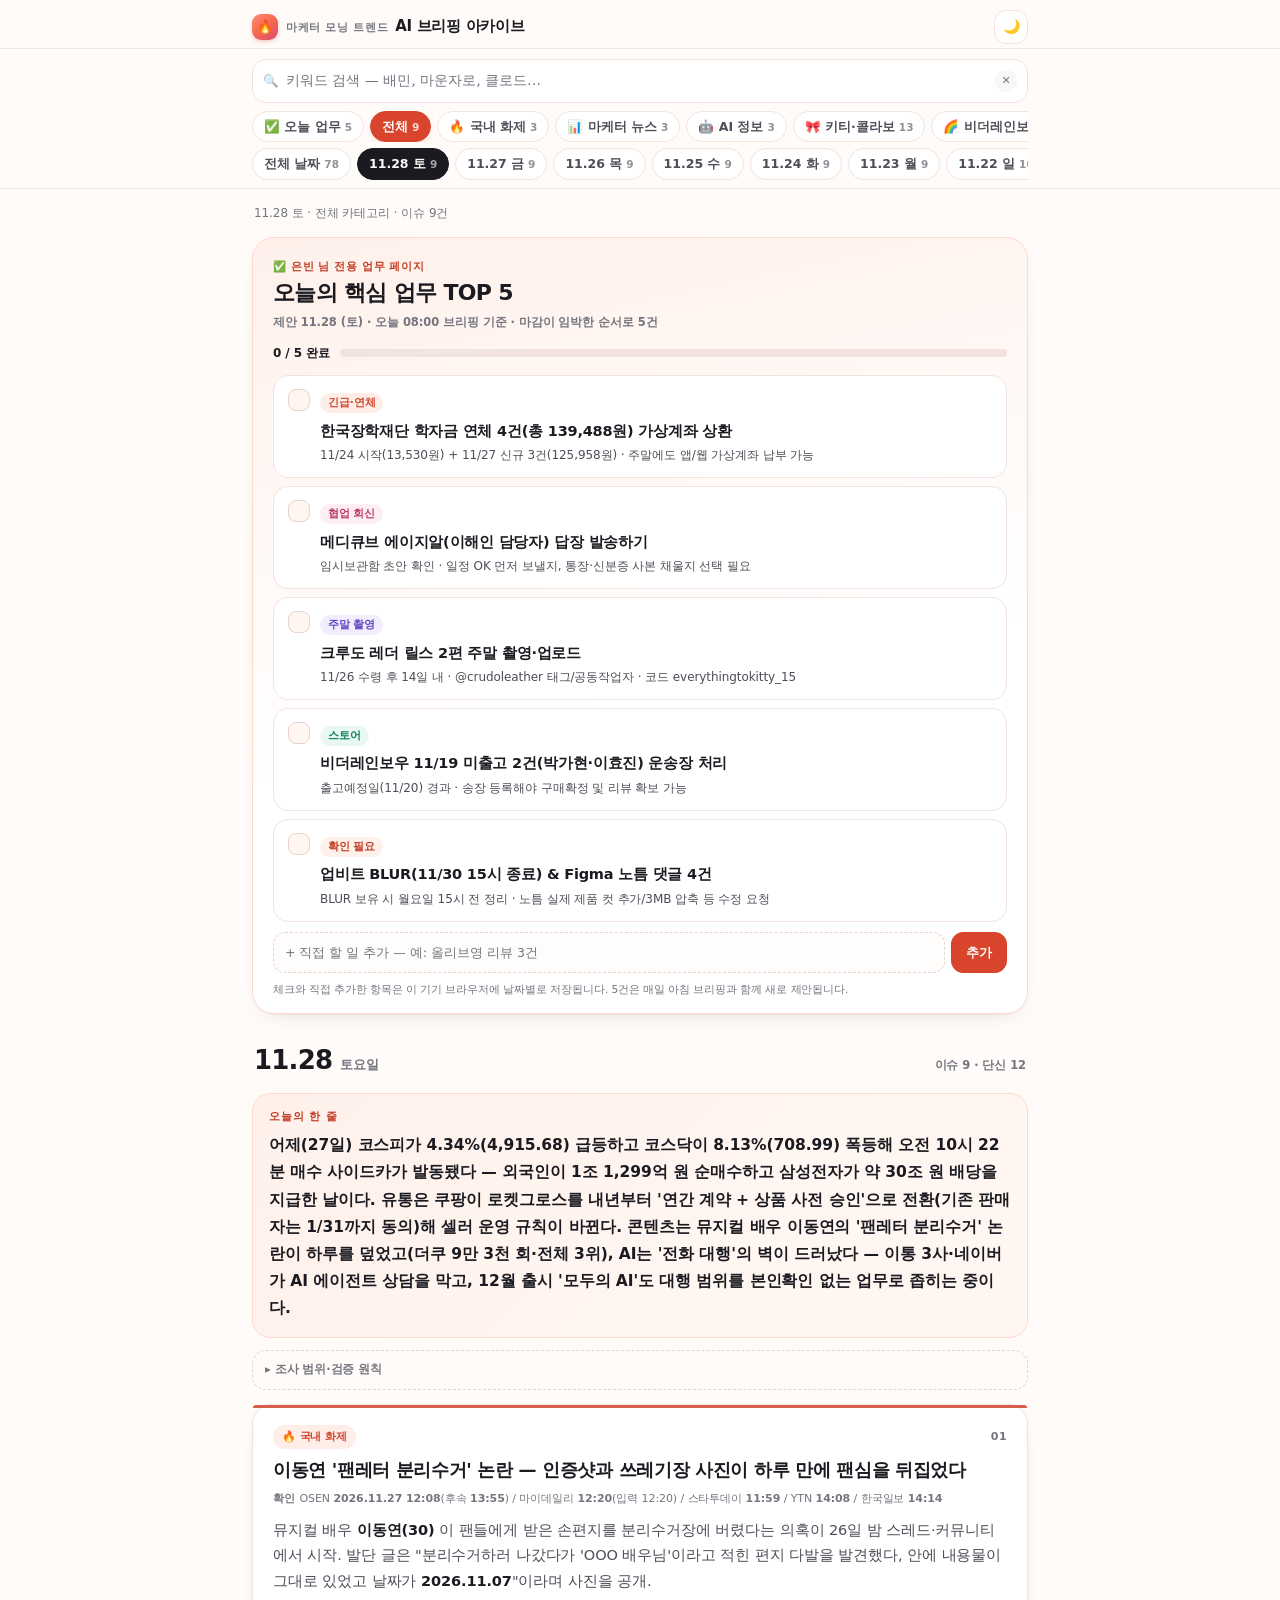
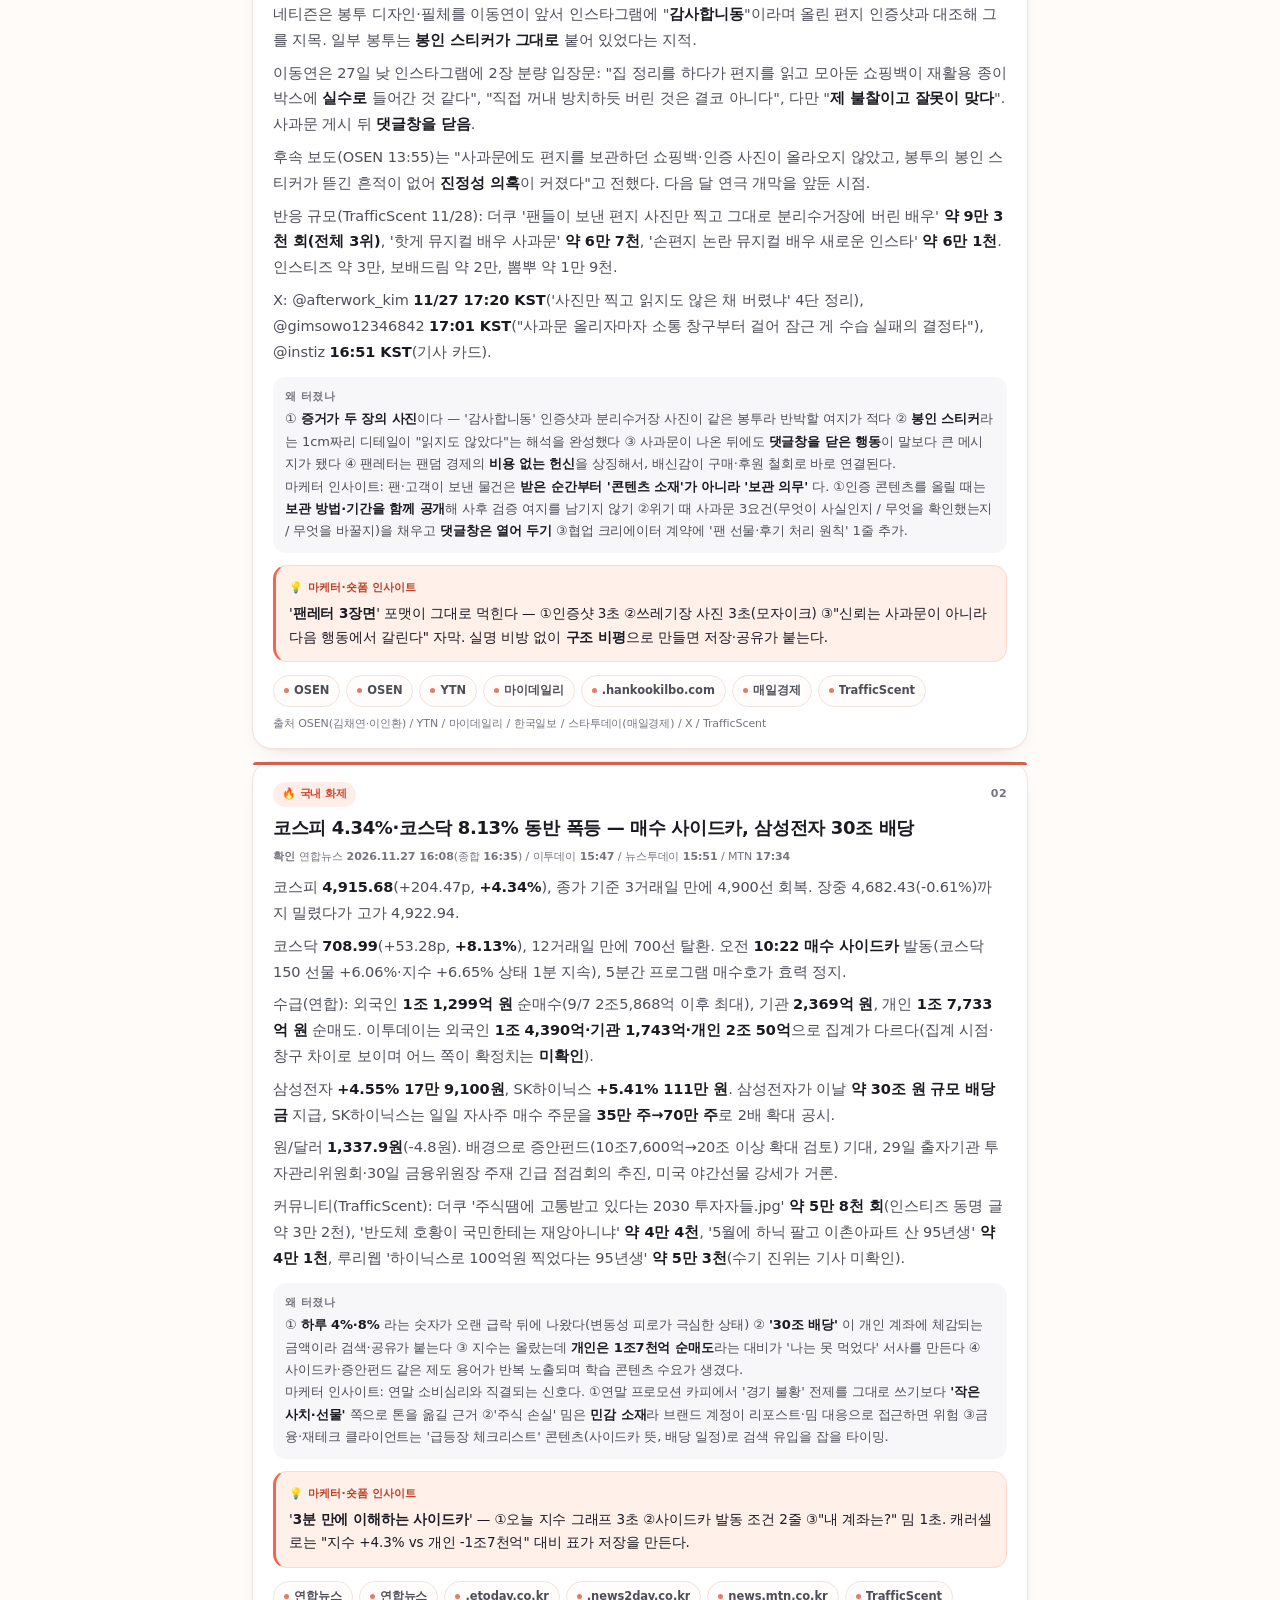
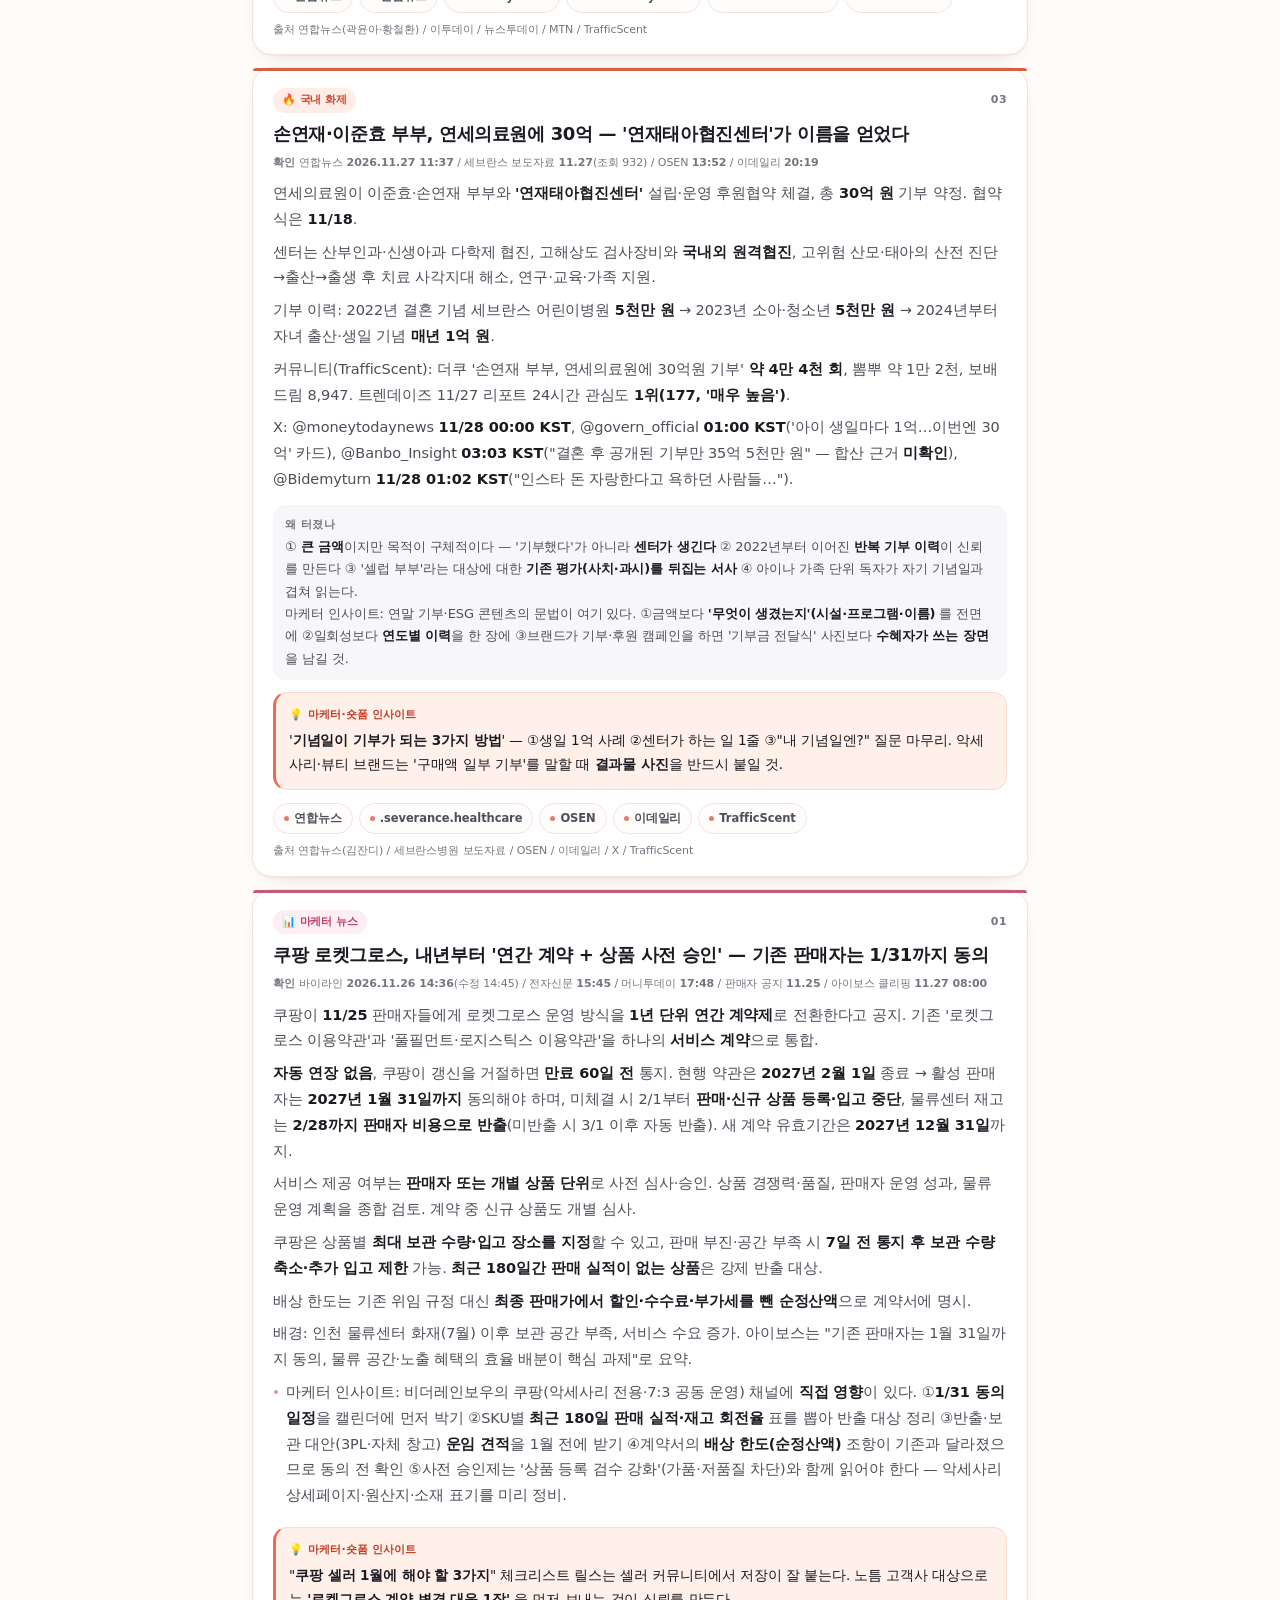
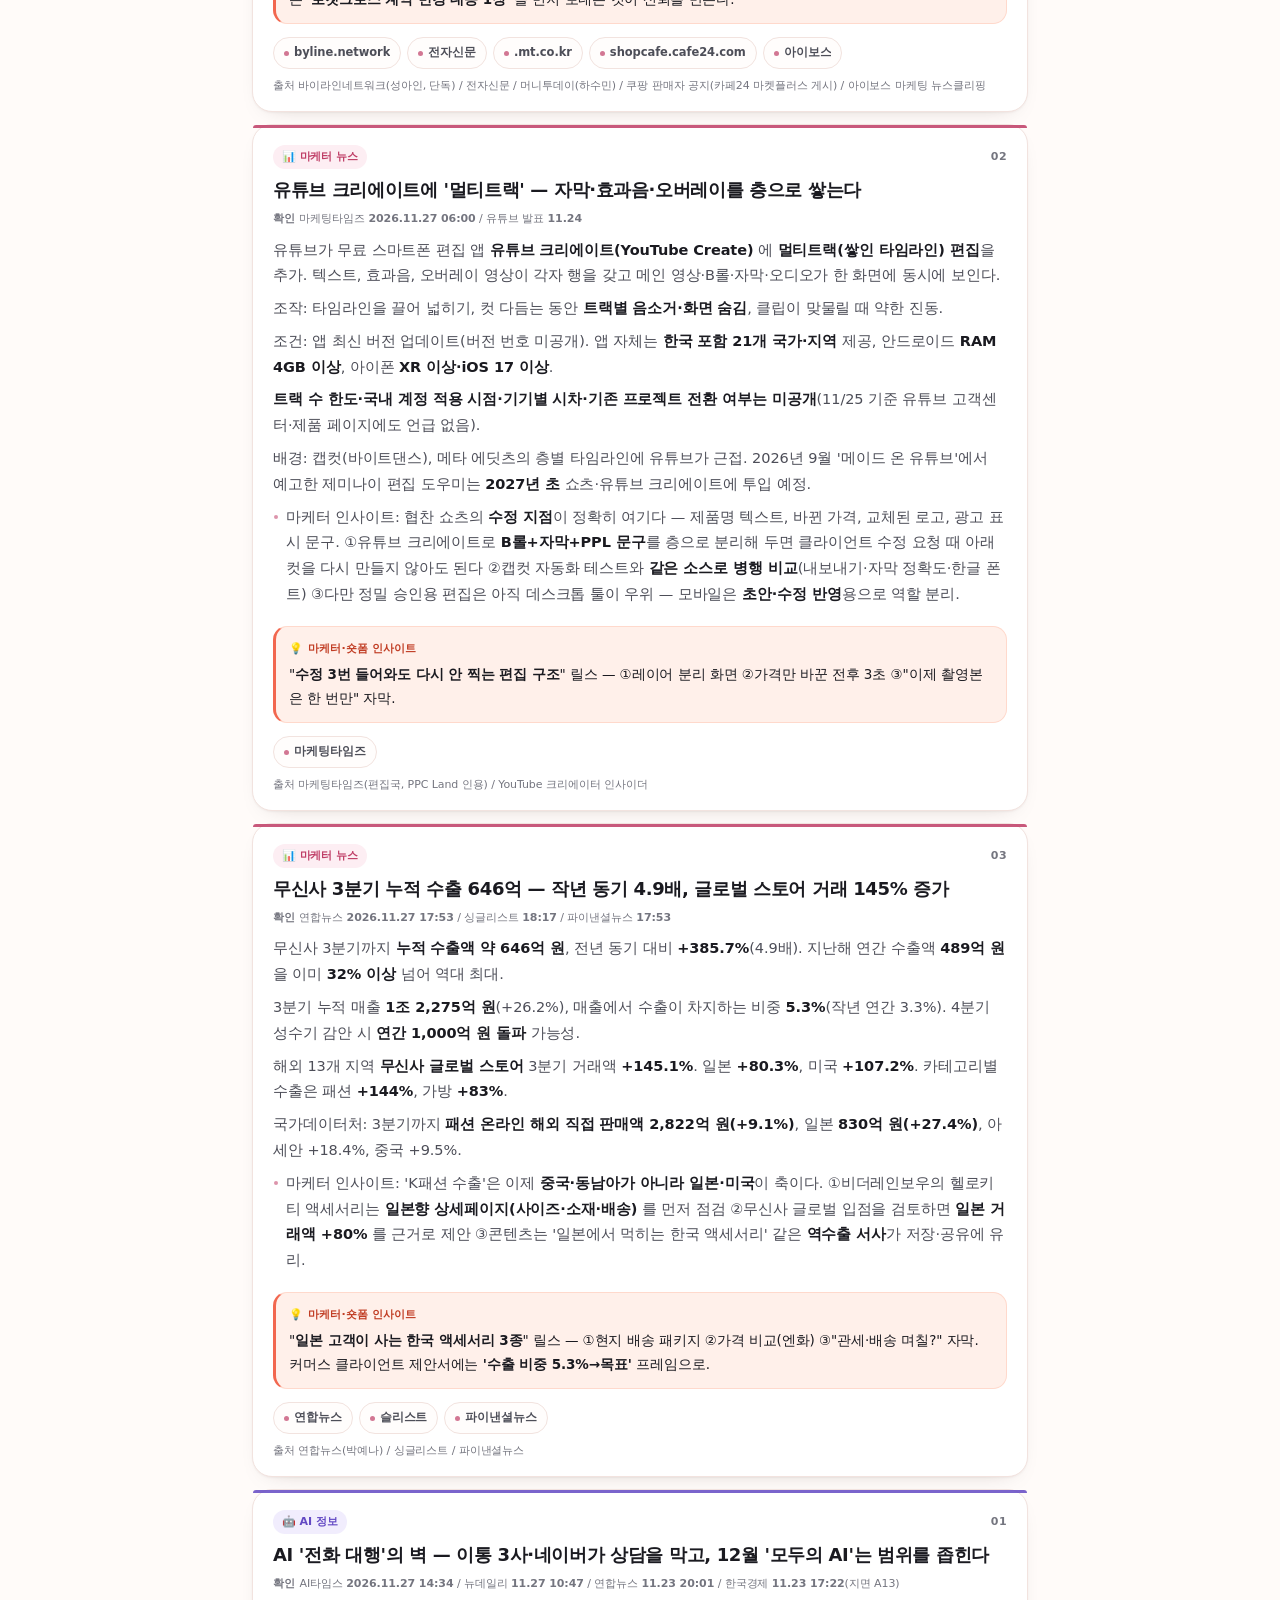
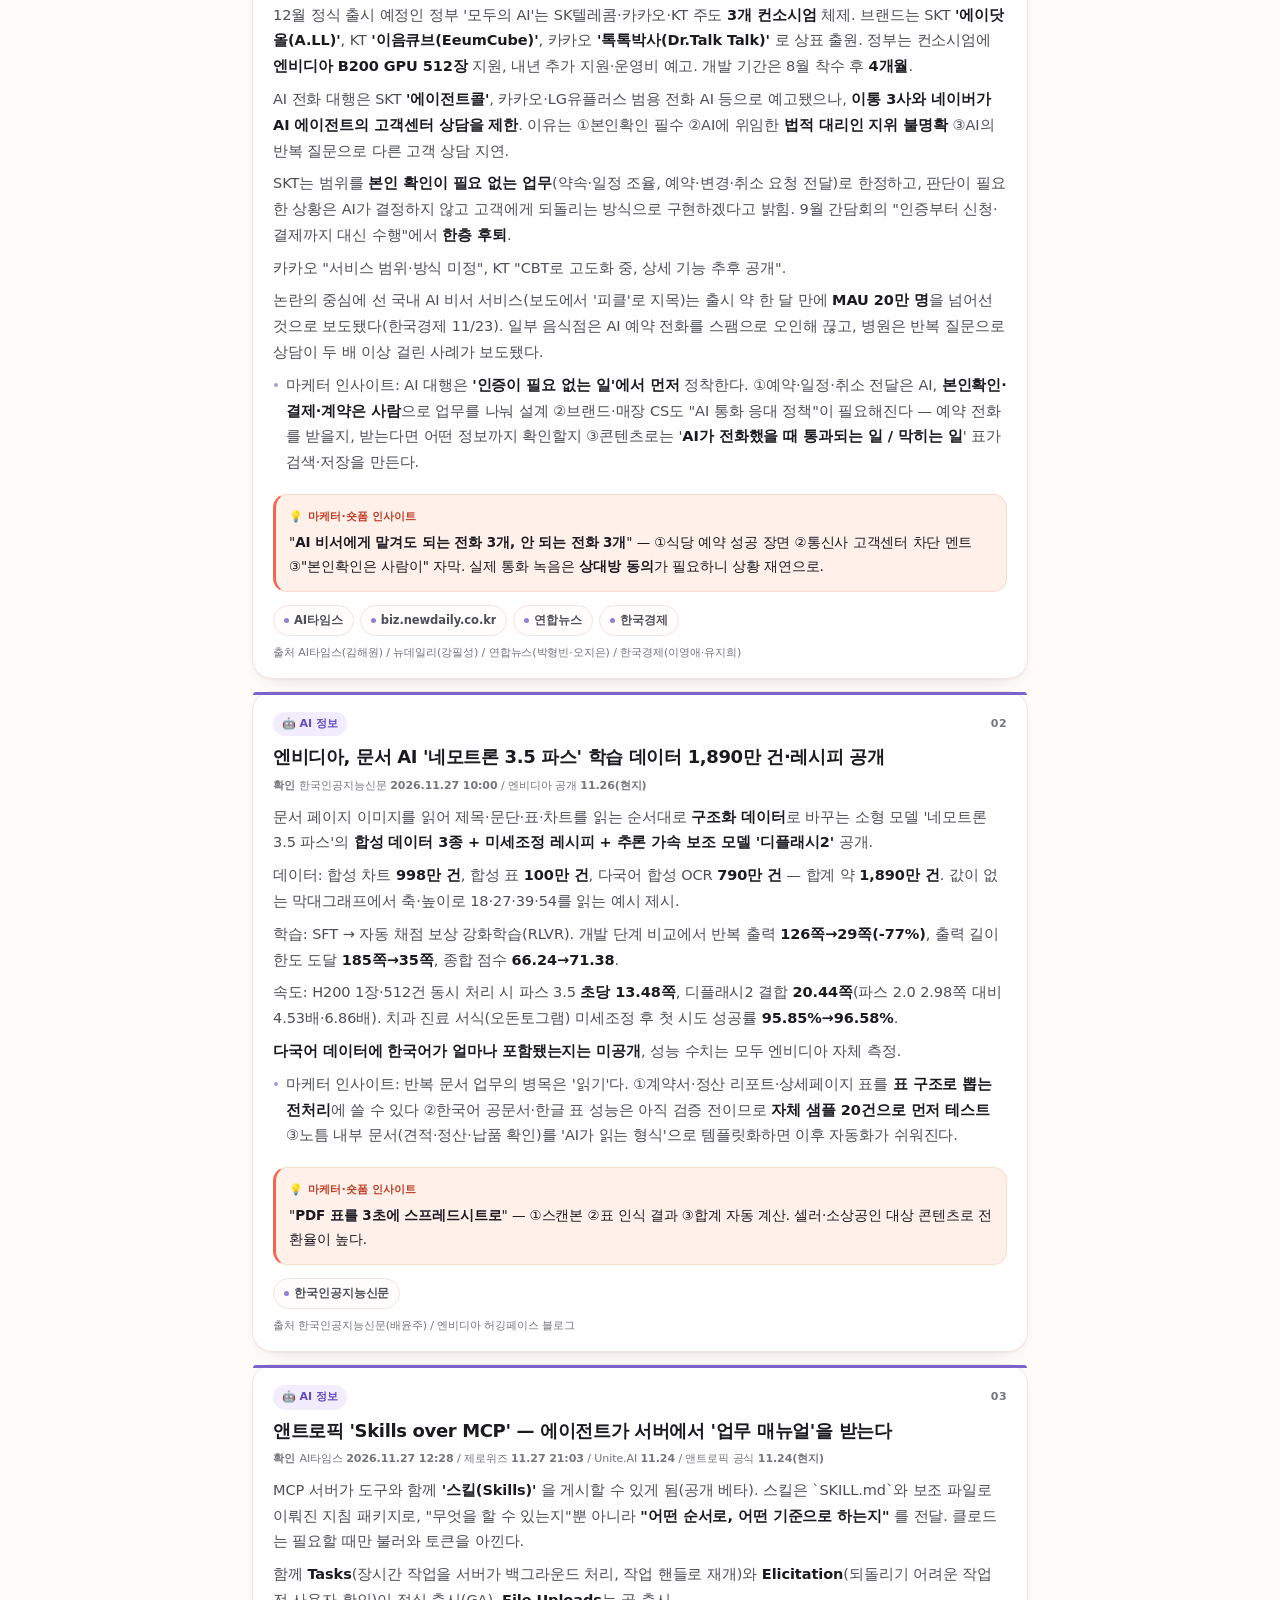
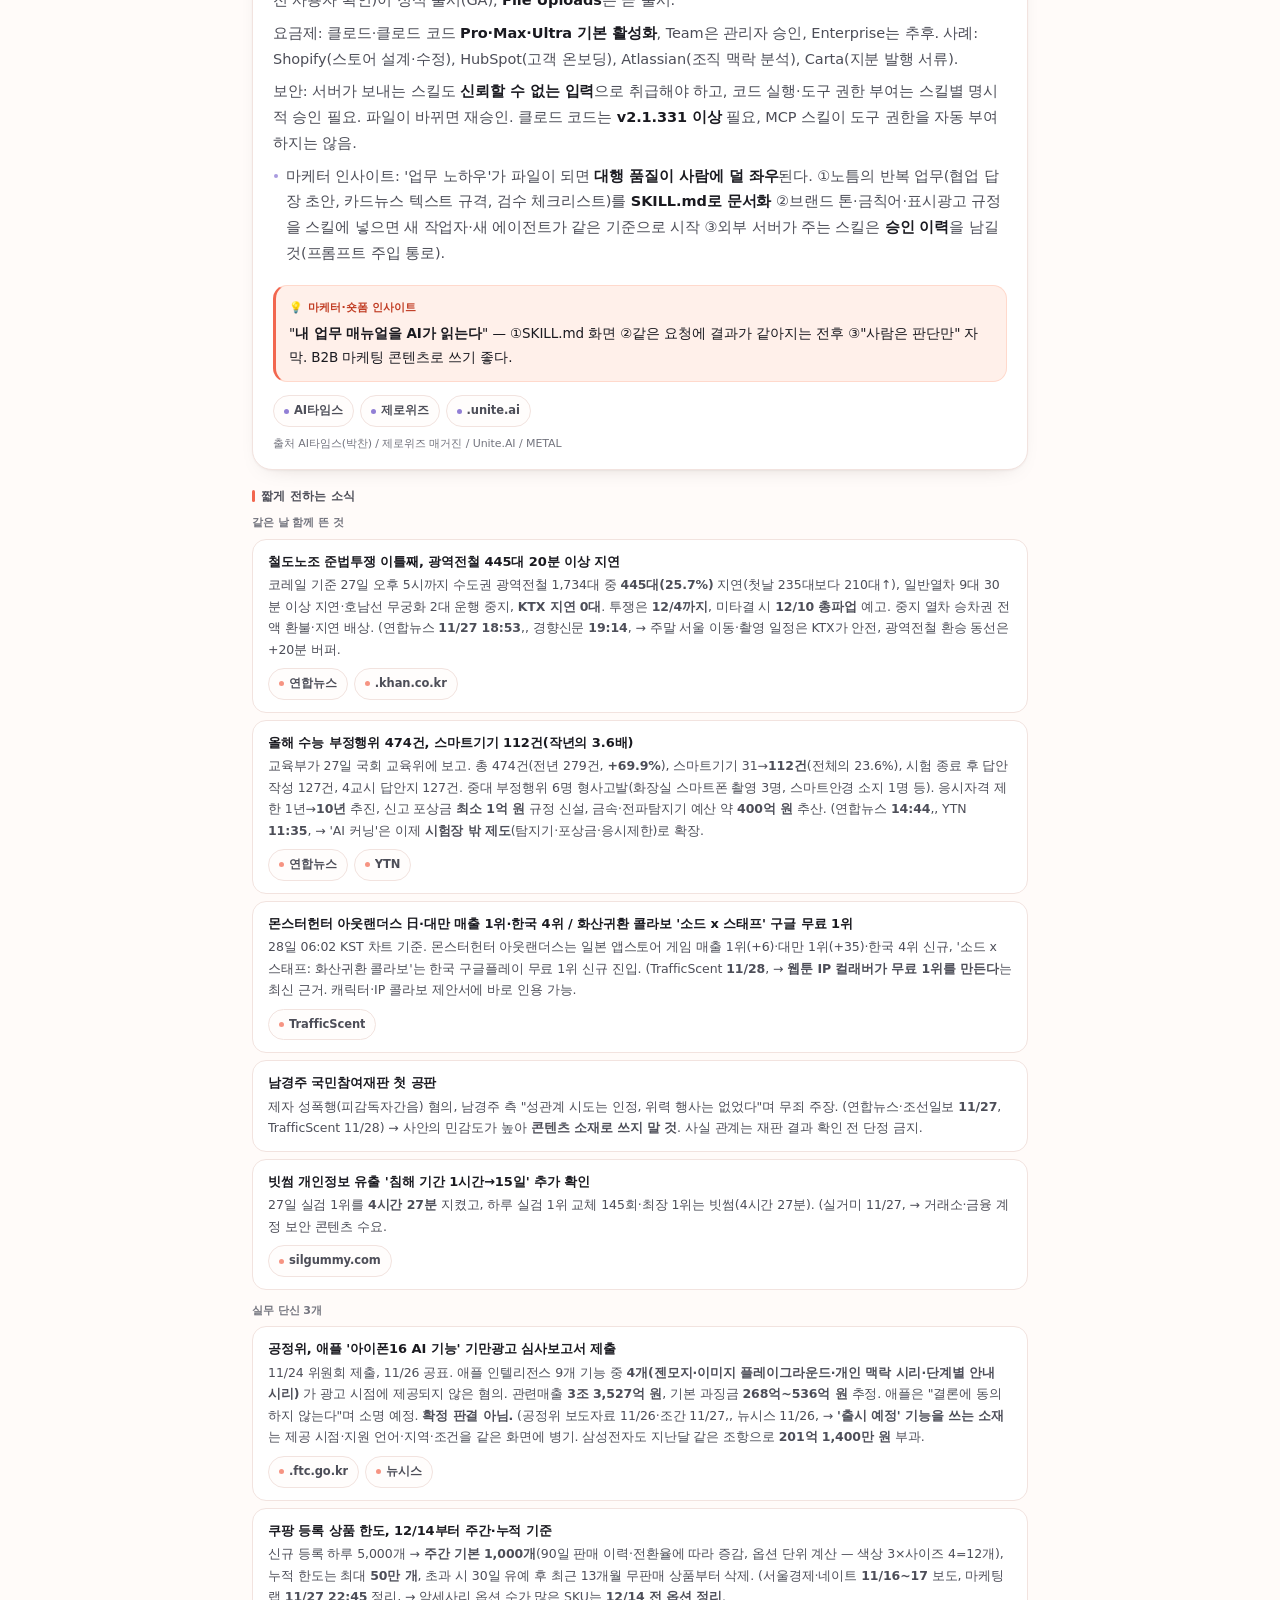
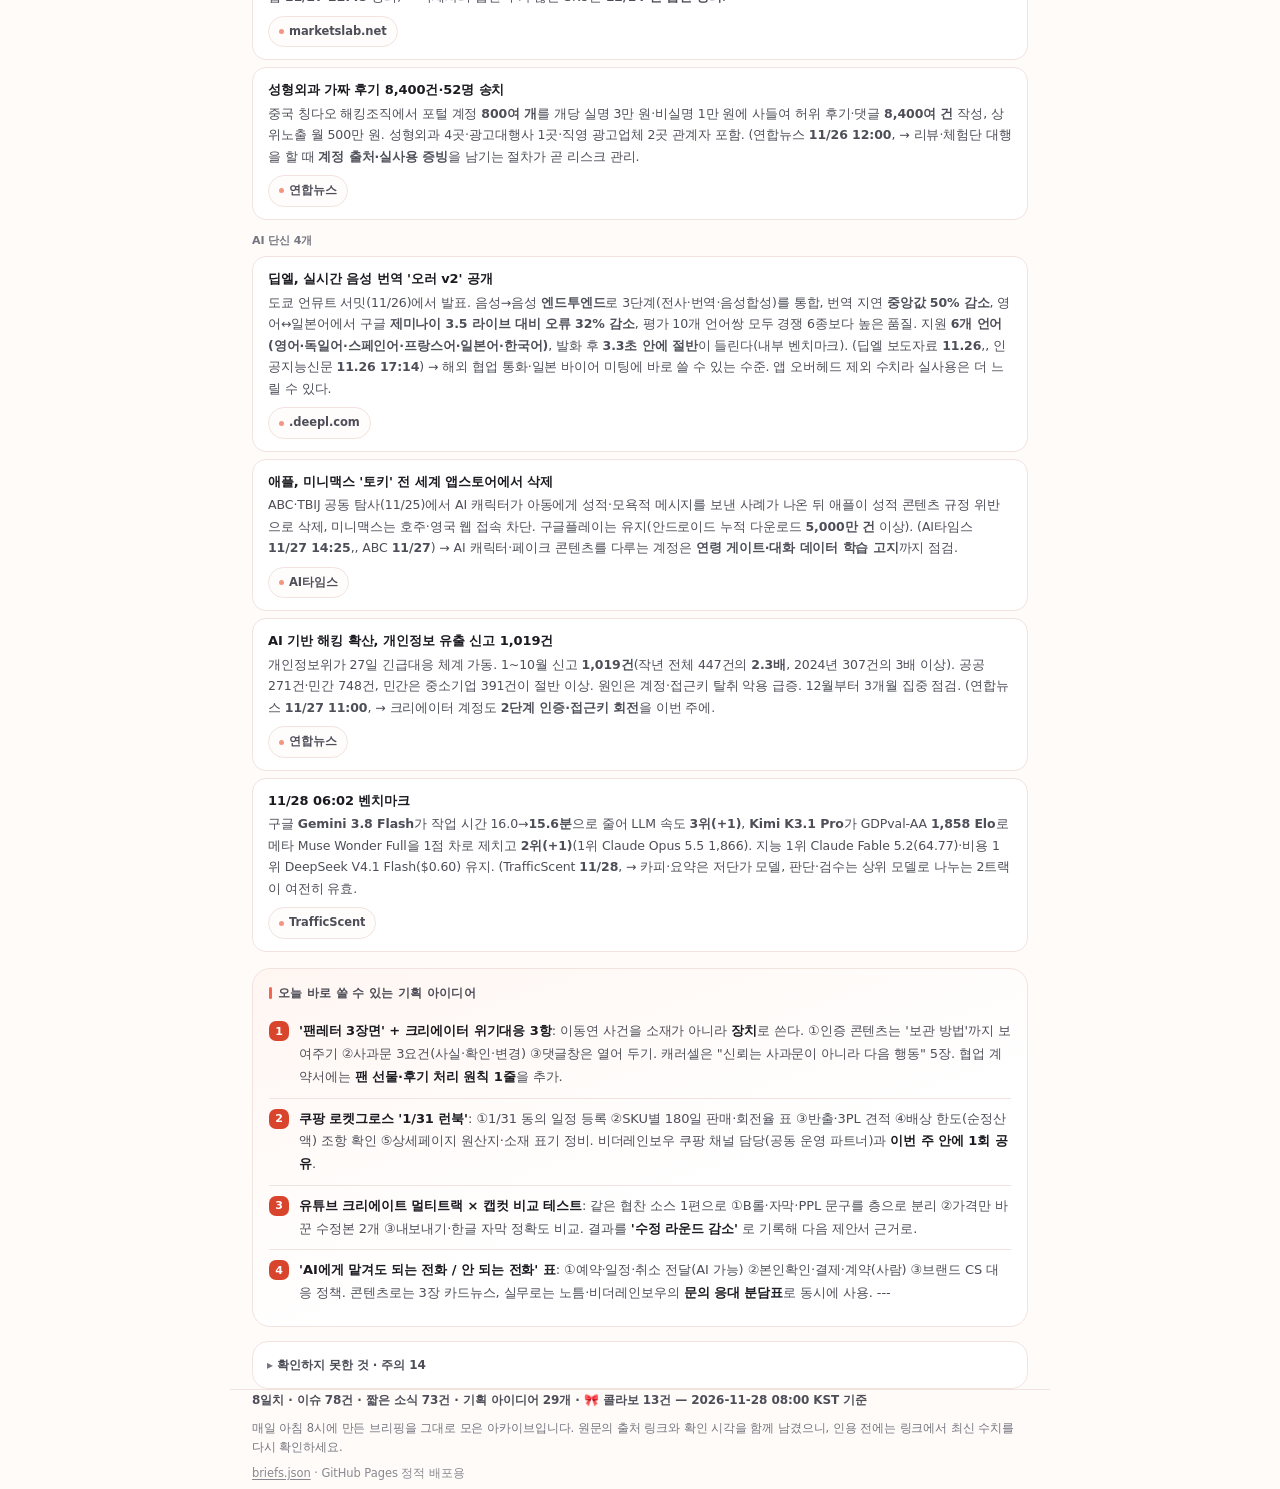
<file: index.html>
<!doctype html>
<html lang="ko" data-theme="light">
<head>
<meta charset="utf-8">
<meta name="viewport" content="width=device-width, initial-scale=1, viewport-fit=cover">
<meta name="color-scheme" content="light dark">
<meta name="theme-color" content="#FFFBF9">
<title>모닝 트렌드 브리핑 · 마케터 AI 브리핑 아카이브</title>
<meta name="description" content="매일 아침 8시, 국내 화제·마케터 뉴스·AI 정보를 한 장에 정리한 마케터 모닝 트렌드 브리핑 아카이브. 산리오(헬로키티) 콜라보 소식과 8대 캐릭터 콜라보 전체 사이트까지. 날짜·카테고리·키워드로 검색.">
<link rel="manifest" href="./manifest.webmanifest">
<link rel="icon" href="./assets/icon-192.png" sizes="192x192" type="image/png">
<link rel="apple-touch-icon" href="./assets/apple-touch-icon.png">
<meta name="apple-mobile-web-app-capable" content="yes">
<meta name="apple-mobile-web-app-status-bar-style" content="default">
<meta name="apple-mobile-web-app-title" content="모닝 브리핑">
<link rel="stylesheet" href="./styles.css?v=20261127a">
</head>
<body>
<a class="skip-link" href="#main">본문으로 바로 가기</a>

<header class="app-header" id="app-header">
  <div class="wrap header-inner">
    <div class="brand-row">
      <div class="brand">
        <span class="brand-mark" aria-hidden="true">🔥</span>
        <div class="brand-text">
          <p class="brand-kicker">마케터 모닝 트렌드</p>
          <p class="brand-title">AI 브리핑 아카이브</p>
        </div>
      </div>
      <button type="button" class="icon-btn" id="theme-toggle" aria-label="다크 모드로 전환">
        <span aria-hidden="true">🌙</span>
      </button>
    </div>
  </div>
</header>

<div class="filter-bar" id="filter-bar">
  <div class="wrap">
    <form class="search" id="search-form" role="search">
      <span class="search-icon" aria-hidden="true">🔍</span>
      <label class="visually-hidden" for="search-input">브리핑 키워드 검색</label>
      <input
        type="search"
        id="search-input"
        name="q"
        placeholder="키워드 검색 — 배민, 마운자로, 클로드…"
        autocomplete="off"
        autocapitalize="off"
        spellcheck="false"
        enterkeyhint="search">
      <button type="button" class="search-clear" id="search-clear" aria-label="검색어 지우기" hidden>✕</button>
    </form>

    <nav class="tabs" id="tabs" aria-label="카테고리 필터"></nav>
    <nav class="dates" id="dates" aria-label="날짜 선택"></nav>
  </div>
</div>

<main id="main" class="wrap" tabindex="-1">
  <p class="status" id="status" role="status" aria-live="polite"></p>
  <div id="results"></div>
</main>

<footer class="app-footer wrap">
  <p class="footer-meta" id="footer-meta">불러오는 중…</p>
  <p class="footer-note">
    매일 아침 8시에 만든 브리핑을 그대로 모은 아카이브입니다. 원문의 출처 링크와 확인 시각을 함께 남겼으니,
    인용 전에는 링크에서 최신 수치를 다시 확인하세요.
  </p>
  <p class="footer-note footer-note--dim">
    <a href="./data/briefs.json">briefs.json</a> · GitHub Pages 정적 배포용
  </p>
</footer>

<!-- file:// 로 열 때 fetch가 막히는 경우를 위한 오프라인 사본 (build_briefs.py가 생성) -->
<script src="./data/briefs.js" defer></script>
<script src="./app.js?v=20261127a" defer></script>
</body>
</html>
</file>
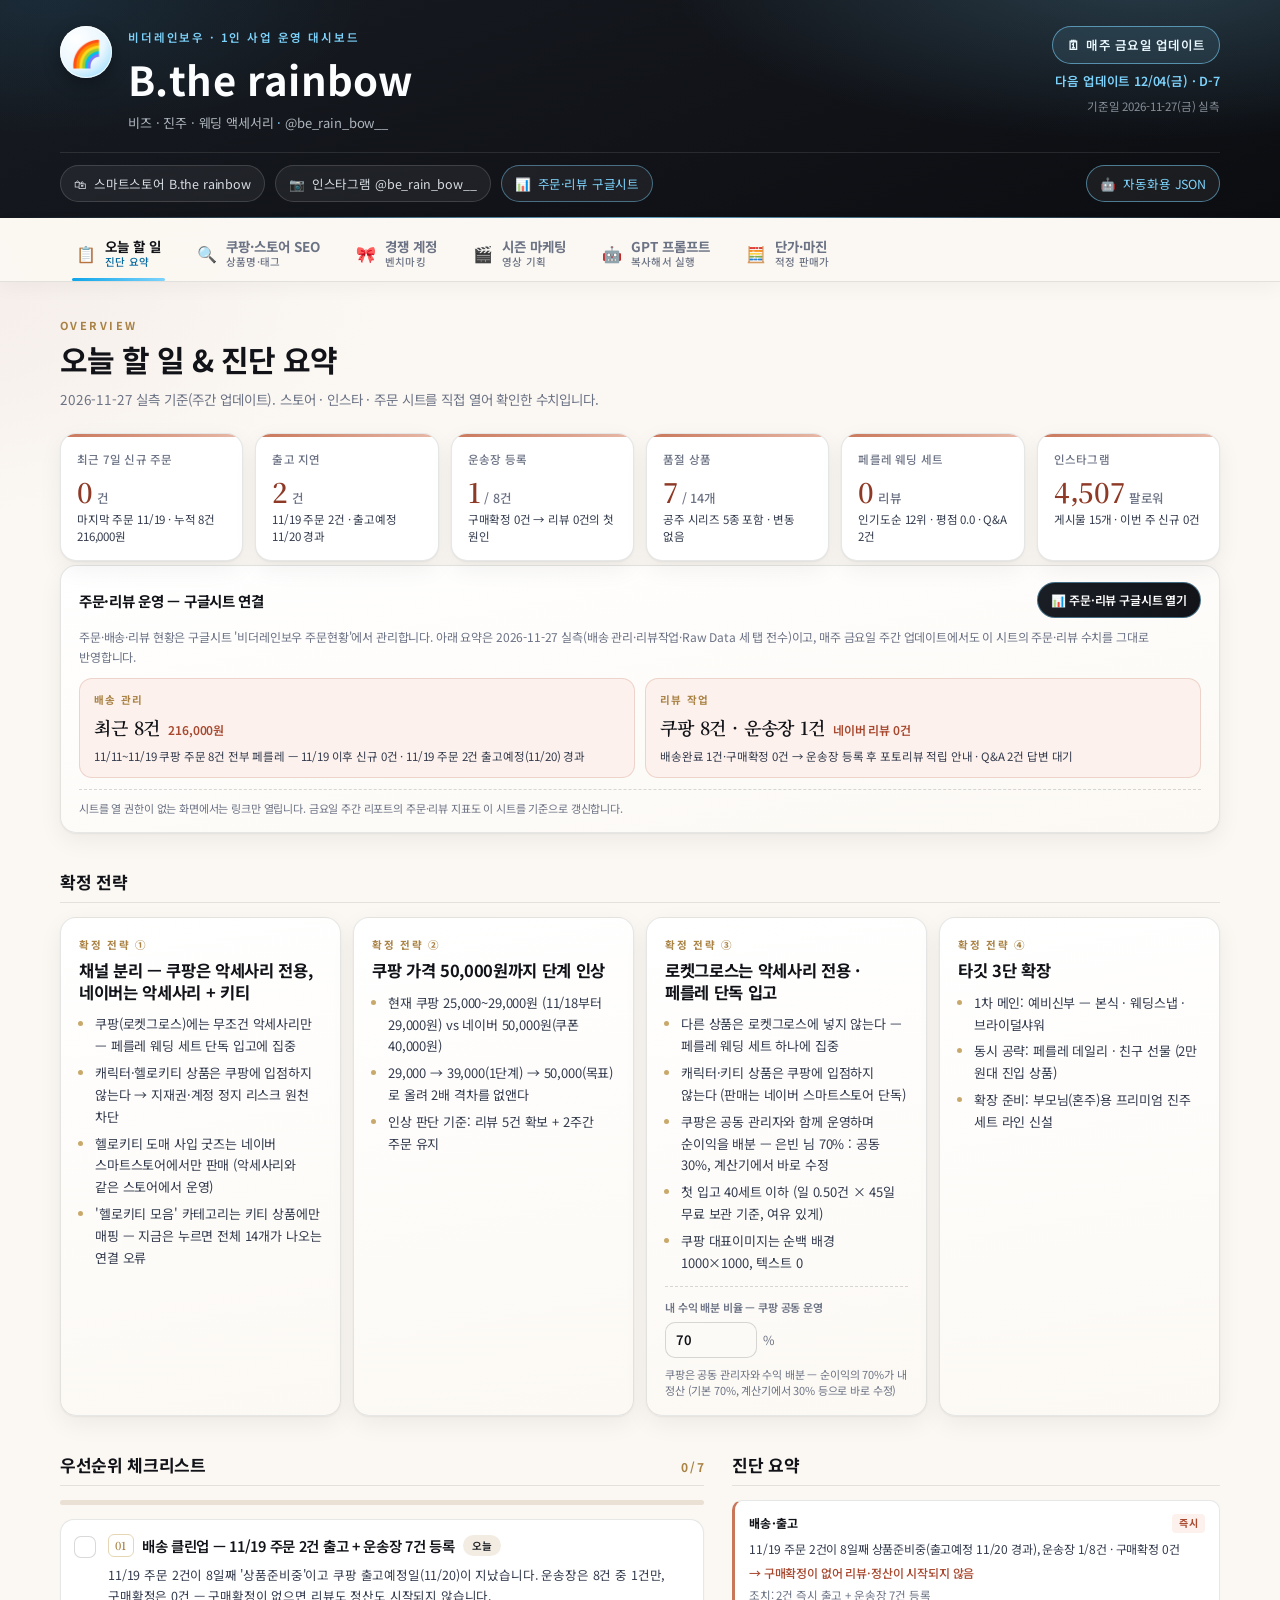
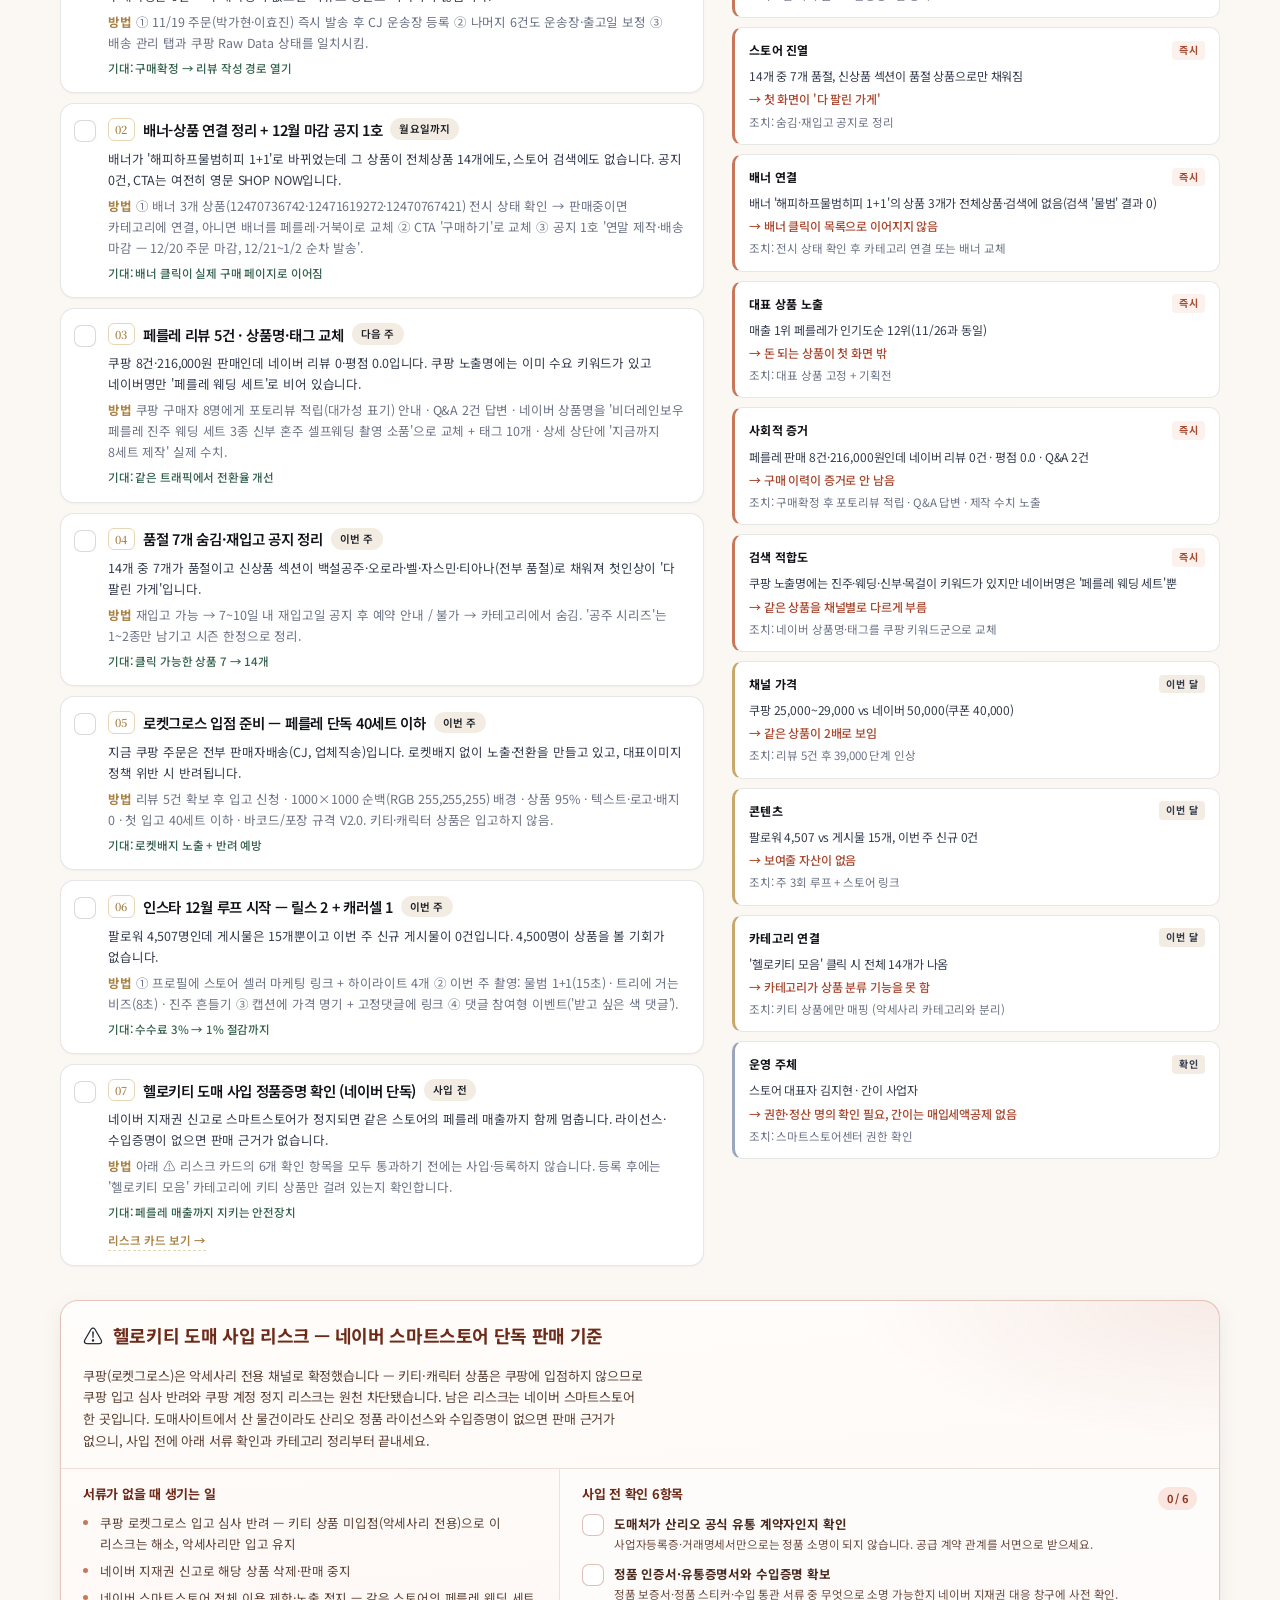
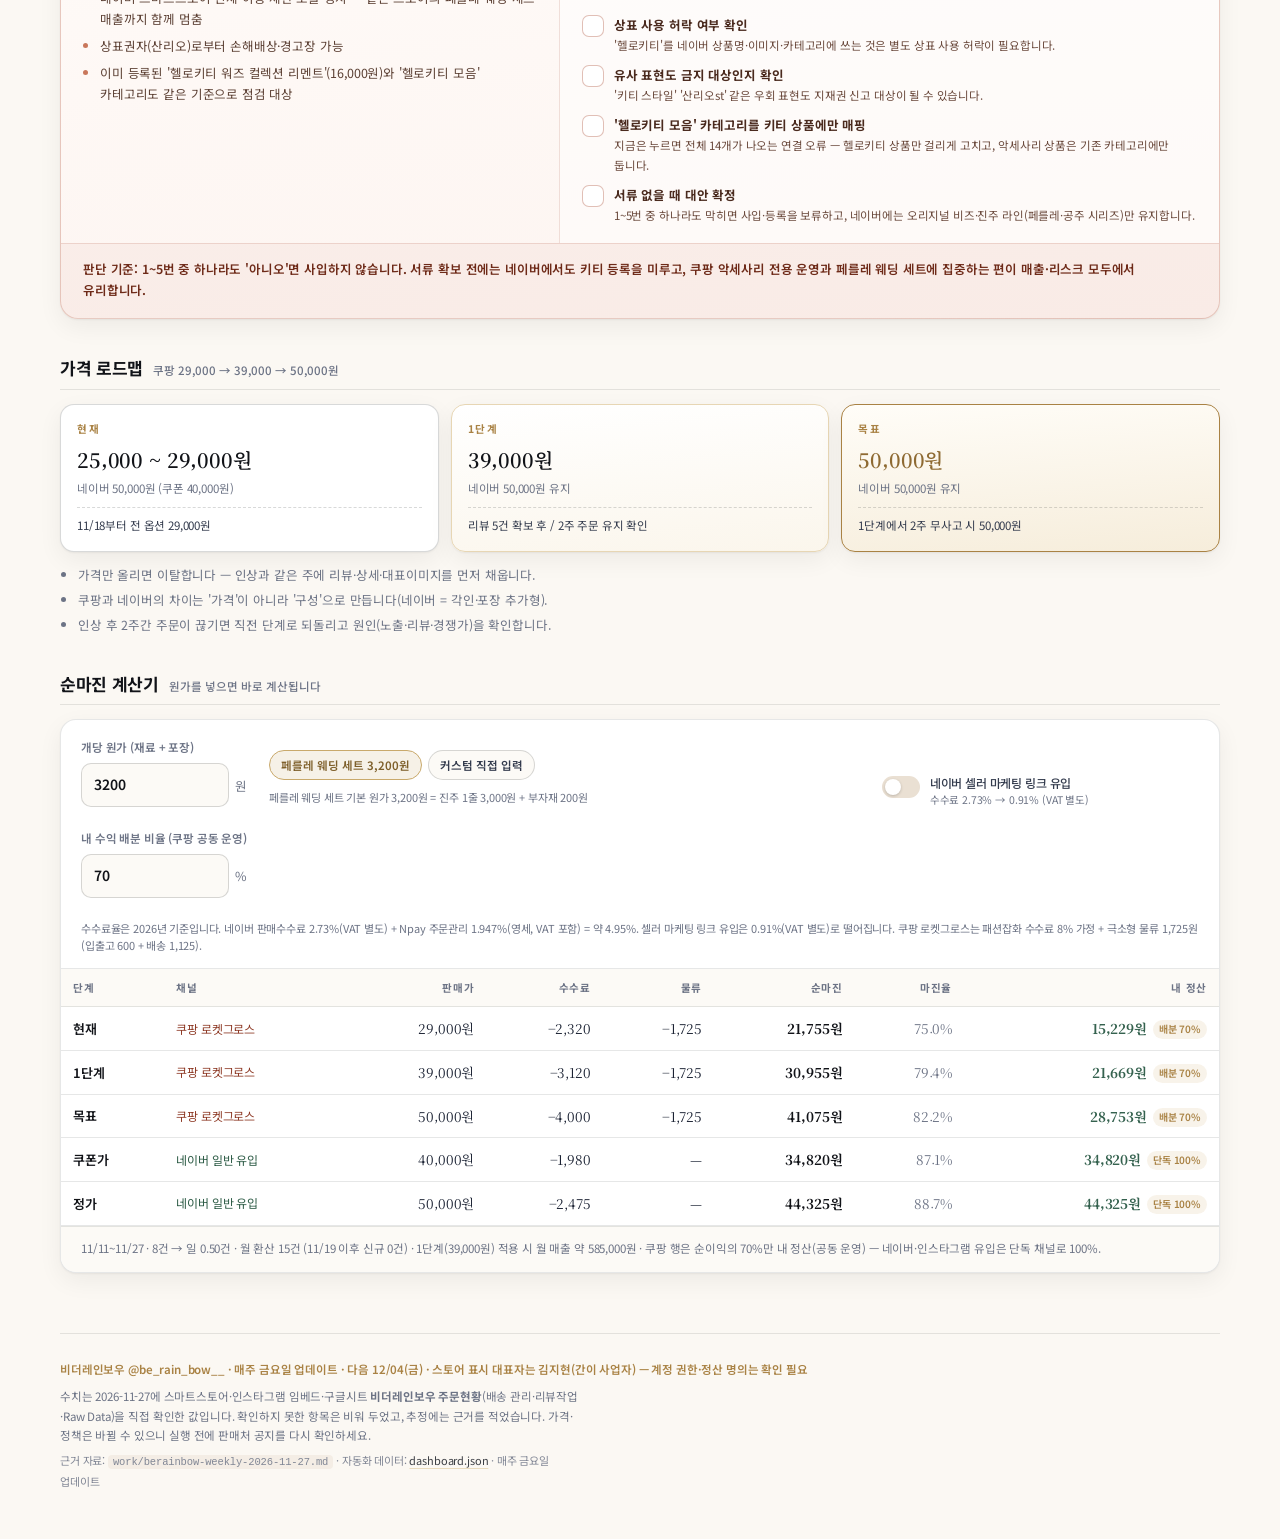
<file: berainbow/index.html>
<!doctype html>
<html lang="ko">
<head>
<meta charset="utf-8">
<meta name="viewport" content="width=device-width, initial-scale=1, viewport-fit=cover">
<meta name="color-scheme" content="light">
<meta name="theme-color" content="#111318">
<title>🌈 비더레인보우 사업 대시보드 · B.the rainbow</title>
<meta name="description" content="비더레인보우(@be_rain_bow__) 1인 사업자 운영·마케팅 대시보드 — 품절·리뷰·가격 진단, 쿠팡 로켓그로스·스마트스토어 SEO, 경쟁 계정 벤치마킹, 시즌 마케팅과 릴스 콘티, GPT 자동화 프롬프트. 매주 금요일 업데이트.">
<link rel="manifest" href="./manifest.webmanifest">
<link rel="icon" href="data:image/svg+xml,%3Csvg xmlns='http://www.w3.org/2000/svg' viewBox='0 0 100 100'%3E%3Ctext y='.9em' font-size='88'%3E%F0%9F%8C%88%3C/text%3E%3C/svg%3E">
<link rel="preconnect" href="https://fonts.googleapis.com">
<link rel="preconnect" href="https://fonts.gstatic.com" crossorigin>
<link rel="stylesheet" href="https://fonts.googleapis.com/css2?family=Noto+Serif+KR:wght@500;600;700&family=Noto+Sans+KR:wght@400;500;700&display=swap">
<link rel="stylesheet" href="./styles.css?v=1795738537">
</head>
<body>
<a class="skip-link" href="#main">본문으로 바로 가기</a>

<header class="app-header">
  <div class="wrap header-inner">
    <div class="brand">
      <span class="brand-mark" aria-hidden="true">🌈</span>
      <div class="brand-text">
        <p class="brand-kicker">비더레인보우 · 1인 사업 운영 대시보드</p>
        <h1 class="brand-title">B.the rainbow</h1>
        <p class="brand-sub">비즈 · 진주 · 웨딩 액세서리 <span class="dot">·</span> @be_rain_bow__</p>
      </div>
    </div>
    <div class="header-meta">
      <p class="badge-update" id="update-badge"><span aria-hidden="true">🗓</span> 매주 금요일 업데이트</p>
      <p class="next-update" id="next-update">다음 업데이트 확인 중…</p>
      <p class="asof" id="asof">기준일 확인 중…</p>
    </div>
  </div>
  <div class="wrap header-links">
    <a class="hlink" href="https://smartstore.naver.com/btherainbow" target="_blank" rel="noopener">
      <span aria-hidden="true">🛍</span> 스마트스토어 B.the rainbow
    </a>
    <a class="hlink" href="https://www.instagram.com/be_rain_bow__/" target="_blank" rel="noopener">
      <span aria-hidden="true">📷</span> 인스타그램 @be_rain_bow__
    </a>
    <a class="hlink hlink--sheet" id="sheet-link" href="https://docs.google.com/spreadsheets/d/1Gqdr0oy4apwlCrFj9Q3CQZgfEgEeyhQhc_QTUsbcyGc/edit" target="_blank" rel="noopener">
      <span aria-hidden="true">📊</span> 주문·리뷰 구글시트
    </a>
    <a class="hlink hlink--json" id="json-link" href="./data/dashboard.json">
      <span aria-hidden="true">🤖</span> 자동화용 JSON
    </a>
  </div>
</header>

<nav class="tab-bar" id="tab-bar" aria-label="대시보드 섹션">
  <div class="wrap tab-scroll" role="tablist" aria-label="섹션 선택">
    <button class="tab is-active" id="tab-today" role="tab" data-tab="today" aria-selected="true" aria-controls="panel-today">
      <span class="tab-ico" aria-hidden="true">📋</span><span class="tab-label">오늘 할 일<span class="tab-sub">진단 요약</span></span>
    </button>
    <button class="tab" id="tab-seo" role="tab" data-tab="seo" aria-selected="false" aria-controls="panel-seo" tabindex="-1">
      <span class="tab-ico" aria-hidden="true">🔍</span><span class="tab-label">쿠팡·스토어 SEO<span class="tab-sub">상품명·태그</span></span>
    </button>
    <button class="tab" id="tab-bench" role="tab" data-tab="bench" aria-selected="false" aria-controls="panel-bench" tabindex="-1">
      <span class="tab-ico" aria-hidden="true">🎀</span><span class="tab-label">경쟁 계정<span class="tab-sub">벤치마킹</span></span>
    </button>
    <button class="tab" id="tab-season" role="tab" data-tab="season" aria-selected="false" aria-controls="panel-season" tabindex="-1">
      <span class="tab-ico" aria-hidden="true">🎬</span><span class="tab-label">시즌 마케팅<span class="tab-sub">영상 기획</span></span>
    </button>
    <button class="tab" id="tab-gpt" role="tab" data-tab="gpt" aria-selected="false" aria-controls="panel-gpt" tabindex="-1">
      <span class="tab-ico" aria-hidden="true">🤖</span><span class="tab-label">GPT 프롬프트<span class="tab-sub">복사해서 실행</span></span>
    </button>
    <button class="tab" id="tab-calc" role="tab" data-tab="calc" aria-selected="false" aria-controls="panel-calc" tabindex="-1">
      <span class="tab-ico" aria-hidden="true">🧮</span><span class="tab-label">단가·마진<span class="tab-sub">적정 판매가</span></span>
    </button>
  </div>
</nav>

<main id="main" class="wrap" tabindex="-1">
  <p class="status visually-hidden" id="status" role="status" aria-live="polite"></p>

  <!-- 1. 오늘 할 일 & 진단 요약 -->
  <section class="panel" id="panel-today" role="tabpanel" aria-labelledby="tab-today" data-panel="today">
    <div class="section-head">
      <p class="eyebrow">Overview</p>
      <h2 class="section-title">오늘 할 일 &amp; 진단 요약</h2>
      <p class="section-lead">2026-11-27 실측 기준(주간 업데이트). 스토어 · 인스타 · 주문 시트를 직접 열어 확인한 수치입니다.</p>
    </div>

    <div class="kpi-grid" id="kpi-grid"></div>

    <div class="ops-card" id="ops-card"></div>

    <h3 class="sub-title">확정 전략</h3>
    <div class="strategy-grid" id="strategy-grid"></div>

    <div class="two-col">
      <div>
        <h3 class="sub-title">우선순위 체크리스트 <span class="progress-text" id="task-progress">0 / 6</span></h3>
        <div class="progress" aria-hidden="true"><span class="progress-bar" id="task-progress-bar"></span></div>
        <ol class="task-list" id="task-list"></ol>
      </div>
      <div>
        <h3 class="sub-title">진단 요약</h3>
        <div class="diag-list" id="diag-list"></div>
      </div>
    </div>

    <div class="risk-card" id="risk-card"></div>

    <h3 class="sub-title">가격 로드맵 <span class="hint">쿠팡 29,000 → 39,000 → 50,000원</span></h3>
    <div class="price-steps" id="price-steps"></div>
    <ul class="note-list" id="price-rules"></ul>

    <h3 class="sub-title">순마진 계산기 <span class="hint">원가를 넣으면 바로 계산됩니다</span></h3>
    <div class="calc" id="margin-calc">
      <div class="calc-controls">
        <label class="field" for="cost-input">
          <span class="field-label">개당 원가 (재료 + 포장)</span>
          <span class="field-inputwrap"><input type="number" id="cost-input" inputmode="numeric" min="0" step="100" placeholder="예: 3200" value=""> <span class="field-unit">원</span></span>
        </label>
        <div class="cost-presets" id="cost-presets" role="group" aria-label="원가 프리셋"></div>
        <label class="switch">
          <input type="checkbox" id="seller-link">
          <span class="switch-box" aria-hidden="true"></span>
          <span class="switch-text">네이버 셀러 마케팅 링크 유입<em>수수료 2.73% → 0.91% (VAT 별도)</em></span>
        </label>
        <label class="field" for="share-input">
          <span class="field-label">내 수익 배분 비율 (쿠팡 공동 운영)</span>
          <span class="field-inputwrap"><input type="number" id="share-input" inputmode="numeric" min="0" max="100" step="5" value="70"> <span class="field-unit">%</span></span>
        </label>
        <p class="calc-note" id="margin-note"></p>
      </div>
      <div class="table-wrap">
        <table class="margin-table" id="margin-table">
          <caption class="visually-hidden">채널·가격별 순마진과 내 수령 정산액</caption>
          <thead>
            <tr><th scope="col">단계</th><th scope="col">채널</th><th scope="col" class="num">판매가</th><th scope="col" class="num">수수료</th><th scope="col" class="num">물류</th><th scope="col" class="num">순마진</th><th scope="col" class="num">마진율</th><th scope="col" class="num">내 정산</th></tr>
          </thead>
          <tbody id="margin-body"></tbody>
        </table>
      </div>
      <p class="calc-foot" id="margin-foot"></p>
    </div>
  </section>

  <!-- 2. 쿠팡·스마트스토어 SEO -->
  <section class="panel" id="panel-seo" role="tabpanel" aria-labelledby="tab-seo" data-panel="seo" hidden>
    <div class="section-head">
      <p class="eyebrow">Search &amp; Listing</p>
      <h2 class="section-title">쿠팡(로켓) · 스마트스토어 SEO</h2>
      <p class="section-lead" id="seo-lead"></p>
    </div>

    <h3 class="sub-title">페를레 웨딩 세트 상품명 <span class="hint">복사해서 그대로 붙여넣기</span></h3>
    <div class="name-list" id="name-list"></div>
    <div class="twocol-mini">
      <div class="card soft">
        <h4 class="card-title">상품명에서 빼야 할 것</h4>
        <ul class="dash-list" id="name-avoid"></ul>
      </div>
      <div class="card soft" id="tag-card">
        <h4 class="card-title">태그</h4>
        <div id="tag-sets"></div>
      </div>
    </div>

    <h3 class="sub-title">쿠팡 대표이미지 정책</h3>
    <div class="card policy" id="thumb-card"></div>

    <h3 class="sub-title">배너 CTA 개선안 <span class="hint">현재 영문 SHOP NOW → 한글</span></h3>
    <div class="banner-grid" id="banner-grid"></div>
    <p class="note-line" id="banner-note"></p>

    <h3 class="sub-title">등록·운영 체크리스트</h3>
    <ul class="check-list" id="seo-checklist"></ul>

    <aside class="inline-warn">
      <strong>⚠️ 헬로키티 상품은 쿠팡에 올리지 않습니다</strong>
      <p>쿠팡(로켓그로스)은 악세사리 전용 채널입니다 — 키티 도매 굿즈는 네이버 스마트스토어에서만 판매하고, 등록 전에 정품 라이선스·수입증명 서류와 '헬로키티 모음' 카테고리 매핑을 확인하세요. <button type="button" class="linkish" data-goto="today" data-goto-anchor="risk-card">리스크 카드에서 확인 →</button></p>
    </aside>
  </section>

  <!-- 3. 경쟁 계정 & 벤치마킹 -->
  <section class="panel" id="panel-bench" role="tabpanel" aria-labelledby="tab-bench" data-panel="bench" hidden>
    <div class="section-head">
      <p class="eyebrow">Benchmark</p>
      <h2 class="section-title">경쟁 계정 &amp; 벤치마킹</h2>
      <p class="section-lead">국내 1인 핸드메이드 비즈·진주·웨딩 악세사리 7곳. 규모는 인스타 임베드 실측값입니다.</p>
    </div>
    <div class="bench-grid" id="bench-grid"></div>
    <h3 class="sub-title">공통 성공 공식 4</h3>
    <div class="rule-grid" id="rule-grid"></div>
  </section>

  <!-- 4. 시즌별 마케팅 & 영상 기획 -->
  <section class="panel" id="panel-season" role="tabpanel" aria-labelledby="tab-season" data-panel="season" hidden>
    <div class="section-head">
      <p class="eyebrow">Season Roadmap</p>
      <h2 class="section-title">시즌별 마케팅 &amp; 영상 기획</h2>
      <p class="section-lead">2026년 12월 → 2027년 5월. 시즌마다 상품·콘텐츠·마감일을 함께 움직입니다.</p>
    </div>
    <div class="season-list" id="season-list"></div>
    <h3 class="sub-title">릴스 30초 콘티 3종</h3>
    <div class="reel-list" id="reel-list"></div>
  </section>

  <!-- 5. GPT 자동화 프롬프트 허브 -->
  <section class="panel" id="panel-gpt" role="tabpanel" aria-labelledby="tab-gpt" data-panel="gpt" hidden>
    <div class="section-head">
      <p class="eyebrow">Automation</p>
      <h2 class="section-title">GPT 자동화 프롬프트 허브</h2>
      <p class="section-lead">사실(가격·구성·기간)을 먼저 주고 문장만 만들게 합니다. 제품을 고르면 아래 4개 프롬프트가 그 제품으로 바뀝니다.</p>
    </div>

    <p class="prompt-weekly" id="prompt-weekly"><span aria-hidden="true">🗓</span> 매주 금요일 업데이트 시 스마트스토어 신상품도 목록에 자동 반영</p>

    <div class="prompt-picker" id="prompt-picker">
      <div class="pt-head">
        <p class="pt-eyebrow">대상 제품 선택 / 입력</p>
        <h3 class="pt-title">어떤 제품의 프롬프트를 만들까요?</h3>
        <p class="pt-lead" id="prompt-lead"></p>
      </div>

      <div class="pt-chips" id="prompt-chips" role="group" aria-label="대상 제품 빠른 선택"></div>

      <label class="field pt-select-field" for="prompt-product">
        <span class="field-label">전체 목록에서 고르기 <span class="hint">프리셋 · 스토어 판매 중 · 단가 탭에 저장한 제품 · 내가 등록한 신규 상품 · 직접 입력</span></span>
        <select id="prompt-product" class="pt-select"></select>
      </label>

      <div class="pt-fields" id="prompt-fields">
        <label class="field pt-field pt-field--full" for="prompt-name">
          <span class="field-label">상품명</span>
          <span class="field-inputwrap"><input type="text" id="prompt-name" maxlength="80" placeholder="예: 페를레 진주 웨딩 세트" value=""></span>
        </label>
        <label class="field pt-field pt-field--full" for="prompt-spec">
          <span class="field-label">구성·특징</span>
          <span class="field-inputwrap"><input type="text" id="prompt-spec" maxlength="160" placeholder="예: 목걸이·귀걸이·반지 3종, 4~6mm 크리스털 진주" value=""></span>
        </label>
        <label class="field pt-field" for="prompt-price">
          <span class="field-label">가격(표시가)</span>
          <span class="field-inputwrap"><input type="text" id="prompt-price" maxlength="80" placeholder="예: 50,000원 (쿠팡 29,000원)" value=""></span>
        </label>
        <label class="field pt-field" for="prompt-target">
          <span class="field-label">타깃</span>
          <span class="field-inputwrap"><input type="text" id="prompt-target" maxlength="160" placeholder="예: 예비신부·혼주·데일리 선물" value=""></span>
        </label>
        <label class="field pt-field pt-field--full" for="prompt-keyword">
          <span class="field-label">검색 키워드 <span class="hint">프롬프트의 검색어 자리에 그대로 들어갑니다</span></span>
          <span class="field-inputwrap"><input type="text" id="prompt-keyword" maxlength="60" placeholder="예: 신부 진주 세트" value=""></span>
        </label>
      </div>

      <div class="pt-actions" id="prompt-actions">
        <button type="button" class="pt-register" id="prompt-register">💾 신규 상품으로 등록</button>
        <button type="button" class="pt-delete" id="prompt-delete" hidden>🗑 등록 상품 삭제</button>
        <p class="pt-register-hint" id="prompt-register-hint">상품명을 채운 뒤 등록하면 '내가 등록한 신규 상품' 그룹과 빠른 칩에 저장됩니다. 다음에도 클릭 한 번으로 불러와 4종 프롬프트를 만들 수 있습니다.</p>
      </div>

      <p class="pt-note" id="prompt-note" hidden></p>
      <p class="pt-hint" id="prompt-hint"></p>
    </div>

    <h3 class="sub-title">제품별 프롬프트 4종 <span class="hint" id="prompt-current"></span></h3>
    <div class="prompt-list" id="prompt-list"></div>
    <h3 class="sub-title">자동화용 JSON</h3>
    <div class="card json-card" id="json-card"></div>
  </section>

  <!-- 6. 단가 · 마진 계산기 -->
  <section class="panel" id="panel-calc" role="tabpanel" aria-labelledby="tab-calc" data-panel="calc" hidden>
    <div class="section-head">
      <p class="eyebrow" id="calc-kicker">Unit &amp; Margin</p>
      <h2 class="section-title" id="calc-title">🧮 단가 · 마진 계산기</h2>
      <p class="section-lead" id="calc-lead"></p>
    </div>

    <div class="unit-grid">
      <div class="unit-inputs">
        <div class="preset-row" id="calc-presets" role="group" aria-label="제품 프리셋"></div>
        <label class="field" for="calc-name">
          <span class="field-label">제품명</span>
          <span class="field-inputwrap"><input type="text" id="calc-name" maxlength="40" placeholder="예: 페를레 웨딩 세트" value="페를레 웨딩 세트"></span>
        </label>
        <div class="unit-row">
          <label class="field" for="calc-materials">
            <span class="field-label">재료비</span>
            <span class="field-inputwrap"><input type="number" id="calc-materials" inputmode="numeric" min="0" step="100" value="3200"> <span class="field-unit">원</span></span>
          </label>
          <label class="field" for="calc-packaging">
            <span class="field-label">포장비</span>
            <span class="field-inputwrap"><input type="number" id="calc-packaging" inputmode="numeric" min="0" step="100" value="1000"> <span class="field-unit">원</span></span>
          </label>
        </div>
        <div class="unit-row">
          <label class="field" for="calc-minutes">
            <span class="field-label">제작시간</span>
            <span class="field-inputwrap"><input type="number" id="calc-minutes" inputmode="numeric" min="0" step="5" value="15"> <span class="field-unit">분</span></span>
          </label>
          <label class="field" for="calc-hourly">
            <span class="field-label">기준 시급</span>
            <span class="field-inputwrap"><input type="number" id="calc-hourly" inputmode="numeric" min="0" step="500" value="12000"> <span class="field-unit">원/시간</span></span>
          </label>
        </div>
        <div class="unit-row">
          <label class="field" for="calc-tax">
            <span class="field-label">예상 세금율</span>
            <span class="field-inputwrap"><input type="number" id="calc-tax" inputmode="decimal" min="0" max="30" step="0.1" value="3.3"> <span class="field-unit">%</span></span>
          </label>
          <label class="field" for="calc-target-margin">
            <span class="field-label">목표 순마진율</span>
            <span class="field-inputwrap"><input type="number" id="calc-target-margin" inputmode="numeric" min="0" max="90" step="5" value="50"> <span class="field-unit">%</span></span>
          </label>
        </div>

        <fieldset class="chan-field">
          <legend class="field-label">판매 채널</legend>
          <div class="chan-options" id="calc-channels"></div>
        </fieldset>

        <label class="switch" id="calc-seller-wrap">
          <input type="checkbox" id="calc-seller-link">
          <span class="switch-box" aria-hidden="true"></span>
          <span class="switch-text">네이버 셀러 마케팅 링크 유입<em>수수료 2.73% → 0.91% (VAT 별도) · 네이버 선택 시에만 적용</em></span>
        </label>

        <div class="unit-row">
          <label class="field" for="calc-price">
            <span class="field-label">테스트 판매가</span>
            <span class="field-inputwrap"><input type="number" id="calc-price" inputmode="numeric" min="0" step="1000" value="29000"> <span class="field-unit">원</span></span>
          </label>
        </div>
        <div class="price-quick" id="calc-price-quick" role="group" aria-label="판매가 빠른 선택"></div>
        <p class="unit-note" id="calc-tax-note"></p>
      </div>

      <div class="unit-results" id="calc-results"></div>
    </div>

    <h3 class="sub-title">적정 판매가 추천 3단계</h3>
    <div class="suggest-grid" id="calc-suggest"></div>

    <div class="save-row">
      <button type="button" class="save-btn" id="calc-save">목록에 저장</button>
      <p class="save-note" id="calc-save-note"></p>
    </div>

    <h3 class="sub-title">제품별 저장 목록 <span class="hint" id="calc-count"></span></h3>
    <div class="table-wrap">
      <table class="product-table" id="product-table">
        <caption class="visually-hidden">저장한 제품별 단가·순마진 비교</caption>
        <thead>
          <tr><th scope="col">제품명</th><th scope="col" class="num">총원가</th><th scope="col">채널</th><th scope="col" class="num">판매가</th><th scope="col" class="num">순마진</th><th scope="col" class="num">마진율</th><th scope="col" class="num">내 실수령</th><th scope="col">삭제</th></tr>
        </thead>
        <tbody id="product-body"></tbody>
      </table>
    </div>
  </section>

  <noscript>
    <p class="noscript">이 페이지는 데이터를 불러와 그립니다. 자바스크립트를 켜거나
      <a href="./data/dashboard.json">dashboard.json</a>을 직접 열어 보세요.</p>
  </noscript>
</main>

<footer class="app-footer wrap">
  <p class="footer-meta" id="footer-meta">불러오는 중…</p>
  <p class="footer-note">
    수치는 2026-11-27에 스마트스토어·인스타그램 임베드·구글시트 <strong>비더레인보우 주문현황</strong>(배송 관리·리뷰작업·Raw Data)을 직접 확인한 값입니다.
    확인하지 못한 항목은 비워 두었고, 추정에는 근거를 적었습니다. 가격·정책은 바뀔 수 있으니 실행 전에 판매처 공지를 다시 확인하세요.
  </p>
  <p class="footer-note footer-note--dim">
    근거 자료: <code>work/berainbow-weekly-2026-11-27.md</code> · 자동화 데이터: <a href="./data/dashboard.json">dashboard.json</a> · 매주 금요일 업데이트
  </p>
</footer>

<div class="toast" id="toast" role="status" aria-live="polite" hidden></div>

<script src="./data/dashboard.js?v=1795738537" defer></script>
<script src="./app.js?v=1795738537" defer></script>
</body>
</html>
</file>
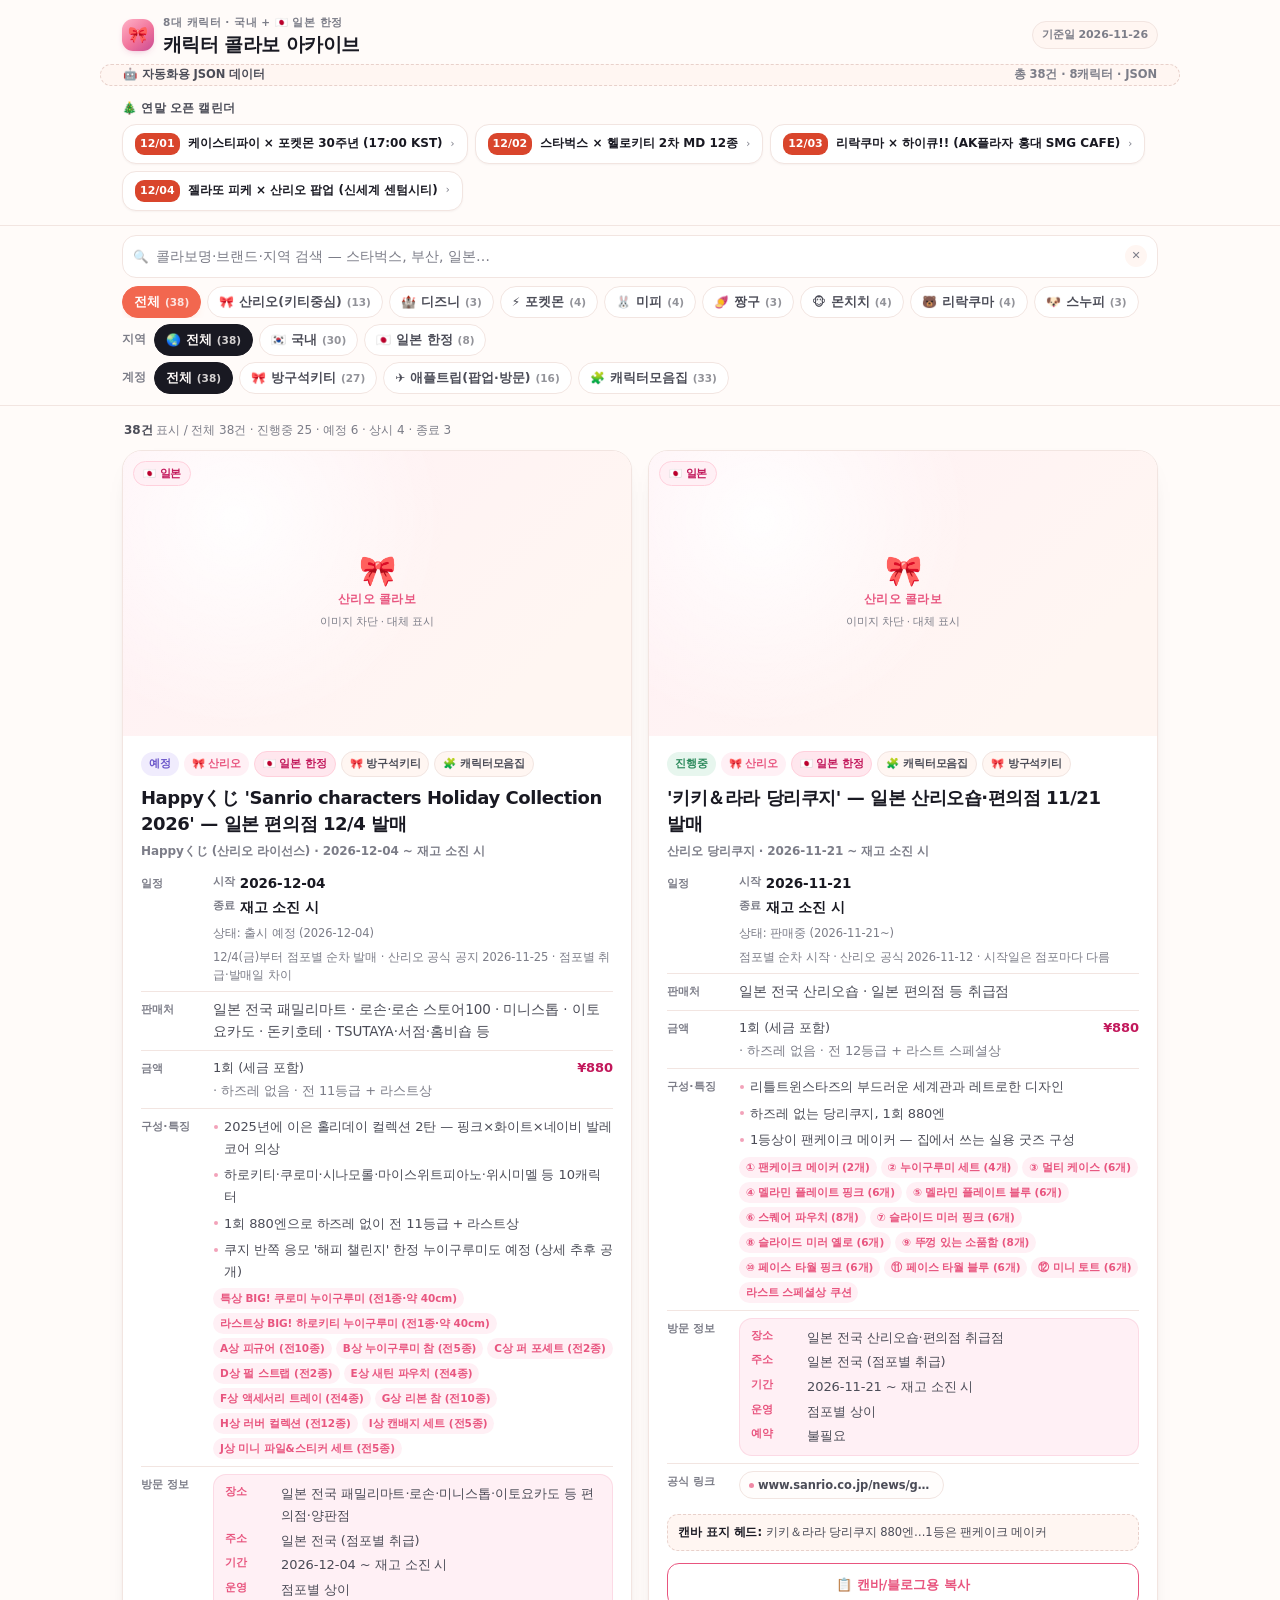
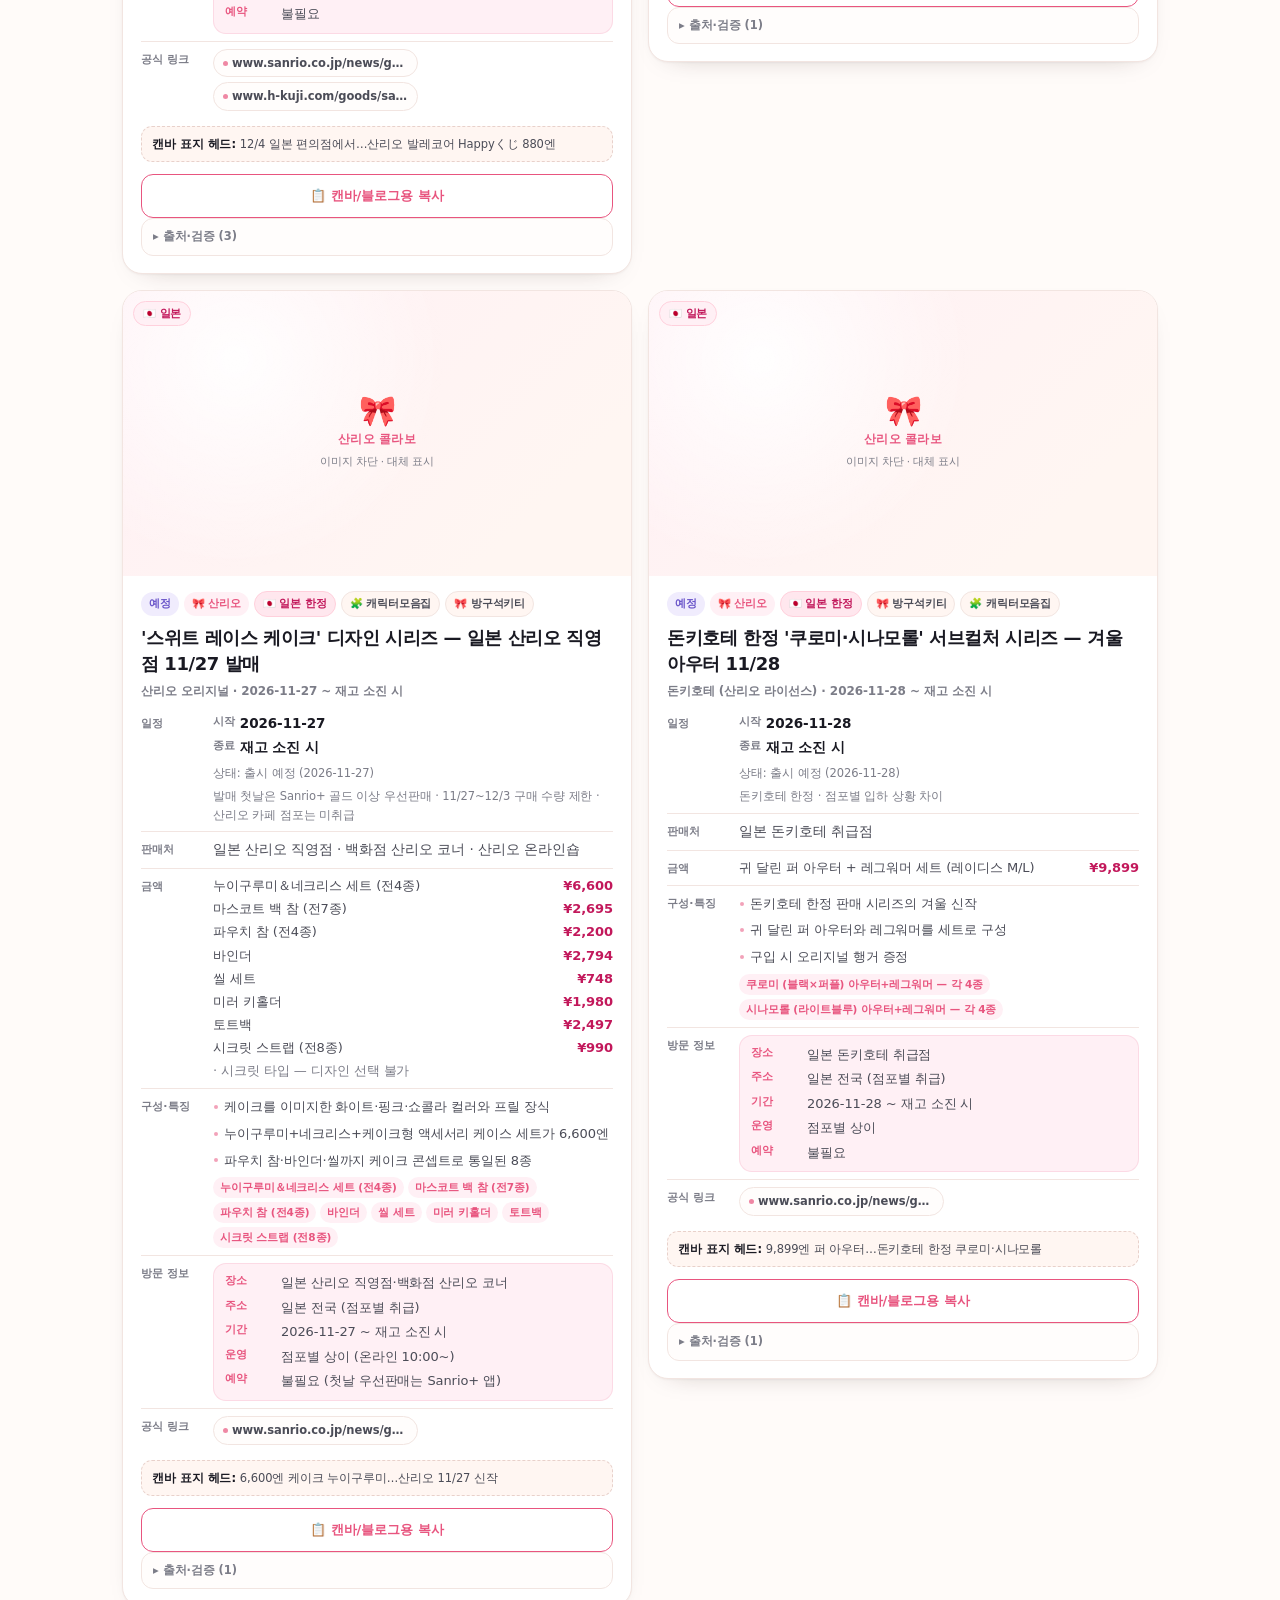
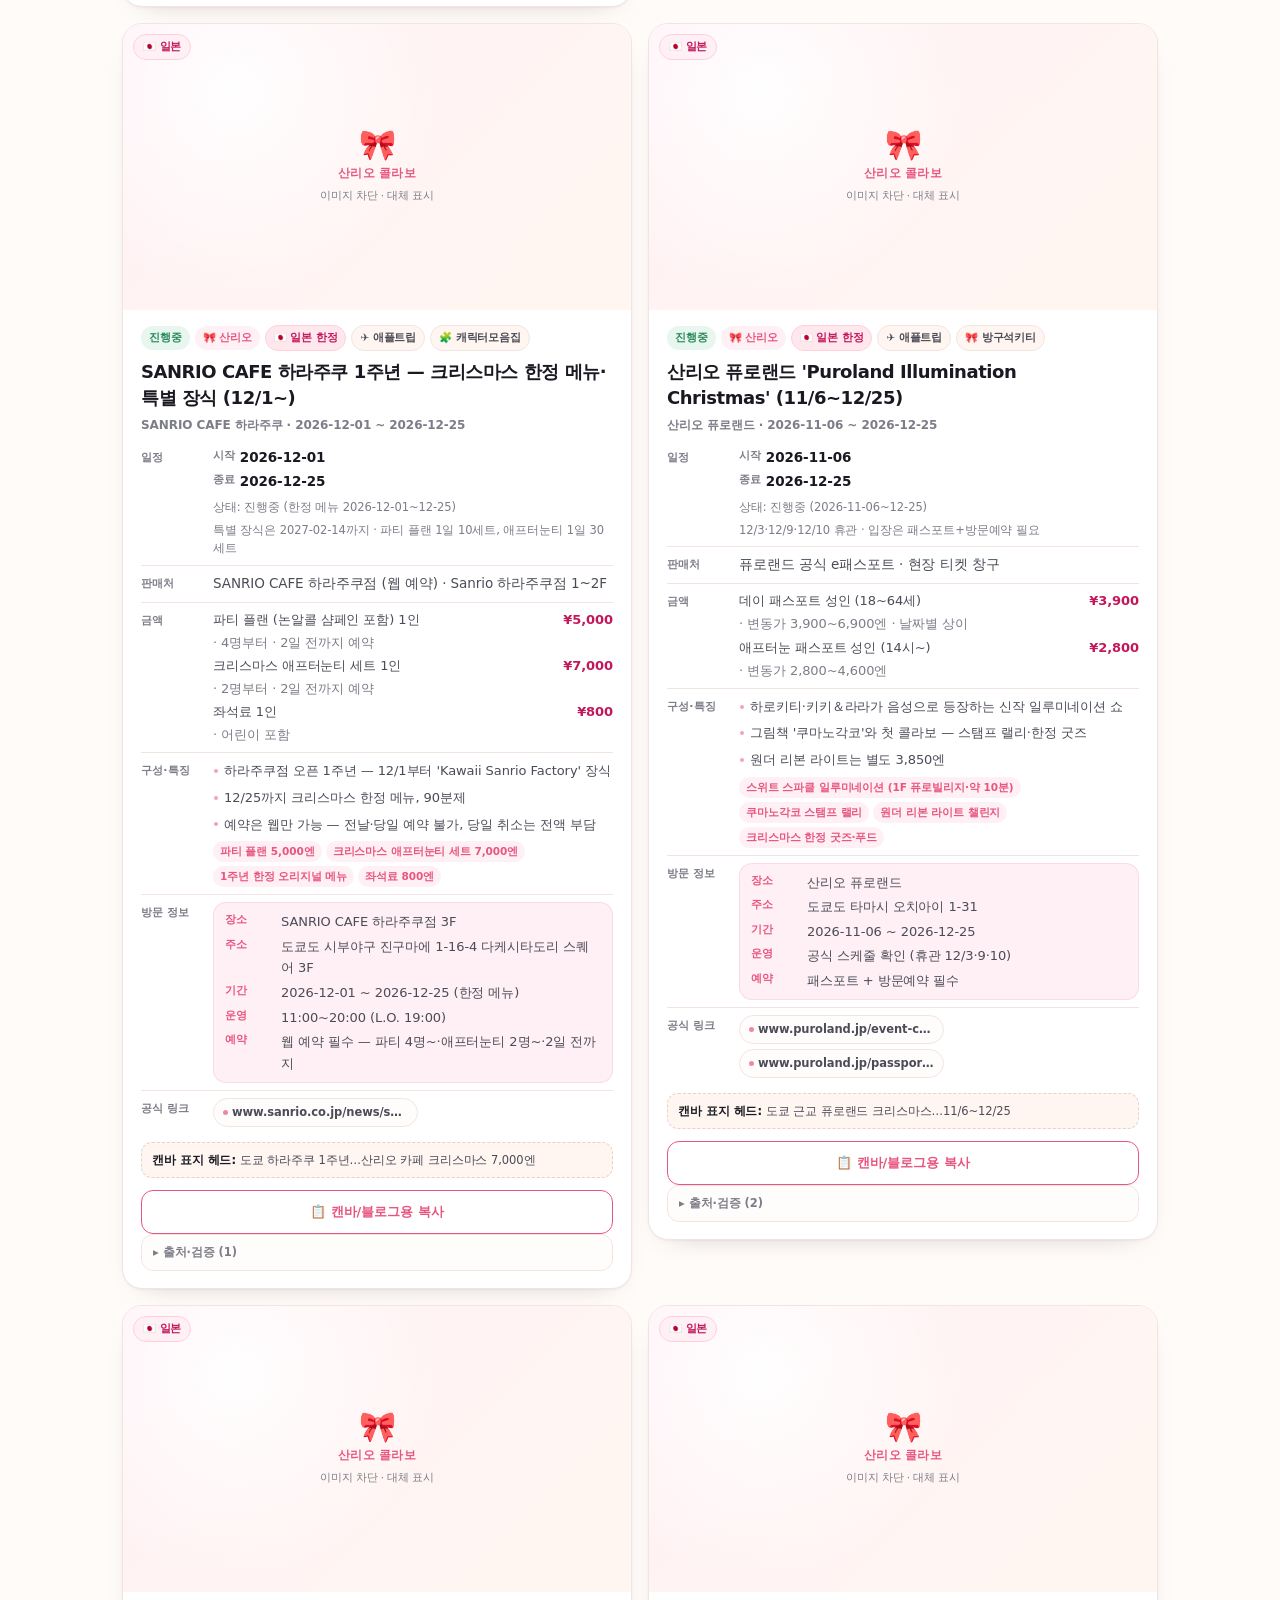
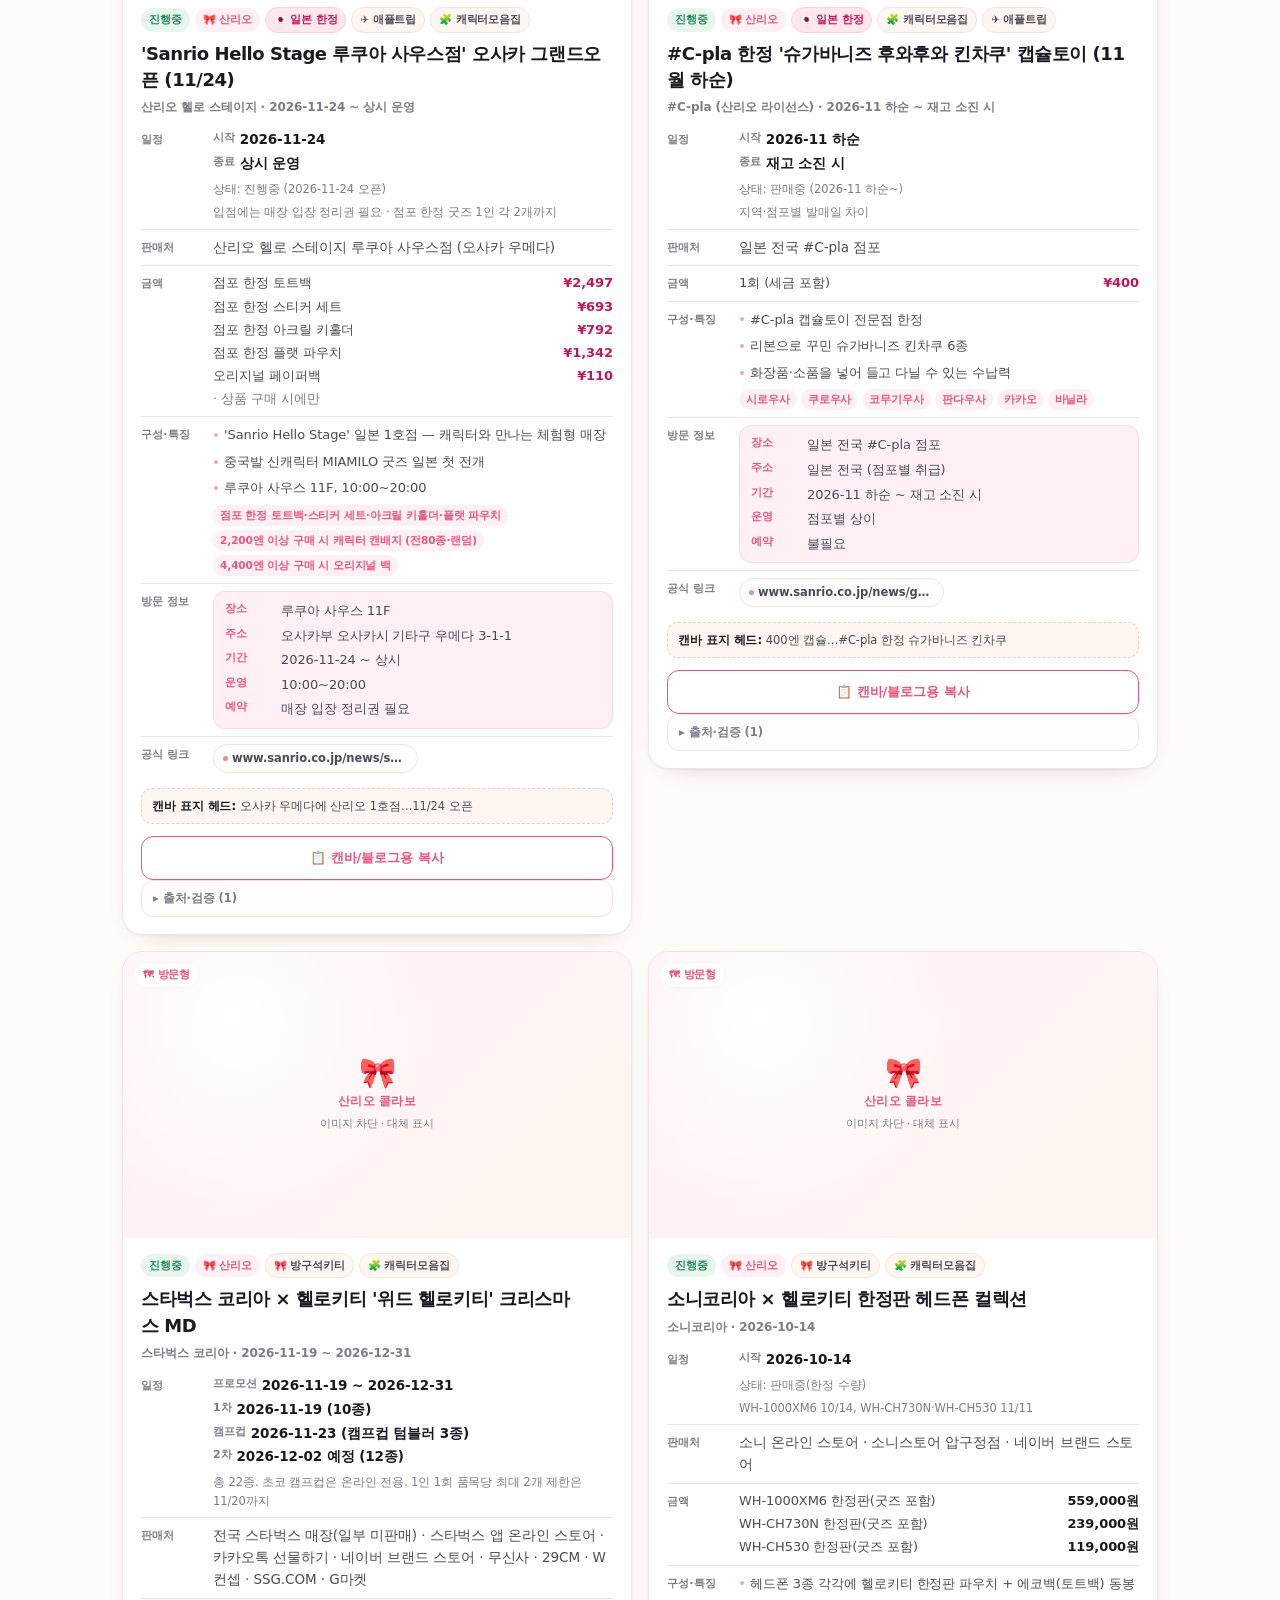
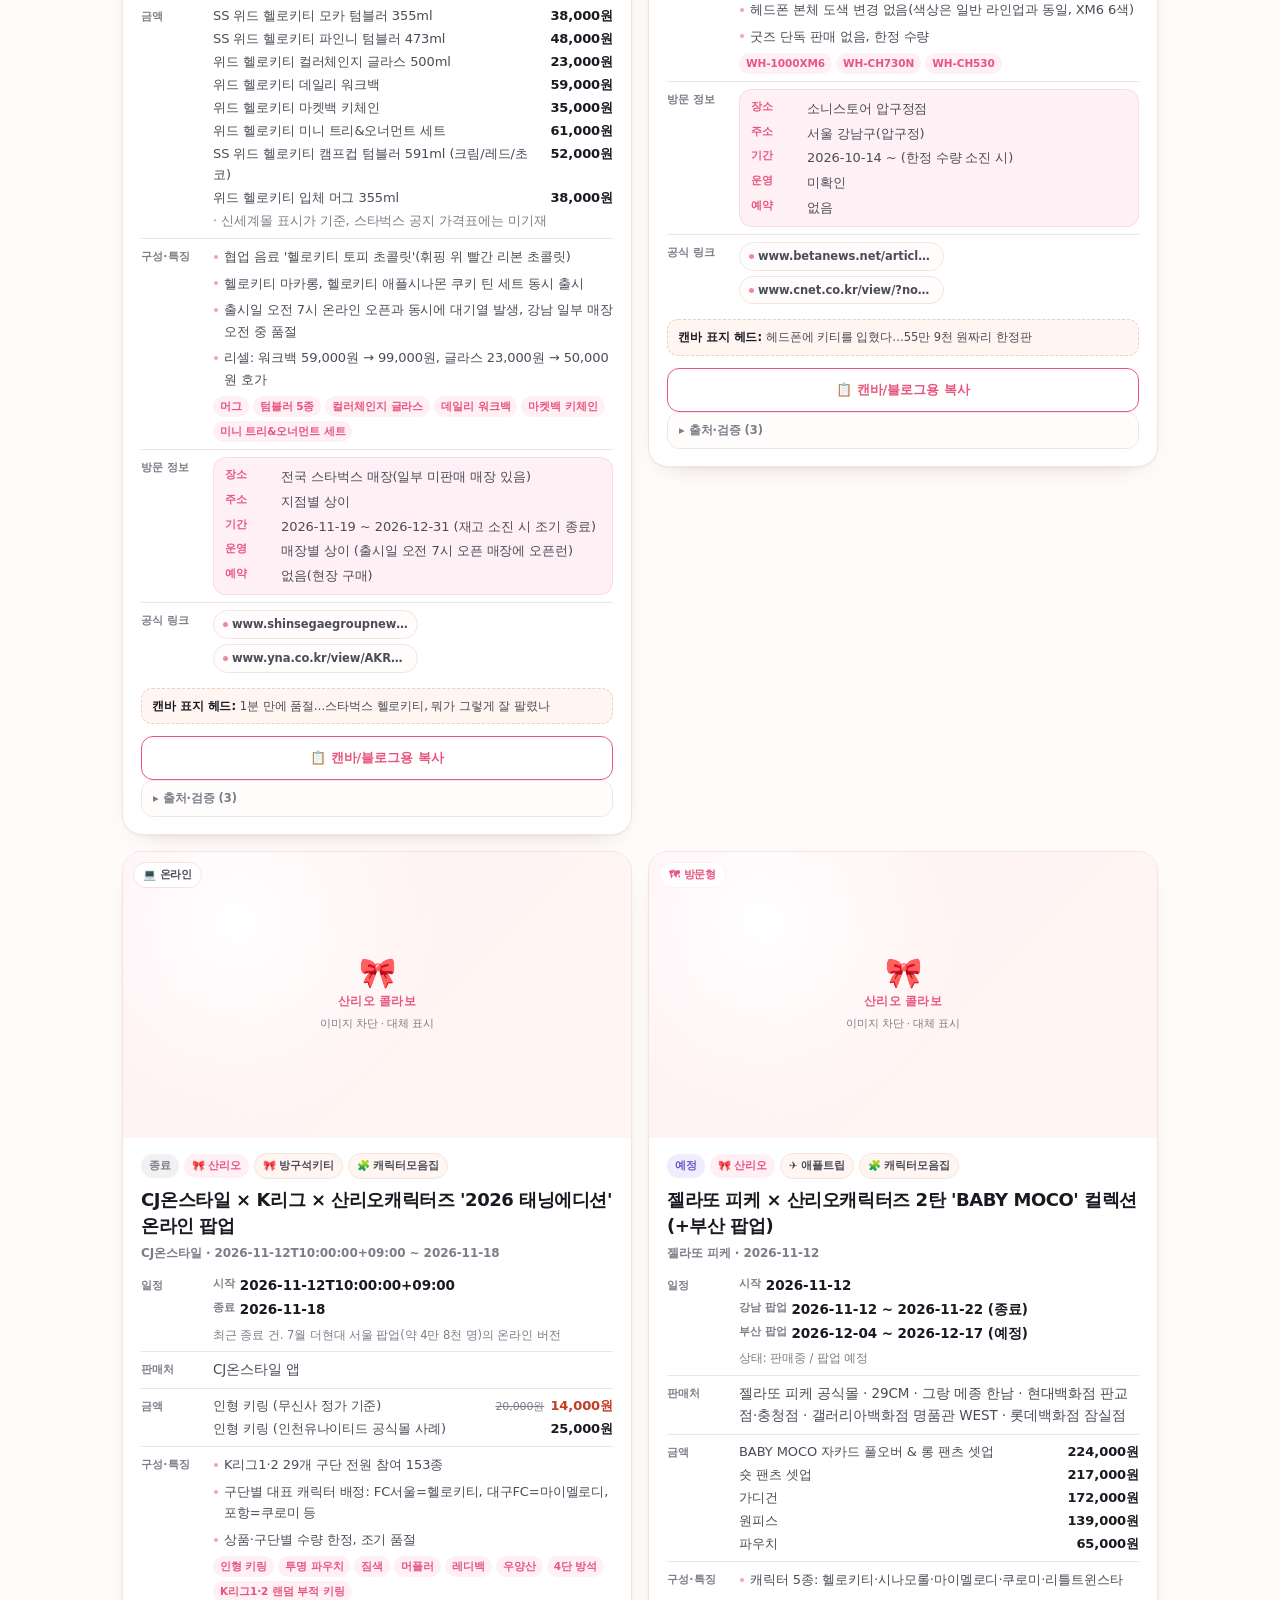
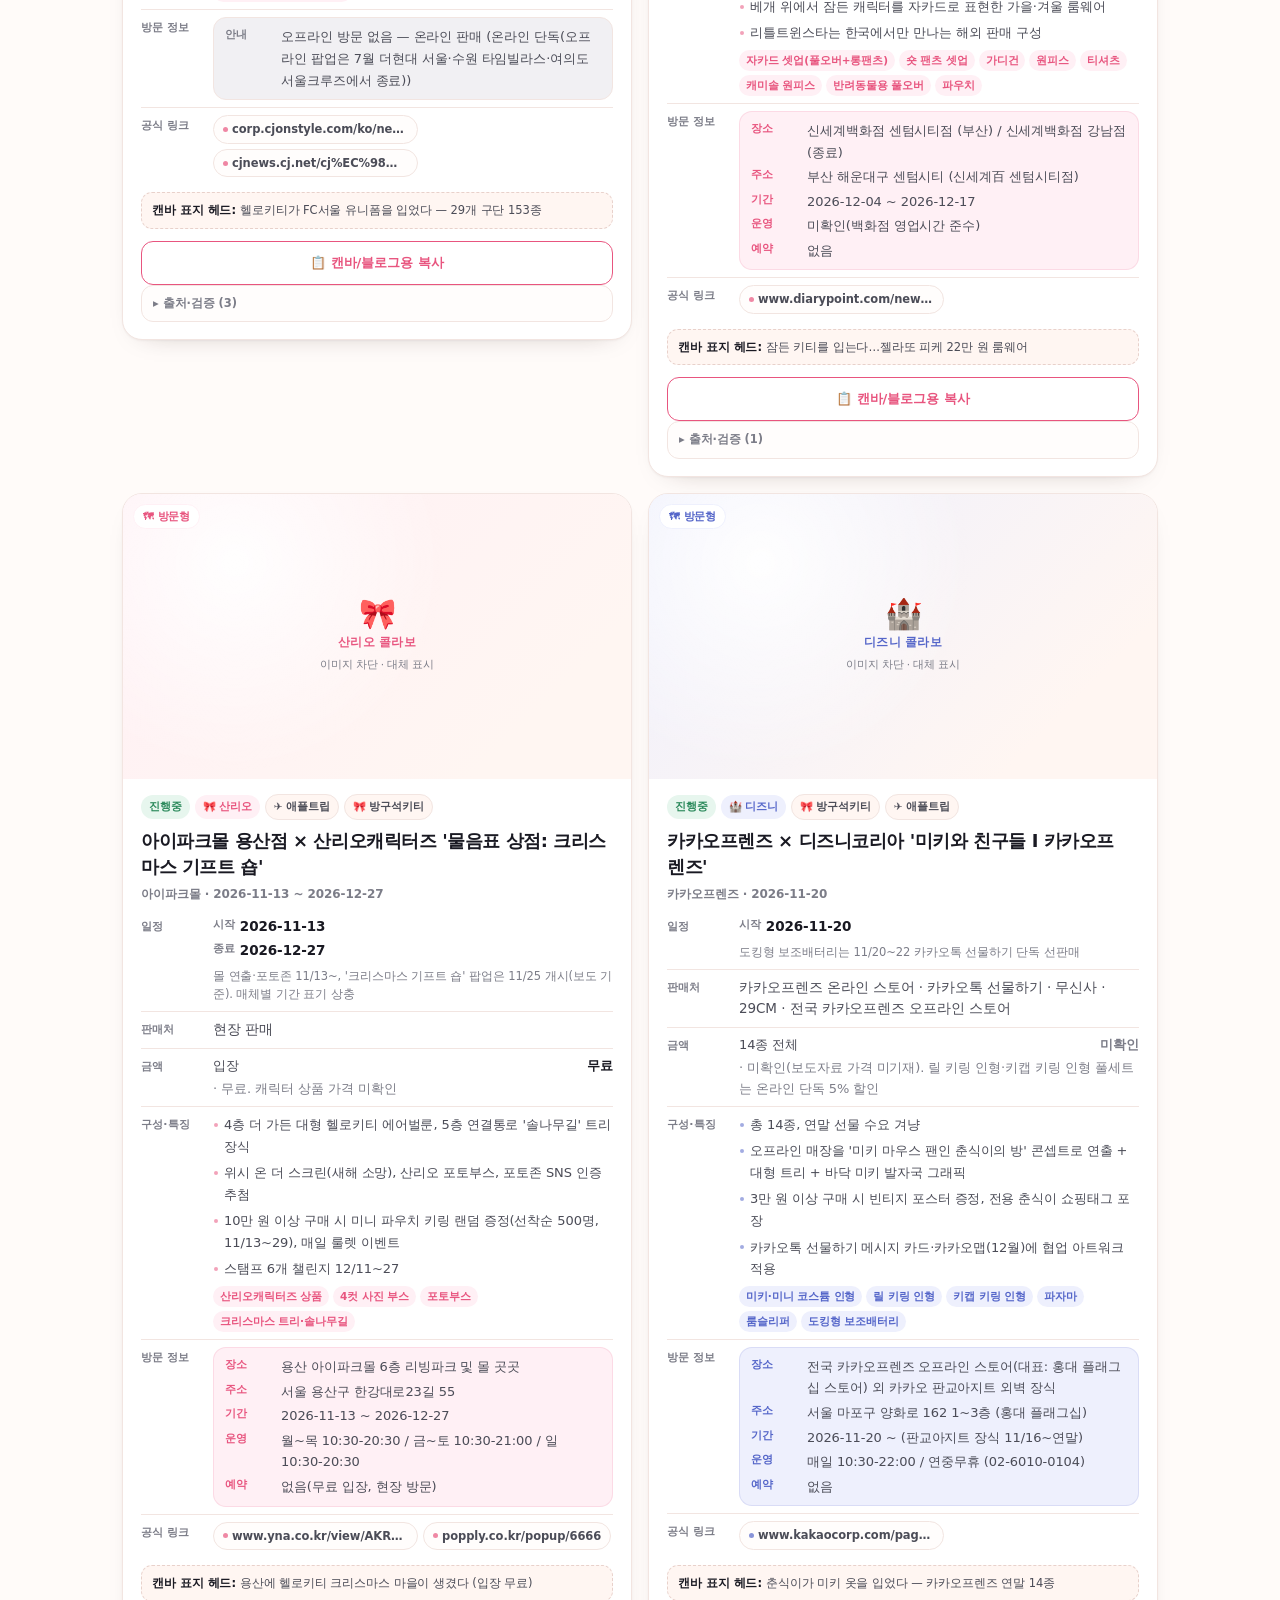
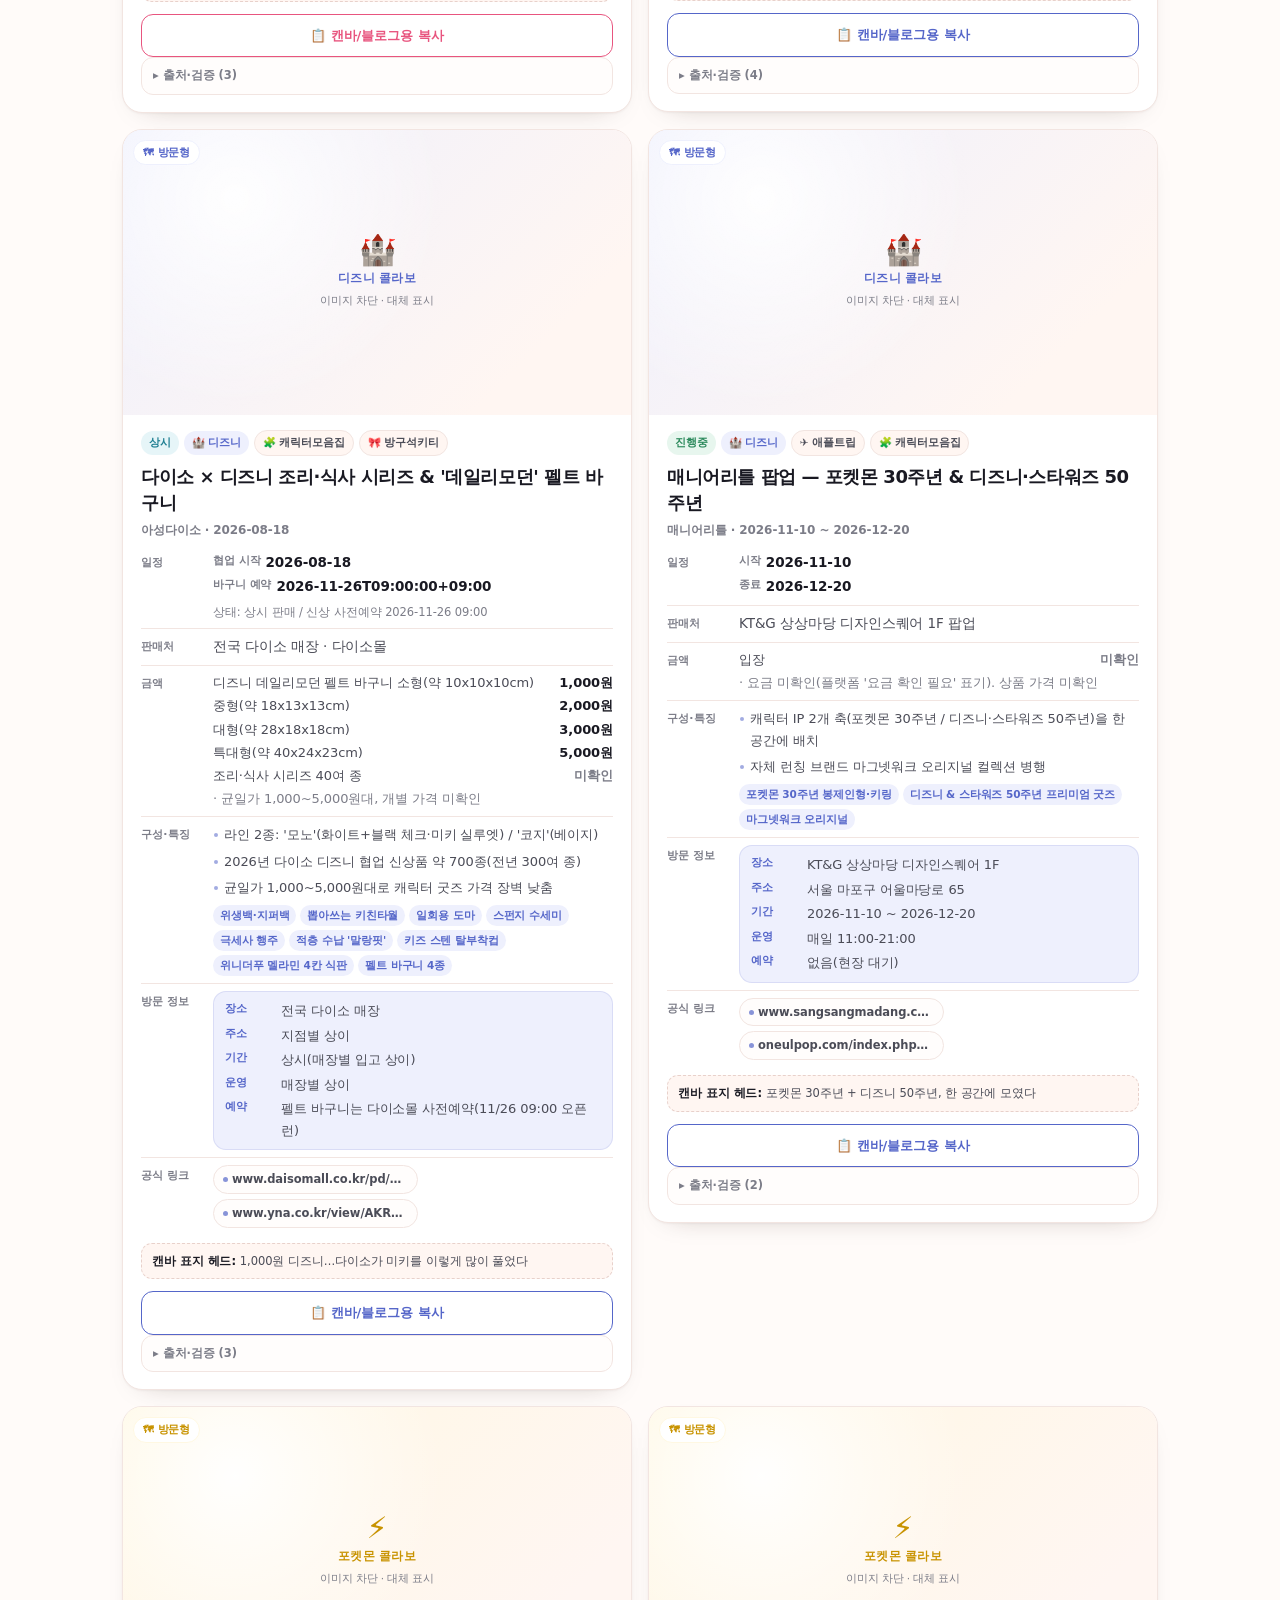
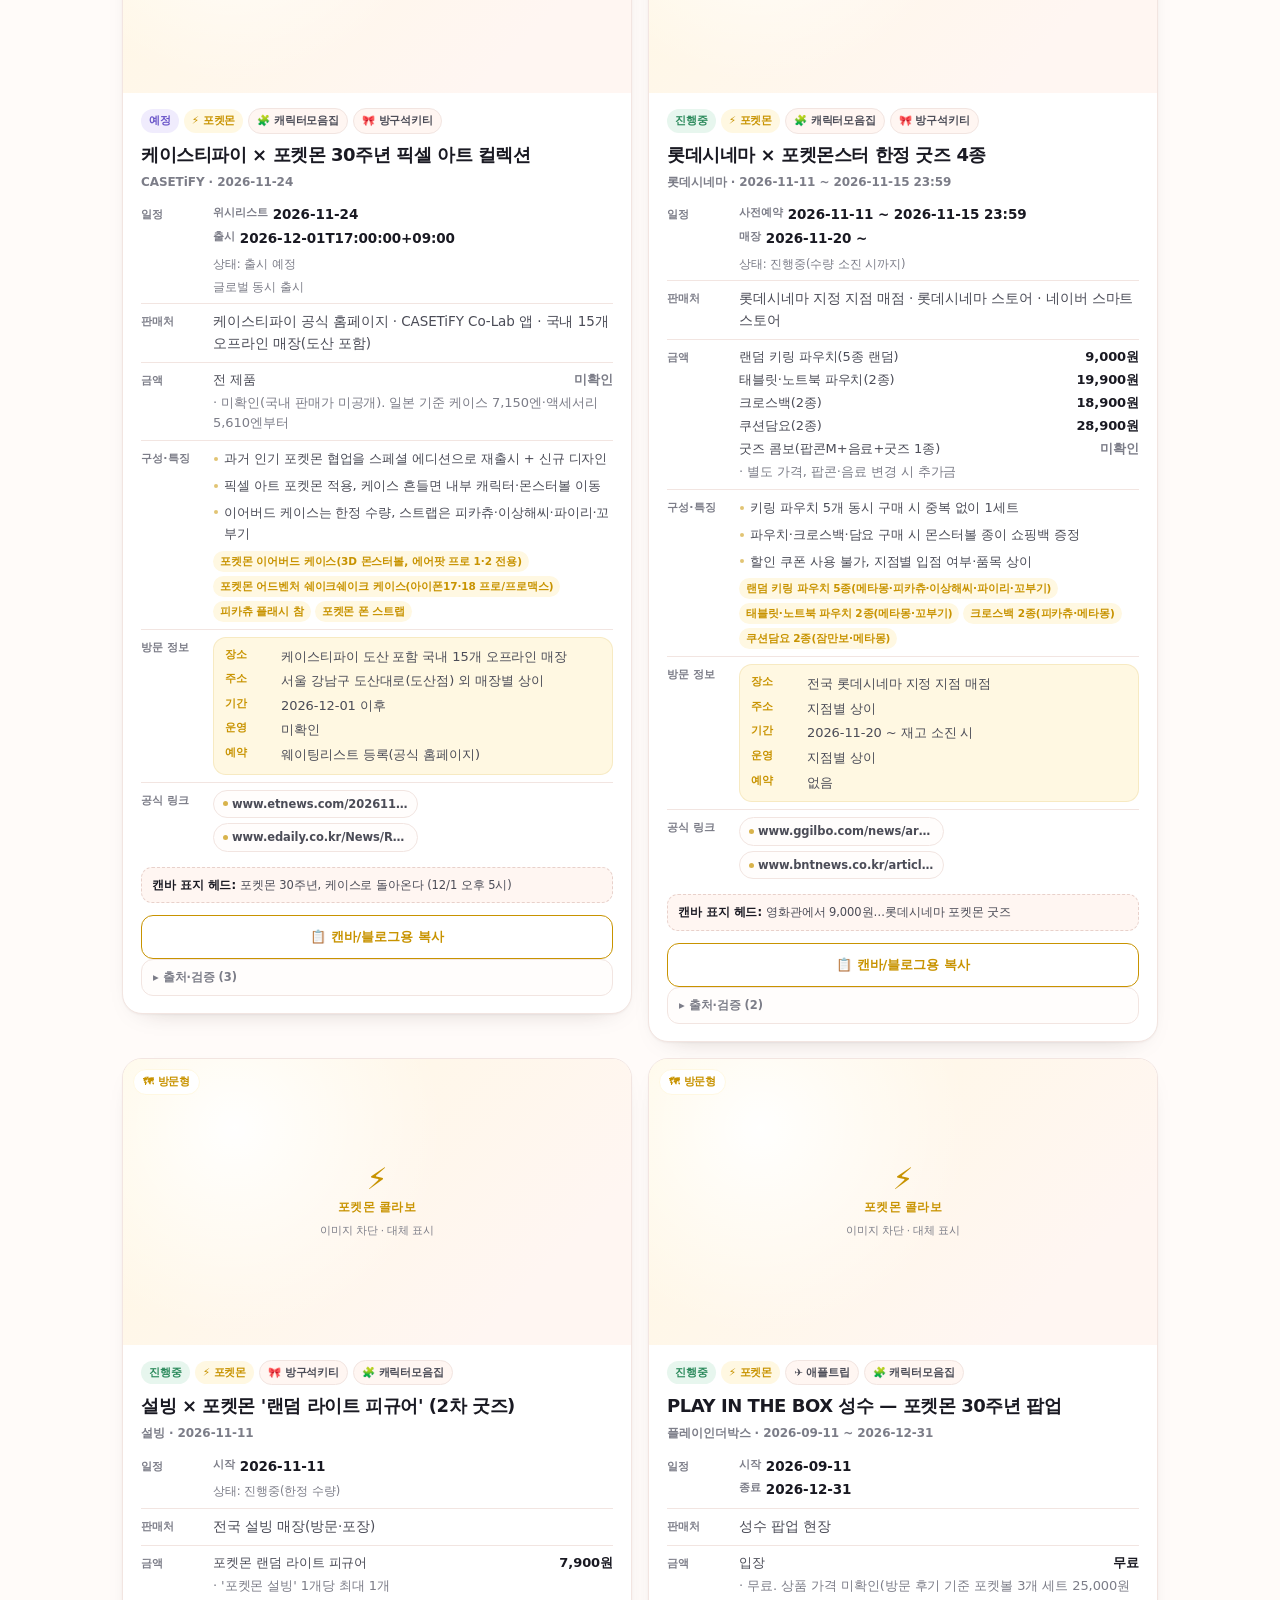
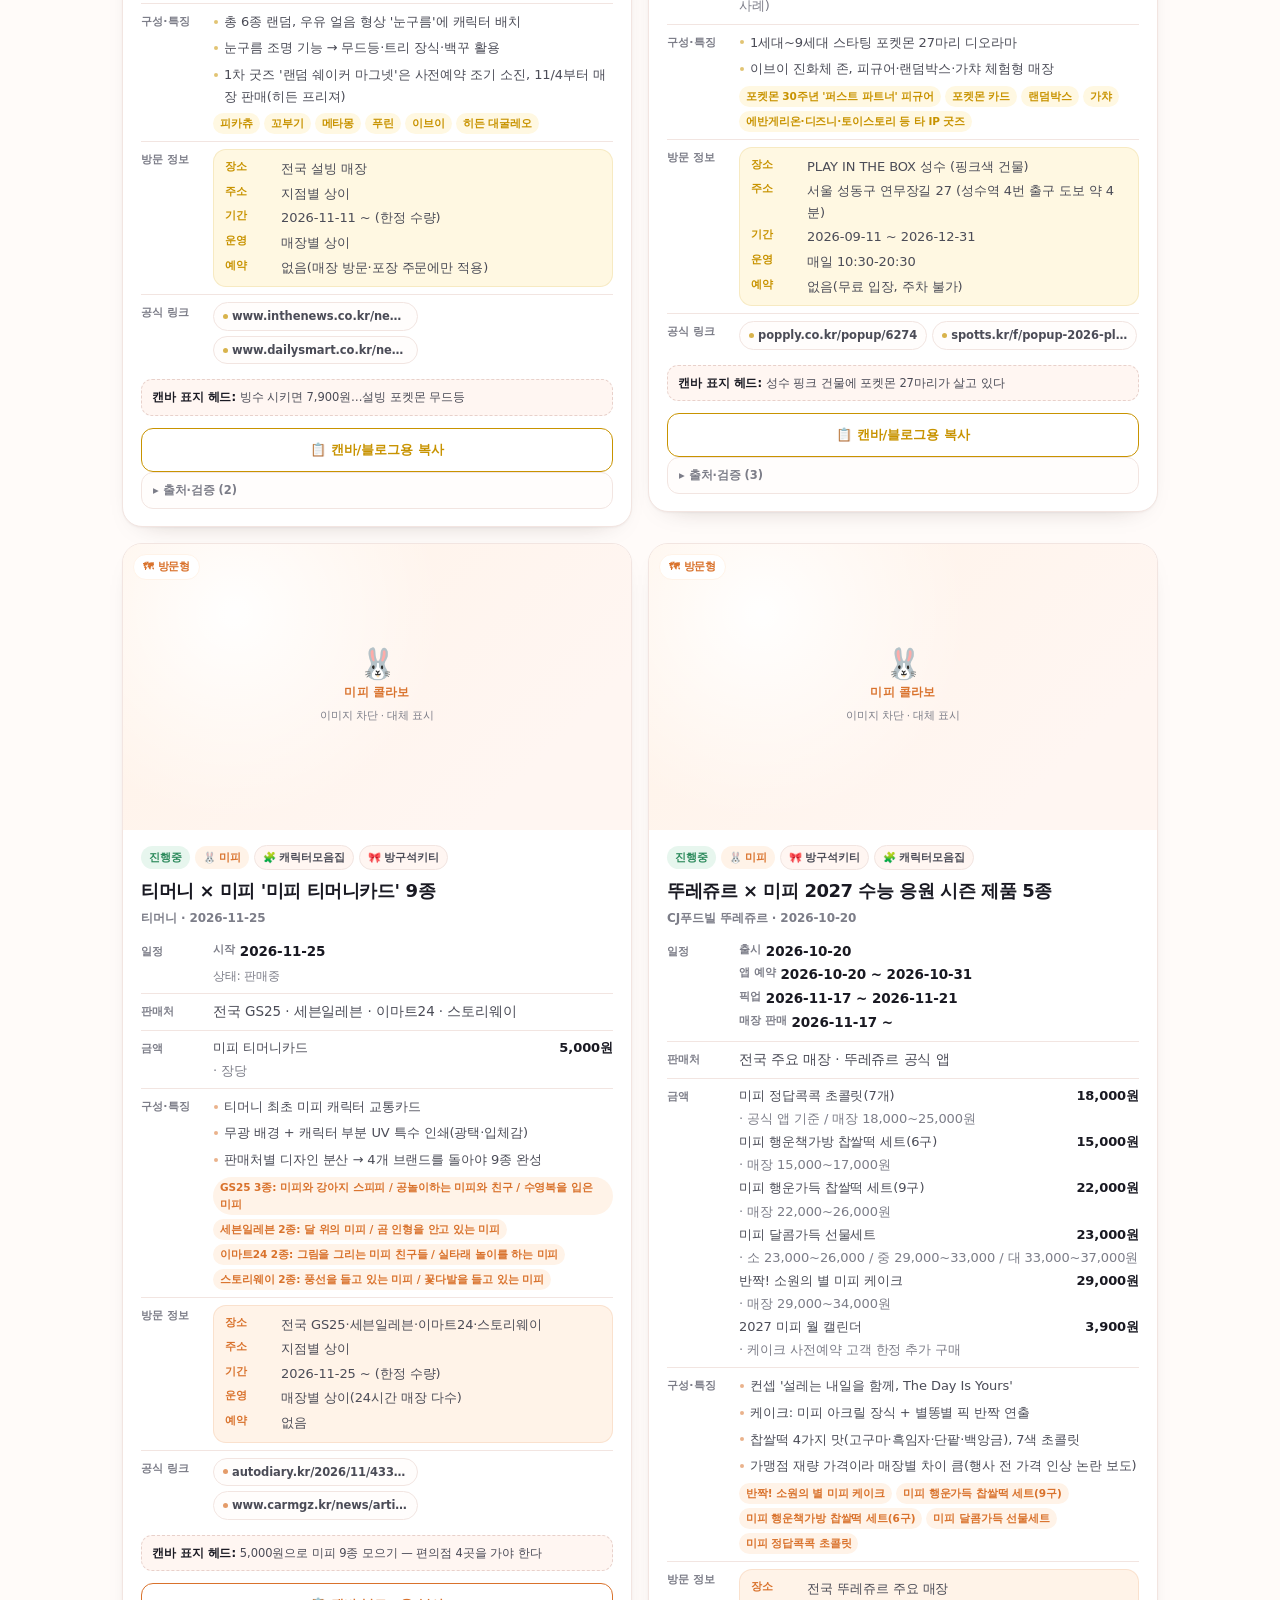
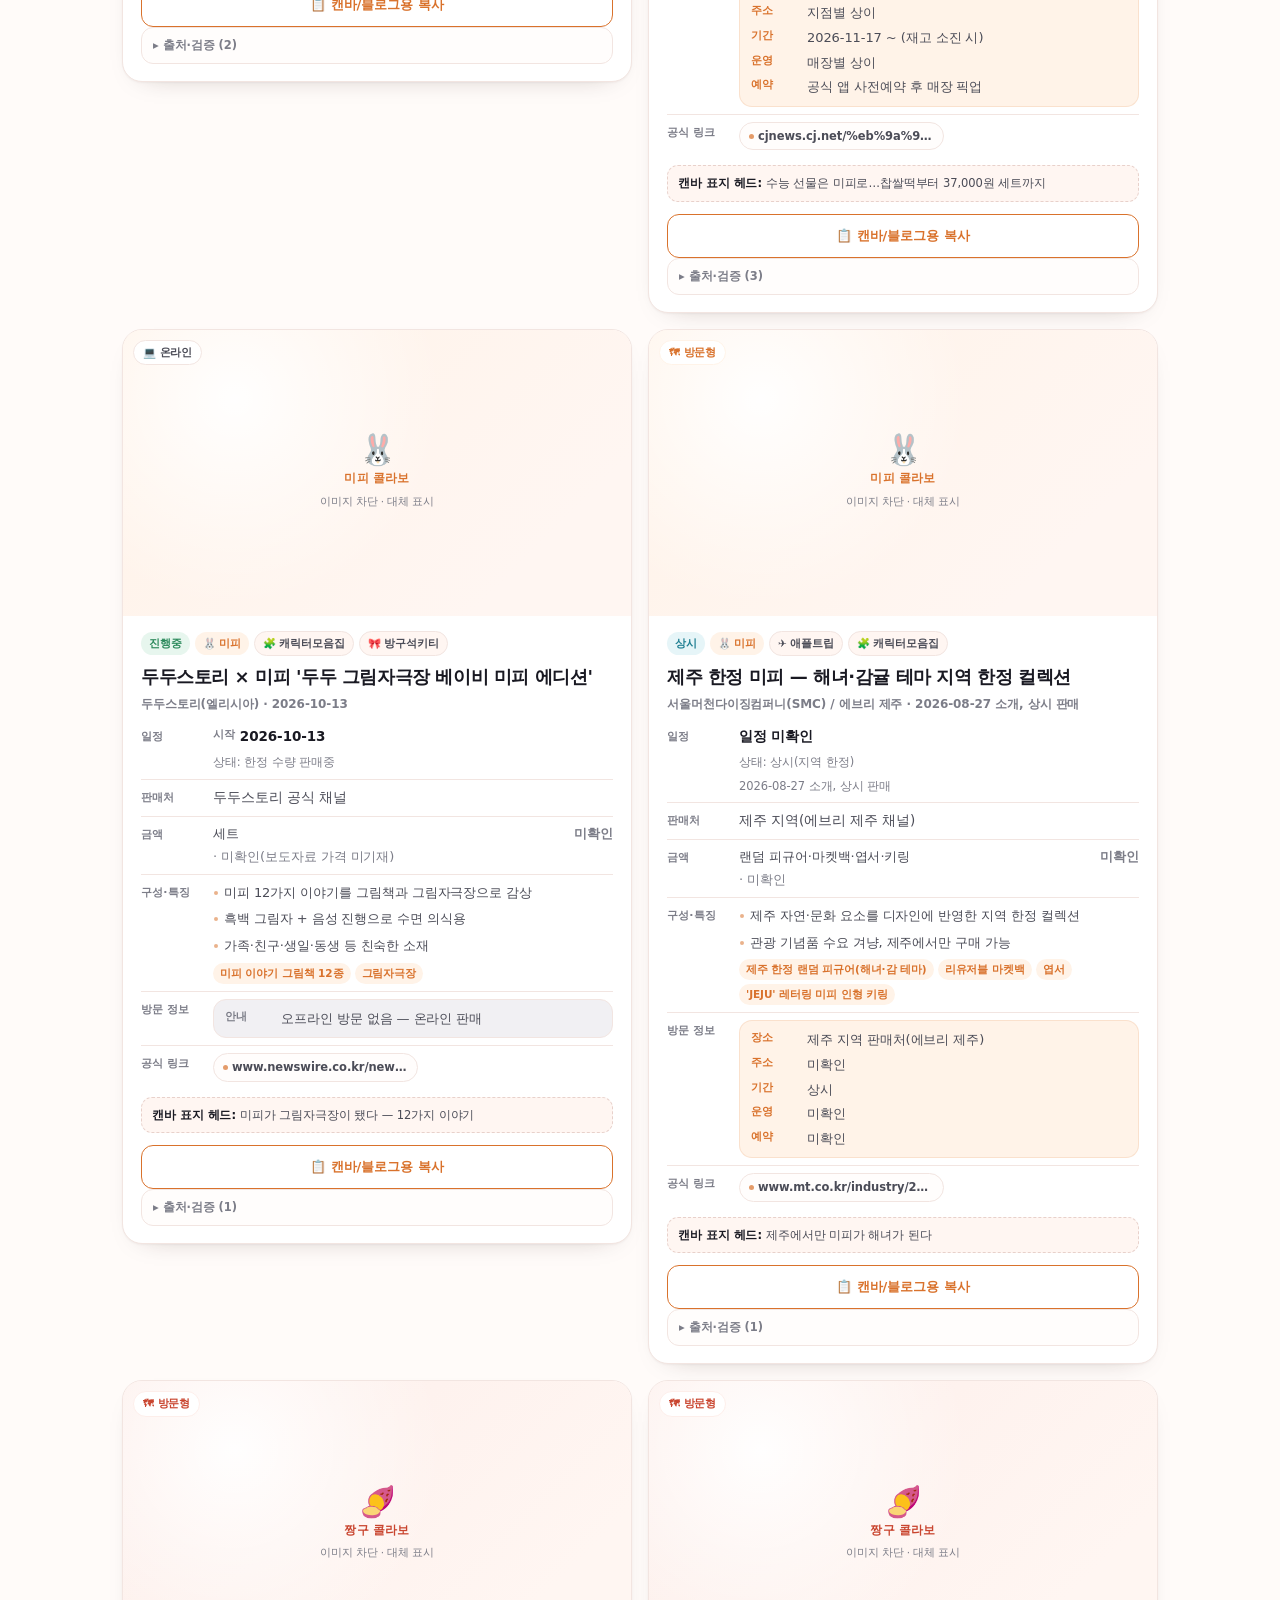
<file: characters/index.html>
<!doctype html>
<html lang="ko">
<head>
<meta charset="utf-8">
<meta name="viewport" content="width=device-width, initial-scale=1, viewport-fit=cover">
<meta name="color-scheme" content="light">
<meta name="theme-color" content="#FFFBF9">
<title>🎀 8대 캐릭터 국내·일본 콜라보 최신 소식 · 캐릭터 콜라보 아카이브</title>
<meta name="description" content="산리오·디즈니·포켓몬·미피·짱구·몬치치·리락쿠마·스누피 — 2026년 국내 콜라보 30건과 일본 한정 산리오 8건의 기간·가격·구성·방문 정보를 한 페이지에. 지역·캐릭터·계정 필터와 키워드 검색, 캔바/블로그용 복사 버튼 제공.">
<link rel="manifest" href="./manifest.webmanifest">
<link rel="icon" href="data:image/svg+xml,%3Csvg xmlns='http://www.w3.org/2000/svg' viewBox='0 0 100 100'%3E%3Ctext y='.9em' font-size='88'%3E%F0%9F%8E%80%3C/text%3E%3C/svg%3E">
<link rel="stylesheet" href="./styles.css?v=1795680643">
</head>
<body>
<a class="skip-link" href="#main">본문으로 바로 가기</a>

<header class="app-header">
  <div class="wrap header-inner">
    <div class="brand">
      <span class="brand-mark" aria-hidden="true">🎀</span>
      <div class="brand-text">
        <p class="brand-kicker">8대 캐릭터 · 국내 + 🇯🇵 일본 한정</p>
        <h1 class="brand-title">캐릭터 콜라보 아카이브</h1>
      </div>
    </div>
    <p class="asof" id="asof">기준일 확인 중…</p>
  </div>
</header>

<div class="auto-bar">
  <div class="wrap auto-inner">
    <a class="auto-link" id="json-link" href="./data/collabs.json">
      <span aria-hidden="true">🤖</span> 자동화용 JSON 데이터
    </a>
    <span class="auto-meta" id="auto-meta">collabs.json</span>
  </div>
</div>

<section class="cal-bar" id="cal-bar" aria-labelledby="cal-title" hidden>
  <div class="wrap">
    <h2 class="cal-title" id="cal-title">🎄 연말 오픈 캘린더</h2>
    <div class="cal-list" id="cal-list"></div>
  </div>
</section>

<div class="filter-bar" id="filter-bar">
  <div class="wrap">
    <form class="search" id="search-form" role="search">
      <span class="search-icon" aria-hidden="true">🔍</span>
      <label class="visually-hidden" for="search-input">콜라보 검색</label>
      <input
        type="search"
        id="search-input"
        name="q"
        placeholder="콜라보명·브랜드·지역 검색 — 스타벅스, 부산, 일본…"
        autocomplete="off"
        autocapitalize="off"
        spellcheck="false"
        enterkeyhint="search">
      <button type="button" class="search-clear" id="search-clear" aria-label="검색어 지우기" hidden>✕</button>
    </form>

    <nav class="tabs" id="tabs" aria-label="캐릭터 필터"></nav>
    <nav class="accounts regions" id="regions" aria-label="지역 필터"></nav>
    <nav class="accounts" id="accounts" aria-label="활용 계정 필터"></nav>
  </div>
</div>

<main id="main" class="wrap" tabindex="-1">
  <p class="status" id="status" role="status" aria-live="polite"></p>
  <div id="results"></div>
  <noscript>
    <p class="noscript">이 페이지는 콜라보 데이터를 불러와 그립니다. 자바스크립트를 켜거나,
      <a href="./data/collabs.json">collabs.json</a> 을 직접 열어 보세요.</p>
  </noscript>
</main>

<footer class="app-footer wrap">
  <p class="footer-meta" id="footer-meta">불러오는 중…</p>
  <p class="footer-note">
    2026년 국내 콜라보 30건과 일본에서만 발매·개최되는 산리오 소식 8건, 총 38건입니다. 모든 항목은 공식 페이지·보도를
    직접 열어 확인했고, 확인되지 않은 값은 <strong>미확인</strong>으로 적었습니다. 일본 항목의 가격은 엔화(세금 포함) 그대로 적었습니다.
    가격·기간은 행사 중 바뀔 수 있으니 구매·방문 전에 공식 링크에서 다시 확인하세요.
  </p>
  <p class="footer-note footer-note--dim">
    <a href="./data/collabs.json">collabs.json</a> · 카드 이미지는 원문 페이지를 불러오며, 막히면 캐릭터 배지로 대체됩니다.
  </p>
</footer>

<div class="toast" id="toast" role="status" aria-live="polite" hidden></div>

<!-- file:// 로 열 때 fetch 가 막히면 data/collabs.js 사본을 쓴다 (build_collabs.py 생성) -->
<script src="./data/collabs.js" defer></script>
<script src="./app.js?v=1795680643" defer></script>
</body>
</html>
</file>
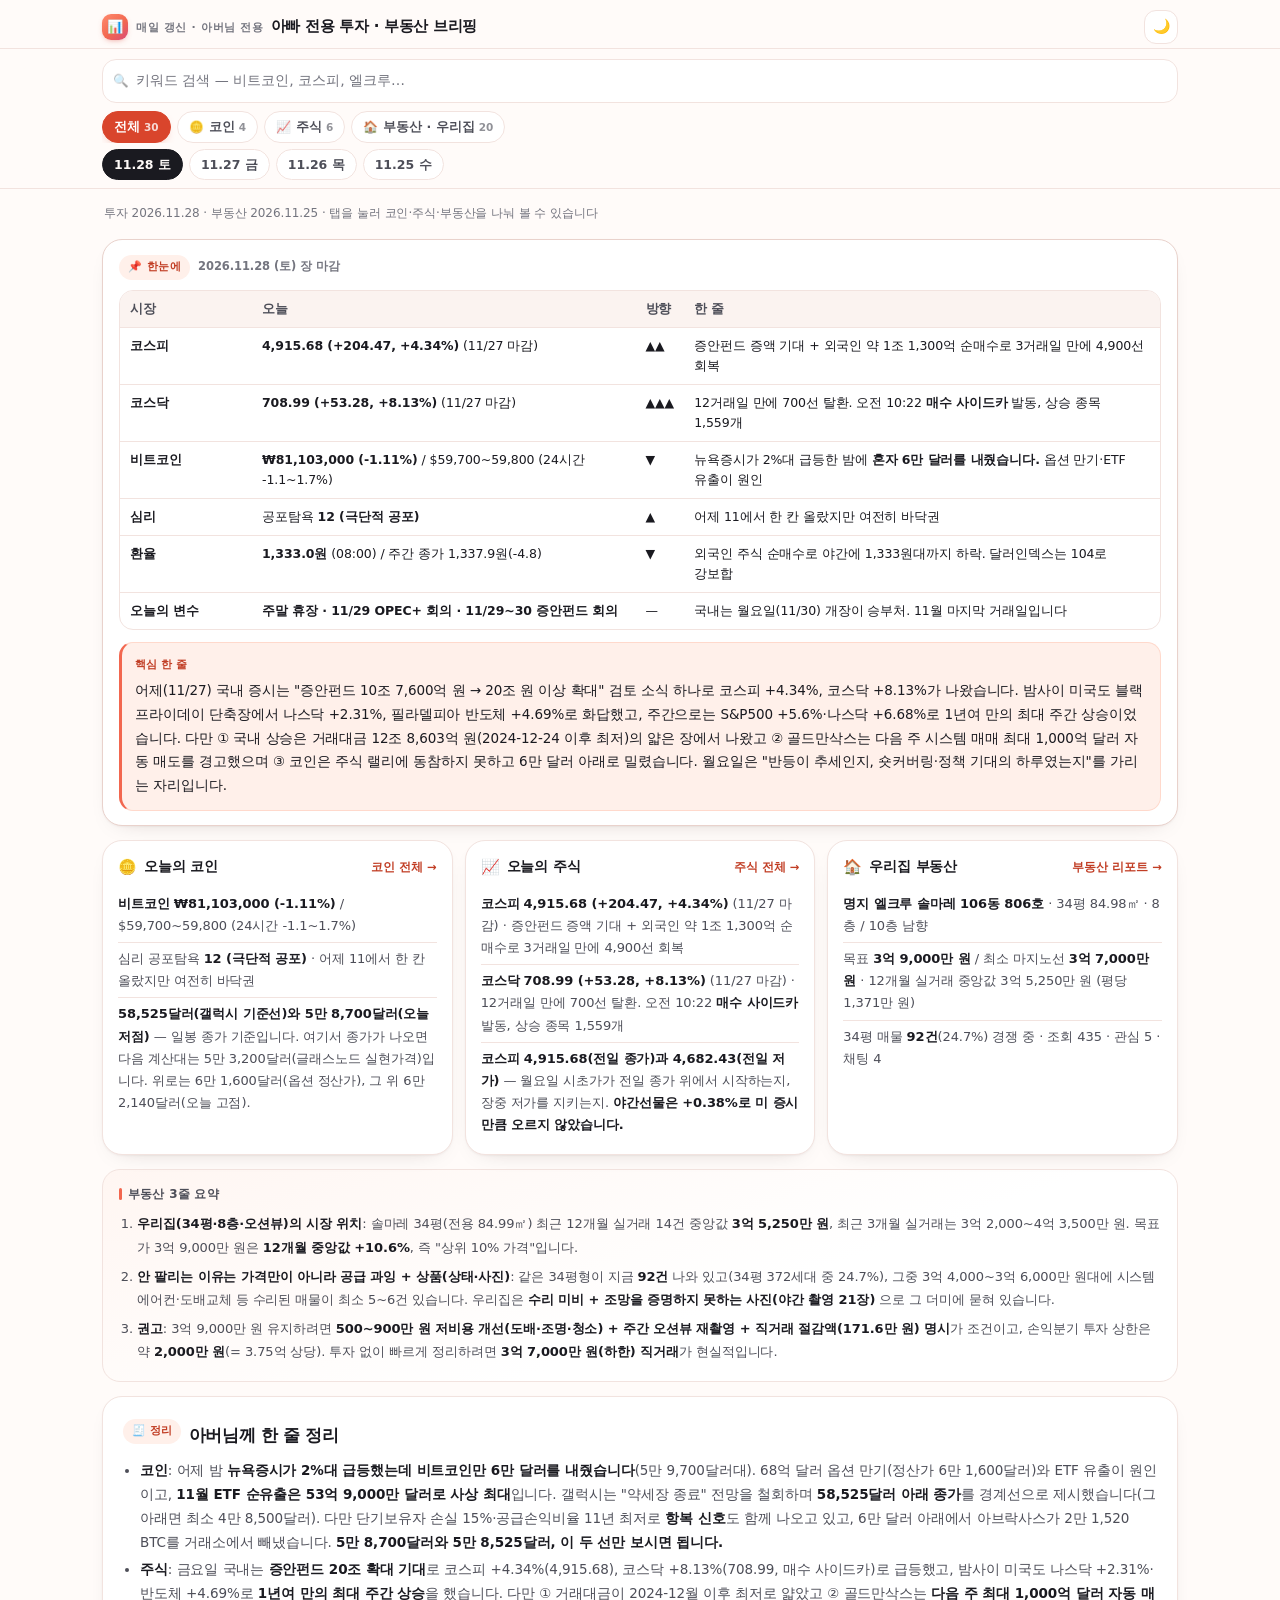
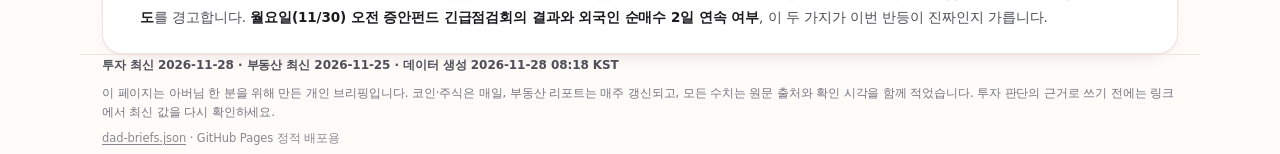
<file: dad/index.html>
<!doctype html>
<html lang="ko" data-theme="light">
<head>
<meta charset="utf-8">
<meta name="viewport" content="width=device-width, initial-scale=1, viewport-fit=cover">
<meta name="color-scheme" content="light dark">
<meta name="theme-color" content="#FFFBF9">
<title>아빠 전용 투자 · 부동산 브리핑</title>
<meta name="description" content="아버님을 위한 매일 코인·주식 시황과 매주 명지 부동산 리포트 — 우리집(엘크루 솔마레 106동 806호) 시세, 경쟁 단지 비교, 3단계 매도 전략.">
<link rel="manifest" href="./manifest.webmanifest">
<link rel="icon" href="./assets/icon-192.png" sizes="192x192" type="image/png">
<link rel="apple-touch-icon" href="./assets/apple-touch-icon.png">
<meta name="apple-mobile-web-app-capable" content="yes">
<meta name="apple-mobile-web-app-status-bar-style" content="default">
<meta name="apple-mobile-web-app-title" content="아빠 브리핑">
<link rel="stylesheet" href="./styles.css?v=1795821520">
</head>
<body>
<a class="skip-link" href="#main">본문으로 바로 가기</a>

<header class="app-header" id="app-header">
  <div class="wrap header-inner">
    <div class="brand-row">
      <div class="brand">
        <span class="brand-mark" aria-hidden="true">📊</span>
        <div class="brand-text">
          <p class="brand-kicker">매일 갱신 · 아버님 전용</p>
          <h1 class="brand-title">아빠 전용 투자 · 부동산 브리핑</h1>
        </div>
      </div>
      <button type="button" class="icon-btn" id="theme-toggle" aria-label="다크 모드로 전환">
        <span aria-hidden="true">🌙</span>
      </button>
    </div>
  </div>
</header>

<div class="filter-bar" id="filter-bar">
  <div class="wrap">
    <form class="search" id="search-form" role="search">
      <span class="search-icon" aria-hidden="true">🔍</span>
      <label class="visually-hidden" for="search-input">브리핑 키워드 검색</label>
      <input
        type="search"
        id="search-input"
        name="q"
        placeholder="키워드 검색 — 비트코인, 코스피, 엘크루…"
        autocomplete="off"
        autocapitalize="off"
        spellcheck="false"
        enterkeyhint="search">
      <button type="button" class="search-clear" id="search-clear" aria-label="검색어 지우기" hidden>✕</button>
    </form>

    <nav class="tabs" id="tabs" aria-label="카테고리 필터"></nav>
    <nav class="dates" id="dates" aria-label="날짜 선택"></nav>
  </div>
</div>

<main id="main" class="wrap" tabindex="-1">
  <p class="status" id="status" role="status" aria-live="polite"></p>
  <div id="view"></div>
</main>

<footer class="app-footer wrap">
  <p class="footer-meta" id="footer-meta">불러오는 중…</p>
  <p class="footer-note">
    이 페이지는 아버님 한 분을 위해 만든 개인 브리핑입니다. 코인·주식은 매일, 부동산 리포트는 매주 갱신되고,
    모든 수치는 원문 출처와 확인 시각을 함께 적었습니다. 투자 판단의 근거로 쓰기 전에는 링크에서 최신 값을 다시 확인하세요.
  </p>
  <p class="footer-note footer-note--dim">
    <a href="./data/dad-briefs.json">dad-briefs.json</a> · GitHub Pages 정적 배포용
  </p>
</footer>

<!-- file:// 로 열 때 fetch가 막히는 경우를 위한 오프라인 사본 (build_briefs.py가 생성) -->
<script src="./data/dad-briefs.js" defer></script>
<script src="./app.js?v=1795821520" defer></script>
</body>
</html>
</file>
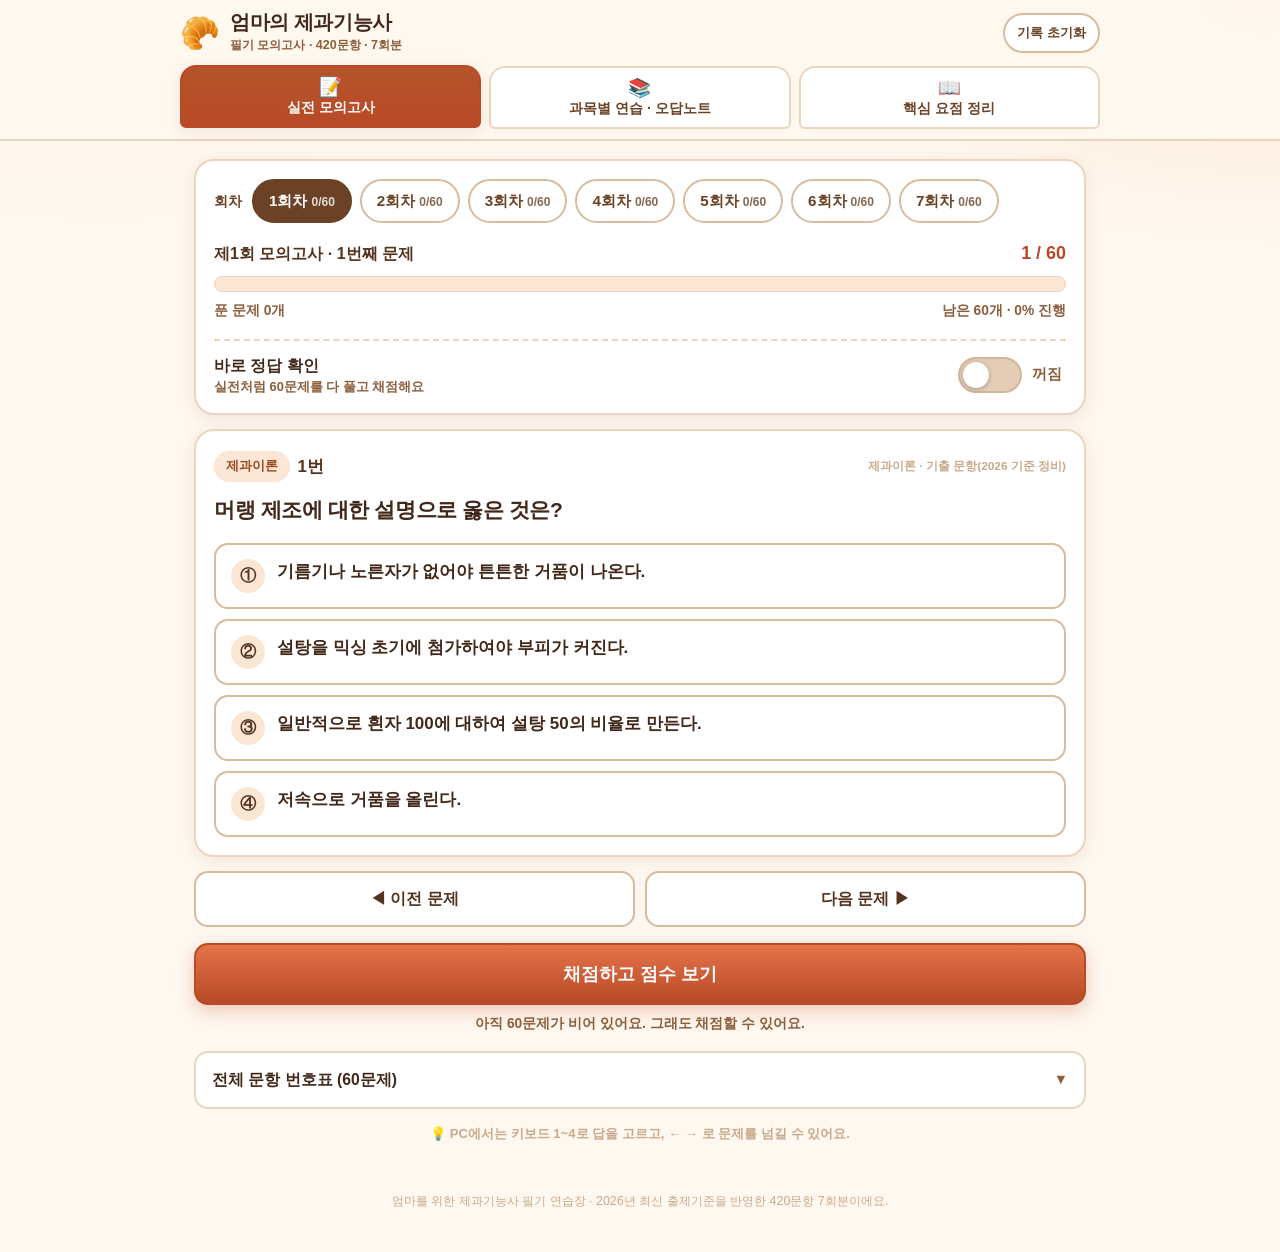
<file: mom/index.html>
<!DOCTYPE html>
<html lang="ko">
<head>
<meta charset="utf-8">
<meta name="viewport" content="width=device-width, initial-scale=1, viewport-fit=cover">
<meta name="robots" content="noindex, nofollow">
<meta name="theme-color" content="#FFF8F0">
<meta name="apple-mobile-web-app-capable" content="yes">
<meta name="apple-mobile-web-app-title" content="엄마 제과기능사">
<title>🥐 엄마의 제과기능사 필기 모의고사</title>
<link rel="manifest" href="./manifest.webmanifest">
<link rel="apple-touch-icon" href="./assets/apple-touch-icon.png">
<link rel="icon" href="data:image/svg+xml,%3Csvg xmlns='http://www.w3.org/2000/svg' viewBox='0 0 100 100'%3E%3Ctext y='.9em' font-size='90'%3E%F0%9F%A5%90%3C/text%3E%3C/svg%3E">
<link rel="stylesheet" href="./styles.css?v=1795619565">
</head>
<body>
<a class="skip" href="#main">본문으로 바로 가기</a>

<header class="topbar">
  <div class="topbar-inner">
    <div class="brand">
      <span class="brand-emoji" aria-hidden="true">🥐</span>
      <div class="brand-text">
        <h1>엄마의 제과기능사</h1>
        <p>필기 모의고사 · 420문항 · 7회분</p>
      </div>
    </div>
    <button type="button" class="reset-btn" id="resetBtn" data-act="reset">기록 초기화</button>
  </div>

  <nav class="tabs" id="tabs" aria-label="화면 선택">
    <button type="button" class="tab" id="tab-exam" data-act="tab" data-tab="exam">
      <span class="tab-emoji" aria-hidden="true">📝</span><span class="tab-label">실전 모의고사</span>
    </button>
    <button type="button" class="tab" id="tab-practice" data-act="tab" data-tab="practice">
      <span class="tab-emoji" aria-hidden="true">📚</span><span class="tab-label">과목별 연습 · 오답노트</span>
    </button>
    <button type="button" class="tab" id="tab-summary" data-act="tab" data-tab="summary">
      <span class="tab-emoji" aria-hidden="true">📖</span><span class="tab-label">핵심 요점 정리</span>
    </button>
  </nav>
</header>

<main id="main" class="wrap">
  <div id="loading" class="loading">문제를 불러오는 중이에요…</div>
  <div id="app" hidden></div>
  <div id="fatal" class="fatal" hidden></div>
</main>

<footer class="foot">
  <p>엄마를 위한 제과기능사 필기 연습장 · 2026년 최신 출제기준을 반영한 420문항 7회분이에요.</p>
</footer>

<script src="./data/questions.js?v=1795619565"></script>
<script src="./app.js?v=1795619565"></script>
</body>
</html>
</file>
<file: styles.css>
/* 모닝 트렌드 브리핑 — 모바일 우선 매거진 카드 UI
   순수 CSS. 외부 폰트/아이콘 요청 없음(GitHub Pages · 오프라인 동작). */

/* ---------- tokens ---------- */
:root {
  --bg: #fffbf9;
  --bg-soft: #fff6f2;
  --elev: #ffffff;
  --ink: #1a1a20;
  --ink-2: #4d4e58;
  --ink-3: #74757f;
  --line: #f2e3df;
  --line-strong: #e9d2cc;
  --accent: #f2674f;
  --accent-strong: #d9452c;
  --accent-ink: #c13d24;
  --accent-soft: #fff0ea;
  --accent-soft-line: #ffd9cc;
  --trend: #d1452c;
  --trend-soft: #ffeee8;
  --marketing: #bf3d66;
  --marketing-soft: #fdeef3;
  --ai: #6349c4;
  --ai-soft: #f1edfd;
  --kitty: #d6417e;
  --kitty-ink: #b62f68;
  --kitty-soft: #ffeef5;
  --kitty-line: #ffd3e4;
  --live: #12805a;
  --live-soft: #e9f9f1;
  --live-line: #c4ecd9;
  --why-bg: #f7f7f9;
  --chip-bg: #fffdfc;
  --header-bg: rgba(255, 251, 249, 0.9);
  --shadow: 0 1px 2px rgba(40, 20, 15, 0.04), 0 8px 24px -18px rgba(40, 20, 15, 0.35);
  --mark-bg: #ffe07a;
  --mark-ink: #241c00;
  --focus: #2f6fed;
  --radius: 20px;
}

[data-theme="dark"] {
  --bg: #131216;
  --bg-soft: #1a181d;
  --elev: #1d1b21;
  --ink: #f4f1f5;
  --ink-2: #c9c5ce;
  --ink-3: #918d99;
  --line: #2d2a32;
  --line-strong: #3b3743;
  --accent: #ff7c64;
  --accent-strong: #ff9a86;
  --accent-ink: #ff9a86;
  --accent-soft: #2a1c1a;
  --accent-soft-line: #4a2a24;
  --trend: #ff9b84;
  --trend-soft: #2b1d19;
  --marketing: #ff93b3;
  --marketing-soft: #2b1a20;
  --ai: #bcaeff;
  --ai-soft: #211c31;
  --kitty: #ff96bd;
  --kitty-ink: #ffabcb;
  --kitty-soft: #2c1a23;
  --kitty-line: #4a2735;
  --live: #7fe0b4;
  --live-soft: #17281f;
  --live-line: #2a4a39;
  --why-bg: #232128;
  --chip-bg: #232128;
  --header-bg: rgba(19, 18, 22, 0.9);
  --shadow: 0 1px 2px rgba(0, 0, 0, 0.4), 0 10px 30px -20px rgba(0, 0, 0, 0.8);
  --mark-bg: #7d6200;
  --mark-ink: #fff3c4;
}

/* ---------- base ---------- */
*, *::before, *::after { box-sizing: border-box; }

html { -webkit-text-size-adjust: 100%; }

body {
  margin: 0;
  background: var(--bg);
  color: var(--ink);
  font-family: "Pretendard Variable", Pretendard, -apple-system, BlinkMacSystemFont,
    "Apple SD Gothic Neo", "Malgun Gothic", system-ui, "Segoe UI", Roboto, sans-serif;
  font-size: 15px;
  line-height: 1.7;
  letter-spacing: -0.005em;
  -webkit-font-smoothing: antialiased;
  text-rendering: optimizeLegibility;
  overflow-wrap: anywhere;
}

a { color: var(--accent-ink); }
a:hover { color: var(--accent); }
.inline-link {
  color: var(--accent-ink);
  text-decoration: underline;
  text-decoration-thickness: 1px;
  text-underline-offset: 2px;
}

button { font: inherit; color: inherit; }

:focus-visible {
  outline: 2px solid var(--focus);
  outline-offset: 2px;
  border-radius: 6px;
}

mark {
  background: var(--mark-bg);
  color: var(--mark-ink);
  border-radius: 3px;
  padding: 0 1px;
}

.visually-hidden {
  position: absolute;
  width: 1px; height: 1px;
  margin: -1px; padding: 0;
  overflow: hidden;
  clip: rect(0 0 0 0);
  white-space: nowrap;
  border: 0;
}

.skip-link {
  position: absolute;
  left: -9999px;
  top: 8px;
  z-index: 100;
  padding: 10px 14px;
  background: var(--elev);
  border: 1px solid var(--line-strong);
  border-radius: 10px;
  font-size: 13px;
}
.skip-link:focus { left: 16px; }

.wrap {
  width: 100%;
  max-width: 760px;
  margin: 0 auto;
  padding: 0 16px;
}

/* ---------- header ---------- */
.app-header { padding: 10px 0 4px; }

.filter-bar {
  position: sticky;
  top: 0;
  z-index: 30;
  background: var(--header-bg);
  -webkit-backdrop-filter: saturate(180%) blur(16px);
  backdrop-filter: saturate(180%) blur(16px);
  border-top: 1px solid var(--line);
  border-bottom: 1px solid var(--line);
  padding: 8px 0 2px;
  transition: box-shadow 0.2s ease;
}
.filter-bar.is-stuck { box-shadow: 0 10px 24px -20px rgba(60, 25, 18, 0.55); }

.header-inner { display: flex; flex-direction: column; }

.brand-row {
  display: flex;
  align-items: center;
  justify-content: space-between;
  gap: 10px;
}

.brand { display: flex; align-items: center; gap: 8px; min-width: 0; }

.brand-mark {
  display: grid;
  place-items: center;
  width: 26px; height: 26px;
  border-radius: 9px;
  background: linear-gradient(140deg, #ff8a6e, #f2674f 55%, #d94b7a);
  font-size: 13px;
  box-shadow: 0 2px 6px -3px rgba(217, 75, 61, 0.7);
  flex: none;
}

.brand-text { display: flex; align-items: baseline; gap: 7px; min-width: 0; }
.brand-kicker {
  margin: 0;
  font-size: 10.5px;
  font-weight: 700;
  letter-spacing: 0.06em;
  color: var(--ink-3);
  white-space: nowrap;
}
.brand-title {
  margin: 0;
  font-size: 14px;
  font-weight: 800;
  letter-spacing: -0.02em;
  white-space: nowrap;
  overflow: hidden;
  text-overflow: ellipsis;
}

.icon-btn {
  flex: none;
  width: 34px; height: 34px;
  display: grid;
  place-items: center;
  border: 1px solid var(--line);
  border-radius: 12px;
  background: var(--elev);
  font-size: 14px;
  cursor: pointer;
  transition: border-color 0.15s ease, transform 0.15s ease;
}
.icon-btn:hover { border-color: var(--line-strong); }
.icon-btn:active { transform: scale(0.96); }

/* search */
.search {
  position: relative;
  display: flex;
  align-items: center;
  background: var(--elev);
  border: 1px solid var(--line);
  border-radius: 14px;
  padding: 0 10px;
  transition: border-color 0.15s ease, box-shadow 0.15s ease;
}
.search:focus-within {
  border-color: var(--accent);
  box-shadow: 0 0 0 3px color-mix(in srgb, var(--accent) 16%, transparent);
}
.search-icon { font-size: 12.5px; opacity: 0.6; margin-right: 7px; }
.search input {
  flex: 1;
  min-width: 0;
  border: 0;
  background: transparent;
  color: var(--ink);
  font: inherit;
  font-size: 14px;
  padding: 9px 0;
  outline: none;
  appearance: none;
}
.search input::-webkit-search-cancel-button { display: none; }
.search input::placeholder { color: var(--ink-3); }
.search-clear {
  flex: none;
  border: 0;
  background: var(--why-bg);
  color: var(--ink-3);
  width: 22px; height: 22px;
  border-radius: 50%;
  font-size: 11px;
  cursor: pointer;
  display: grid;
  place-items: center;
}

/* tabs + date chips */
.tabs, .dates {
  display: flex;
  gap: 6px;
  overflow-x: auto;
  scrollbar-width: none;
  -webkit-overflow-scrolling: touch;
  scroll-snap-type: x proximity;
}
.tabs::-webkit-scrollbar, .dates::-webkit-scrollbar { display: none; }
.tabs { margin-top: 8px; }
.dates { margin-top: 6px; padding-bottom: 6px; }
.dates[hidden] { display: none; }

.tab, .date-chip {
  flex: none;
  scroll-snap-align: start;
  display: inline-flex;
  align-items: baseline;
  gap: 4px;
  border: 1px solid var(--line);
  background: var(--elev);
  color: var(--ink-2);
  border-radius: 999px;
  padding: 6px 11px;
  font-size: 12.5px;
  font-weight: 600;
  line-height: 1.4;
  cursor: pointer;
  white-space: nowrap;
  transition: background 0.15s ease, border-color 0.15s ease, color 0.15s ease;
}
.tab:hover, .date-chip:hover { border-color: var(--line-strong); color: var(--ink); }

.tab[aria-pressed="true"] {
  background: var(--accent-strong);
  border-color: var(--accent-strong);
  color: #fff;
  box-shadow: 0 4px 12px -8px var(--accent-strong);
}
[data-theme="dark"] .tab[aria-pressed="true"] { color: #1a1a20; }
[data-theme="dark"] .ideas-list li::before { color: #1a1a20; }
.date-chip[aria-pressed="true"] {
  background: var(--ink);
  border-color: var(--ink);
  color: var(--bg);
}
.tab .count, .date-chip .count {
  font-size: 10.5px;
  font-weight: 600;
  opacity: 0.62;
  font-variant-numeric: tabular-nums;
}
.tab[aria-pressed="true"] .count { opacity: 0.8; }

/* ---------- main ---------- */
main { padding-bottom: 40px; }
main:focus { outline: none; }

.status {
  margin: 14px 2px 2px;
  font-size: 12px;
  color: var(--ink-3);
  font-variant-numeric: tabular-nums;
}

.banner {
  display: flex;
  align-items: center;
  gap: 10px;
  flex-wrap: wrap;
  margin: 12px 0 0;
  padding: 10px 12px;
  border-radius: 14px;
  background: var(--accent-soft);
  border: 1px solid var(--accent-soft-line);
  font-size: 12.5px;
  color: var(--ink-2);
}
.banner-text { flex: 1; min-width: 180px; }
.banner button {
  border: 1px solid var(--accent);
  background: transparent;
  color: var(--accent-ink);
  border-radius: 999px;
  padding: 4px 10px;
  font-size: 12px;
  font-weight: 700;
  cursor: pointer;
}

/* day */
.day { margin-top: 22px; }

.day-head {
  display: flex;
  align-items: baseline;
  flex-wrap: wrap;
  gap: 8px;
  padding: 2px 2px 10px;
}
.day-date {
  margin: 0;
  font-size: 23px;
  font-weight: 800;
  letter-spacing: -0.03em;
  font-variant-numeric: tabular-nums;
}
.day-week { font-size: 13px; font-weight: 600; color: var(--ink-3); }
.day-count {
  margin-left: auto;
  font-size: 11.5px;
  font-weight: 600;
  color: var(--ink-3);
  font-variant-numeric: tabular-nums;
}

/* headline */
.headline {
  position: relative;
  background: linear-gradient(135deg, var(--accent-soft), var(--bg-soft) 70%);
  border: 1px solid var(--accent-soft-line);
  border-radius: 18px;
  padding: 14px 16px 15px;
  margin-bottom: 14px;
}
.headline-label {
  display: block;
  font-size: 11px;
  font-weight: 800;
  letter-spacing: 0.08em;
  color: var(--accent-ink);
  margin-bottom: 6px;
}
.headline-text {
  margin: 0;
  font-size: 14.5px;
  line-height: 1.75;
  font-weight: 600;
  color: var(--ink);
}
.headline-text strong { font-weight: 800; }

/* meta (조사 범위) */
.day-meta {
  margin: -2px 0 14px;
  border: 1px dashed var(--line-strong);
  border-radius: 14px;
  padding: 2px 12px;
  background: transparent;
}
.day-meta > summary {
  cursor: pointer;
  font-size: 11.5px;
  font-weight: 700;
  color: var(--ink-3);
  padding: 7px 0;
  list-style: none;
}
.day-meta > summary::-webkit-details-marker { display: none; }
.day-meta > summary::before { content: "▸ "; }
.day-meta[open] > summary::before { content: "▾ "; }
.day-meta-body { padding: 0 0 8px; }
.meta-row {
  display: flex;
  gap: 8px;
  font-size: 12px;
  line-height: 1.65;
  color: var(--ink-3);
  padding: 4px 0;
  border-top: 1px solid var(--line);
}
.meta-label { flex: none; font-weight: 700; color: var(--ink-2); min-width: 52px; }
.meta-value { flex: 1; min-width: 0; }
.meta-extra { font-size: 11px; font-weight: 600; color: var(--ink-2); margin-bottom: 1px; }

/* ---------- cards ---------- */
.cards { display: flex; flex-direction: column; gap: 12px; }

.card {
  position: relative;
  background: var(--elev);
  border: 1px solid var(--line);
  border-radius: var(--radius);
  padding: 15px 16px 14px;
  box-shadow: var(--shadow);
}
.card::after {
  content: "";
  position: absolute;
  inset: 0 0 auto 0;
  height: 3px;
  border-radius: var(--radius) var(--radius) 0 0;
  background: var(--card-accent, var(--accent));
  opacity: 0.85;
}
.card--trend { --card-accent: var(--trend); }
.card--marketing { --card-accent: var(--marketing); }
.card--ai { --card-accent: var(--ai); }

.card-head {
  display: flex;
  align-items: center;
  justify-content: space-between;
  gap: 8px;
  margin-top: 2px;
}
.badge {
  display: inline-flex;
  align-items: center;
  gap: 4px;
  font-size: 11px;
  font-weight: 800;
  letter-spacing: -0.01em;
  padding: 3px 9px;
  border-radius: 999px;
  background: var(--trend-soft);
  color: var(--trend);
}
.badge--marketing { background: var(--marketing-soft); color: var(--marketing); }
.badge--ai { background: var(--ai-soft); color: var(--ai); }
.card-no {
  font-size: 11px;
  font-weight: 700;
  color: var(--ink-3);
  font-variant-numeric: tabular-nums;
  letter-spacing: 0.04em;
}

.card-title {
  margin: 8px 0 0;
  font-size: 16.5px;
  line-height: 1.48;
  font-weight: 800;
  letter-spacing: -0.02em;
  text-wrap: pretty;
}

.checked {
  margin: 6px 0 0;
  font-size: 11px;
  line-height: 1.6;
  color: var(--ink-3);
}
.checked-label {
  font-weight: 800;
  color: var(--ink-3);
  letter-spacing: 0.02em;
  margin-right: 4px;
}

.card-summary {
  margin-top: 10px;
  font-size: 14px;
  line-height: 1.78;
  color: var(--ink-2);
}
.card-summary p, .card-summary .line { margin: 0 0 7px; }
.card-summary p:last-child, .card-summary .line:last-child { margin-bottom: 0; }
.card-summary .bullet {
  position: relative;
  padding-left: 13px;
  margin: 0 0 6px;
}
.card-summary .bullet::before {
  content: "";
  position: absolute;
  left: 1px;
  top: 0.72em;
  width: 4px; height: 4px;
  border-radius: 50%;
  background: var(--card-accent, var(--accent));
  opacity: 0.55;
}
.card-summary strong { color: var(--ink); font-weight: 700; }

.card-summary.is-clamped {
  max-height: 12.6em;
  overflow: hidden;
  -webkit-mask-image: linear-gradient(180deg, #000 62%, transparent 100%);
  mask-image: linear-gradient(180deg, #000 62%, transparent 100%);
}

.more-btn {
  margin-top: 8px;
  border: 0;
  background: transparent;
  padding: 4px 0;
  font-size: 12px;
  font-weight: 800;
  color: var(--accent-ink);
  cursor: pointer;
  display: inline-flex;
  align-items: center;
  gap: 4px;
}

/* why box */
.why {
  margin-top: 12px;
  padding: 10px 12px;
  border-radius: 13px;
  background: var(--why-bg);
  font-size: 13px;
  line-height: 1.72;
  color: var(--ink-2);
}
.why-label {
  display: block;
  font-size: 10.5px;
  font-weight: 800;
  letter-spacing: 0.05em;
  color: var(--ink-3);
  margin-bottom: 3px;
}
.why strong { color: var(--ink); font-weight: 700; }

/* insight highlight */
.insight {
  margin-top: 12px;
  padding: 12px 13px;
  border-radius: 14px;
  background: var(--accent-soft);
  border: 1px solid var(--accent-soft-line);
  border-left: 3px solid var(--accent);
  font-size: 13.5px;
  line-height: 1.75;
  color: var(--ink);
}
.insight-label {
  display: flex;
  align-items: center;
  gap: 5px;
  font-size: 11px;
  font-weight: 800;
  letter-spacing: 0.01em;
  color: var(--accent-ink);
  margin-bottom: 5px;
}
.insight strong { font-weight: 800; }

.note {
  margin: 11px 0 0;
  padding-left: 9px;
  border-left: 2px dotted var(--line-strong);
  font-size: 12px;
  line-height: 1.65;
  color: var(--ink-3);
}
.note strong { color: var(--ink-2); }

/* sources */
.sources {
  display: flex;
  flex-wrap: wrap;
  gap: 6px;
  margin-top: 13px;
}
.chip {
  display: inline-flex;
  align-items: center;
  gap: 5px;
  max-width: 100%;
  padding: 5px 10px;
  border: 1px solid var(--line);
  border-radius: 999px;
  background: var(--chip-bg);
  font-size: 11.5px;
  font-weight: 600;
  color: var(--ink-2);
  text-decoration: none;
  transition: border-color 0.15s ease, color 0.15s ease, background 0.15s ease;
}
.chip:hover { border-color: var(--accent); color: var(--accent-ink); background: var(--accent-soft); }
.chip-dot {
  width: 5px; height: 5px;
  border-radius: 50%;
  background: var(--card-accent, var(--accent));
  opacity: 0.7;
  flex: none;
}
.chip-label { overflow: hidden; text-overflow: ellipsis; white-space: nowrap; }

.source-text {
  margin: 8px 0 0;
  font-size: 11px;
  line-height: 1.6;
  color: var(--ink-3);
}

/* ---------- extras ---------- */
.extras { margin-top: 16px; }

.block-title {
  display: flex;
  align-items: center;
  gap: 6px;
  margin: 0 0 8px;
  font-size: 12px;
  font-weight: 800;
  letter-spacing: 0.02em;
  color: var(--ink-2);
}
.block-title::before {
  content: "";
  width: 3px; height: 12px;
  border-radius: 2px;
  background: var(--accent);
}

.extra-group + .extra-group { margin-top: 12px; }
.extra-group-label {
  margin: 0 0 6px;
  font-size: 11px;
  font-weight: 700;
  color: var(--ink-3);
}
.extra {
  padding: 11px 13px;
  border: 1px solid var(--line);
  border-radius: 14px;
  background: var(--elev);
  margin-bottom: 7px;
}
.extra-title {
  margin: 0 0 3px;
  font-size: 13px;
  font-weight: 800;
  line-height: 1.5;
  color: var(--ink);
}
.extra-body {
  margin: 0;
  font-size: 12.5px;
  line-height: 1.72;
  color: var(--ink-2);
}
.extra-body p { margin: 0 0 5px; }
.extra-body p:last-child { margin-bottom: 0; }
.extra .sources { margin-top: 8px; }

/* ---------- ideas ---------- */
.ideas {
  margin-top: 16px;
  padding: 14px 16px 12px;
  border-radius: 18px;
  background: linear-gradient(160deg, var(--bg-soft), var(--elev) 60%);
  border: 1px solid var(--line);
}
.ideas-list {
  margin: 0;
  padding-left: 0;
  list-style: none;
  counter-reset: idea;
}
.ideas-list li {
  counter-increment: idea;
  position: relative;
  padding: 9px 0 9px 30px;
  font-size: 13px;
  line-height: 1.75;
  color: var(--ink-2);
  border-top: 1px solid var(--line);
}
.ideas-list li:first-child { border-top: 0; }
.ideas-list li::before {
  content: counter(idea);
  position: absolute;
  left: 0;
  top: 10px;
  width: 20px; height: 20px;
  display: grid;
  place-items: center;
  border-radius: 7px;
  background: var(--accent-strong);
  color: #fff;
  font-size: 11px;
  font-weight: 800;
  font-variant-numeric: tabular-nums;
}
.ideas-list strong { color: var(--ink); font-weight: 800; }

/* ---------- caveats ---------- */
.caveats {
  margin-top: 14px;
  border: 1px solid var(--line);
  border-radius: 16px;
  background: var(--elev);
  padding: 2px 14px;
}
.caveats > summary {
  cursor: pointer;
  list-style: none;
  padding: 11px 0;
  font-size: 12px;
  font-weight: 800;
  color: var(--ink-2);
}
.caveats > summary::-webkit-details-marker { display: none; }
.caveats > summary::before { content: "▸ "; color: var(--ink-3); }
.caveats[open] > summary::before { content: "▾ "; }
.caveats-list {
  margin: 0 0 10px;
  padding: 0 0 0 2px;
  list-style: none;
}
.caveats-list li {
  position: relative;
  padding: 6px 0 6px 12px;
  font-size: 12px;
  line-height: 1.7;
  color: var(--ink-3);
  border-top: 1px solid var(--line);
}
.caveats-list li::before {
  content: "·";
  position: absolute;
  left: 2px;
  color: var(--ink-3);
}
.caveats-list strong { color: var(--ink-2); font-weight: 700; }

/* ---------- 🎀 키티·콜라보 ---------- */
.card--kitty { --card-accent: var(--kitty); }
.badge--kitty { background: var(--kitty-soft); color: var(--kitty-ink); }
.badge--jp {
  background: #FFE7EE;
  color: #C2185B;
  border: 1px solid #FFD0DC;
}
.kitty-tags {
  display: flex;
  align-items: center;
  gap: 5px;
  flex-wrap: wrap;
  min-width: 0;
}
[data-theme="dark"] .badge--jp { background: #4A2030; color: #FFB3C8; border-color: #6E3149; }

.kitty-status {
  flex: none;
  font-size: 11px;
  font-weight: 800;
  letter-spacing: -0.01em;
  padding: 3px 9px;
  border-radius: 999px;
  border: 1px solid var(--line);
  background: var(--why-bg);
  color: var(--ink-3);
  white-space: nowrap;
}
.kitty-status.is-live { background: var(--live-soft); border-color: var(--live-line); color: var(--live); }
.kitty-status.is-soon { background: var(--accent-soft); border-color: var(--accent-soft-line); color: var(--accent-ink); }
[data-theme="dark"] .kitty-status.is-live { color: var(--live); }

.kitty-view {
  display: flex;
  flex-direction: column;
  gap: 14px;
  margin-top: 16px;
}

.kitty-hero {
  border-radius: 22px;
  padding: 18px 18px 16px;
  background: linear-gradient(150deg, var(--kitty-soft), var(--bg-soft) 68%);
  border: 1px solid var(--kitty-line);
}
.kitty-kicker {
  margin: 0 0 6px;
  font-size: 11px;
  font-weight: 800;
  letter-spacing: 0.05em;
  color: var(--kitty-ink);
}
.kitty-hero-title {
  margin: 0;
  font-size: 21px;
  line-height: 1.35;
  font-weight: 800;
  letter-spacing: -0.03em;
  text-wrap: pretty;
}
.kitty-hero-desc {
  margin: 8px 0 0;
  font-size: 12.5px;
  line-height: 1.65;
  color: var(--ink-2);
}
.kitty-hero-note {
  margin: 10px 0 0;
  font-size: 11.5px;
  line-height: 1.6;
  color: var(--ink-3);
}

.kitty-cta {
  display: flex;
  align-items: center;
  justify-content: center;
  gap: 8px;
  margin-top: 14px;
  padding: 14px 16px;
  border-radius: 16px;
  background: linear-gradient(135deg, #ff6f91, #e0457b 72%);
  color: #fff;
  text-decoration: none;
  font-size: 14px;
  font-weight: 800;
  letter-spacing: -0.01em;
  line-height: 1.4;
  box-shadow: 0 10px 22px -14px rgba(224, 69, 123, 0.95);
  transition: transform 0.15s ease, box-shadow 0.15s ease, filter 0.15s ease;
}
.kitty-cta:hover { color: #fff; filter: brightness(1.03); box-shadow: 0 14px 26px -14px rgba(224, 69, 123, 1); }
.kitty-cta:active { transform: scale(0.99); }
.kitty-cta-text { text-align: center; }

.kitty-cards { gap: 14px; }
.card--kitty .card-head { gap: 6px; }
.card--kitty .badge {
  min-width: 0;
  overflow: hidden;
  text-overflow: ellipsis;
  white-space: nowrap;
}

.kitty-meta {
  margin-top: 12px;
  display: flex;
  flex-direction: column;
  gap: 7px;
  padding: 11px 13px;
  border-radius: 14px;
  background: var(--why-bg);
}
.kitty-row {
  display: flex;
  gap: 9px;
  font-size: 12.5px;
  line-height: 1.6;
  color: var(--ink-2);
  font-variant-numeric: tabular-nums;
}
.kitty-label {
  flex: none;
  width: 26px;
  font-size: 11px;
  font-weight: 800;
  color: var(--kitty-ink);
  padding-top: 1px;
}
.kitty-value { flex: 1; min-width: 0; }
.kitty-value > div + div { margin-top: 3px; }
.kitty-row--dim .kitty-value { color: var(--ink-3); font-size: 11.5px; }

.kitty-summary {
  margin-top: 12px;
  padding: 11px 13px;
  border-radius: 14px;
  background: var(--kitty-soft);
  border: 1px solid var(--kitty-line);
  border-left: 3px solid var(--kitty);
}
.kitty-summary-label {
  display: block;
  font-size: 10.5px;
  font-weight: 800;
  letter-spacing: 0.05em;
  color: var(--kitty-ink);
  margin-bottom: 3px;
}
.kitty-summary-text {
  margin: 0;
  font-size: 14px;
  line-height: 1.6;
  font-weight: 700;
  color: var(--ink);
  text-wrap: pretty;
}
.kitty-summary-text strong { font-weight: 800; }

.kitty-points { margin: 11px 0 0; padding: 0; list-style: none; }
.kitty-points li {
  position: relative;
  padding: 4px 0 4px 12px;
  font-size: 12.5px;
  line-height: 1.65;
  color: var(--ink-2);
}
.kitty-points li::before {
  content: "";
  position: absolute;
  left: 2px;
  top: 0.9em;
  width: 4px; height: 4px;
  border-radius: 50%;
  background: var(--kitty);
  opacity: 0.55;
}
.kitty-points strong { color: var(--ink); font-weight: 700; }

.kitty-links-label {
  display: block;
  margin-top: 12px;
  font-size: 11px;
  font-weight: 800;
  color: var(--ink-3);
}
.kitty-links-label + .sources { margin-top: 7px; }

.kitty-foot {
  margin-top: 2px;
  padding: 16px 18px 18px;
  border-radius: 20px;
  border: 1px dashed var(--kitty-line);
  background: var(--elev);
  text-align: center;
}
.kitty-foot-title { margin: 0; font-size: 14px; font-weight: 800; }
.kitty-foot-desc { margin: 6px 0 0; font-size: 11.5px; line-height: 1.65; color: var(--ink-3); }

/* ---------- 🌈 비더레인보우 연결 ---------- */
.rainbow-view {
  display: flex;
  flex-direction: column;
  gap: 14px;
  margin-top: 16px;
}

.rainbow-hero {
  border-radius: 22px;
  padding: 20px 18px 18px;
  background:
    radial-gradient(420px 190px at 92% -12%, rgba(125, 211, 252, 0.24), transparent 70%),
    radial-gradient(320px 160px at 0% 0%, rgba(56, 189, 248, 0.10), transparent 64%),
    linear-gradient(160deg, #171b22 0%, #111318 58%, #0b0d11 100%);
  border: 1px solid rgba(125, 211, 252, 0.34);
  color: #eaf2f9;
  box-shadow: 0 14px 30px -22px rgba(11, 13, 17, 0.9);
}
.rainbow-kicker {
  margin: 0 0 6px;
  font-size: 11px;
  font-weight: 800;
  letter-spacing: 0.05em;
  color: #7dd3fc;
}
.rainbow-title {
  margin: 0;
  font-size: 21px;
  line-height: 1.35;
  font-weight: 800;
  letter-spacing: -0.03em;
  color: #f4faff;
  text-wrap: pretty;
}
.rainbow-desc {
  margin: 8px 0 0;
  font-size: 12.5px;
  line-height: 1.68;
  color: rgba(226, 236, 246, 0.76);
}
.rainbow-label {
  margin: 16px 0 8px;
  font-size: 11px;
  font-weight: 800;
  letter-spacing: 0.05em;
  color: #bae6fd;
}
.rainbow-points {
  margin: 0;
  padding: 0;
  list-style: none;
  display: flex;
  flex-direction: column;
  gap: 8px;
}
.rainbow-points li {
  position: relative;
  padding: 11px 13px 11px 30px;
  border-radius: 14px;
  background: rgba(255, 255, 255, 0.055);
  border: 1px solid rgba(125, 211, 252, 0.18);
  font-size: 12.5px;
  line-height: 1.62;
  color: rgba(230, 240, 248, 0.86);
}
.rainbow-points li::before {
  content: "";
  position: absolute;
  left: 14px;
  top: 17px;
  width: 6px; height: 6px;
  border-radius: 50%;
  background: #7dd3fc;
}
.rainbow-points strong {
  display: block;
  margin-bottom: 2px;
  font-size: 13px;
  font-weight: 800;
  color: #ffffff;
  letter-spacing: -0.01em;
}

.rainbow-cta {
  display: flex;
  align-items: center;
  justify-content: center;
  gap: 8px;
  margin-top: 16px;
  padding: 14px 16px;
  border-radius: 16px;
  background: linear-gradient(135deg, #7dd3fc, #38bdf8 72%);
  color: #0b1220;
  text-decoration: none;
  font-size: 14px;
  font-weight: 800;
  letter-spacing: -0.01em;
  line-height: 1.4;
  box-shadow: 0 12px 24px -16px rgba(56, 189, 248, 0.95);
  transition: transform 0.15s ease, box-shadow 0.15s ease, filter 0.15s ease;
}
.rainbow-cta:hover { color: #0b1220; filter: brightness(1.04); box-shadow: 0 16px 28px -16px rgba(56, 189, 248, 1); }
.rainbow-cta:active { transform: scale(0.99); }
.rainbow-cta-text { text-align: center; }

.rainbow-note {
  margin: 10px 0 0;
  font-size: 11px;
  line-height: 1.6;
  color: rgba(226, 236, 246, 0.6);
}

/* ---------- ✅ 오늘의 핵심 업무 TOP 5 ---------- */
.todos {
  margin: 14px 0 4px;
  padding: 16px 15px 14px;
  border: 1px solid var(--accent-soft-line);
  border-radius: 22px;
  background:
    radial-gradient(360px 170px at 100% -18%, rgba(242, 103, 79, 0.13), transparent 68%),
    linear-gradient(168deg, var(--accent-soft), var(--elev) 58%);
  box-shadow: var(--shadow);
}
.todos.is-complete { border-color: var(--live-line); }
.todos-head { display: flex; flex-direction: column; gap: 2px; }
.todos-kicker {
  margin: 0;
  font-size: 10.5px;
  font-weight: 800;
  letter-spacing: 0.06em;
  color: var(--accent-ink);
}
.todos-title {
  margin: 0;
  font-size: 20px;
  font-weight: 800;
  letter-spacing: -0.03em;
  line-height: 1.34;
  text-wrap: pretty;
}
.todos-meta {
  margin: 3px 0 0;
  font-size: 11.5px;
  font-weight: 600;
  line-height: 1.6;
  color: var(--ink-3);
  font-variant-numeric: tabular-nums;
}

.todo-progress { display: flex; align-items: center; gap: 10px; margin-top: 12px; }
.todo-progress-text {
  flex: none;
  font-size: 12px;
  font-weight: 800;
  color: var(--ink);
  font-variant-numeric: tabular-nums;
  white-space: nowrap;
}
.todo-progress-text.is-complete { color: var(--live); }
.todo-bar {
  flex: 1;
  min-width: 40px;
  height: 8px;
  border-radius: 999px;
  background: var(--line);
  overflow: hidden;
}
.todo-bar-fill {
  display: block;
  height: 100%;
  width: 0;
  border-radius: 999px;
  background: linear-gradient(90deg, #ff9a7d, var(--accent) 62%, var(--accent-strong));
  transition: width 0.28s ease;
}
.todos.is-complete .todo-bar-fill { background: linear-gradient(90deg, #6ee0b0, var(--live)); }

.todo-list { margin: 12px 0 0; padding: 0; list-style: none; display: flex; flex-direction: column; gap: 8px; }
.todo-item {
  display: flex;
  align-items: flex-start;
  gap: 10px;
  padding: 11px 12px;
  border: 1px solid var(--line);
  border-radius: 15px;
  background: var(--elev);
  transition: background 0.15s ease, border-color 0.15s ease;
}
.todo-item.is-done { background: var(--bg-soft); border-color: var(--line); }
.todo-item--custom { border-style: dashed; }

.todo-check {
  position: relative;
  flex: none;
  width: 22px;
  height: 22px;
  margin-top: 1px;
  display: grid;
  place-items: center;
  cursor: pointer;
}
.todo-box {
  position: absolute;
  inset: 0;
  width: 100%;
  height: 100%;
  margin: 0;
  opacity: 0;
  cursor: pointer;
}
.todo-tick {
  width: 22px;
  height: 22px;
  display: grid;
  place-items: center;
  border: 1.6px solid var(--line-strong);
  border-radius: 8px;
  background: var(--bg-soft);
  color: transparent;
  font-size: 11px;
  font-weight: 900;
  line-height: 1;
  transition: background 0.15s ease, border-color 0.15s ease, color 0.15s ease;
}
.todo-item.is-done .todo-tick {
  background: var(--accent-strong);
  border-color: var(--accent-strong);
  color: #fff;
}
.todos.is-complete .todo-item.is-done .todo-tick { background: var(--live); border-color: var(--live); }
.todo-box:focus-visible + .todo-tick { outline: 2px solid var(--focus); outline-offset: 2px; }

.todo-body { flex: 1; min-width: 0; }
.todo-badge {
  display: inline-flex;
  align-items: center;
  gap: 4px;
  padding: 2px 8px;
  border-radius: 999px;
  background: var(--why-bg);
  color: var(--ink-3);
  font-size: 10.5px;
  font-weight: 800;
  letter-spacing: -0.01em;
  line-height: 1.5;
  white-space: nowrap;
}
.tone-urgent { background: var(--trend-soft); color: var(--trend); }
.tone-due { background: var(--accent-soft); color: var(--accent-ink); }
.tone-reply { background: var(--marketing-soft); color: var(--marketing); }
.tone-content { background: var(--ai-soft); color: var(--ai); }
.tone-store { background: var(--live-soft); color: var(--live); }
.tone-custom { background: var(--why-bg); color: var(--ink-3); }
.todo-title {
  margin: 6px 0 0;
  font-size: 14px;
  font-weight: 800;
  line-height: 1.46;
  letter-spacing: -0.015em;
  color: var(--ink);
  text-wrap: pretty;
}
.todo-detail {
  margin: 4px 0 0;
  font-size: 12px;
  line-height: 1.62;
  color: var(--ink-2);
  font-variant-numeric: tabular-nums;
}
.todo-item.is-done .todo-title {
  text-decoration: line-through;
  text-decoration-thickness: 1.5px;
  text-decoration-color: var(--ink-3);
  color: var(--ink-3);
}
.todo-item.is-done .todo-detail { color: var(--ink-3); opacity: 0.72; }
.todo-del {
  flex: none;
  border: 0;
  background: transparent;
  color: var(--ink-3);
  padding: 2px 4px;
  border-radius: 8px;
  font-size: 12px;
  line-height: 1.4;
  cursor: pointer;
}
.todo-del:hover { background: var(--why-bg); color: var(--accent-ink); }

.todo-add { display: flex; gap: 6px; margin-top: 10px; }
.todo-add-input {
  flex: 1;
  min-width: 0;
  border: 1px dashed var(--line-strong);
  border-radius: 12px;
  background: var(--chip-bg);
  color: var(--ink);
  font: inherit;
  font-size: 12.5px;
  padding: 9px 11px;
}
.todo-add-input::placeholder { color: var(--ink-3); }
.todo-add-input:focus {
  outline: none;
  border-style: solid;
  border-color: var(--accent);
  box-shadow: 0 0 0 3px rgba(242, 103, 79, 0.16);
}
.todo-add-btn {
  flex: none;
  border: 1px solid var(--accent-strong);
  border-radius: 12px;
  background: var(--accent-strong);
  color: #fff;
  padding: 9px 14px;
  font-size: 12.5px;
  font-weight: 800;
  cursor: pointer;
}
[data-theme="dark"] .todo-add-btn { color: #1a1a20; }
.todo-add-btn:active { transform: scale(0.98); }
.todo-note { margin: 8px 0 0; font-size: 10.5px; line-height: 1.55; color: var(--ink-3); }
.todos-foot { display: flex; justify-content: center; margin-top: 12px; }
.todos-foot button {
  border: 1px solid var(--line-strong);
  border-radius: 999px;
  background: var(--elev);
  color: var(--ink-2);
  padding: 7px 14px;
  font-size: 12px;
  font-weight: 700;
  cursor: pointer;
}
.todos-foot button:hover { border-color: var(--accent); color: var(--accent-ink); }

/* ---------- states ---------- */
.empty {
  margin: 34px auto;
  max-width: 420px;
  text-align: center;
  padding: 26px 20px;
  border: 1px dashed var(--line-strong);
  border-radius: 18px;
  background: var(--elev);
}
.empty-emoji { font-size: 26px; display: block; margin-bottom: 8px; }
.empty-title { margin: 0 0 4px; font-size: 15px; font-weight: 800; }
.empty-body { margin: 0; font-size: 13px; color: var(--ink-3); line-height: 1.7; }
.empty button {
  margin-top: 14px;
  border: 1px solid var(--accent-strong);
  background: var(--accent-strong);
  color: #fff;
  border-radius: 999px;
  padding: 8px 16px;
  font-size: 13px;
  font-weight: 700;
  cursor: pointer;
}

.skeleton { display: flex; flex-direction: column; gap: 12px; margin-top: 18px; }
.skeleton-card {
  height: 148px;
  border-radius: var(--radius);
  border: 1px solid var(--line);
  background: linear-gradient(100deg, var(--elev) 30%, var(--why-bg) 50%, var(--elev) 70%);
  background-size: 220% 100%;
  animation: shimmer 1.5s ease-in-out infinite;
}
@keyframes shimmer { from { background-position: 130% 0; } to { background-position: -30% 0; } }

.error {
  margin: 30px auto;
  padding: 20px;
  border-radius: 16px;
  background: var(--accent-soft);
  border: 1px solid var(--accent-soft-line);
  font-size: 13px;
  line-height: 1.75;
  color: var(--ink-2);
}
.error strong { color: var(--accent-ink); }
.error code {
  font-size: 12px;
  background: var(--elev);
  border: 1px solid var(--line);
  border-radius: 6px;
  padding: 1px 5px;
}

/* ---------- footer ---------- */
.app-footer {
  border-top: 1px solid var(--line);
  padding-top: 16px;
  padding-bottom: calc(28px + env(safe-area-inset-bottom));
}
.footer-meta {
  margin: 0 0 8px;
  font-size: 12px;
  font-weight: 700;
  color: var(--ink-2);
  font-variant-numeric: tabular-nums;
}
.footer-note {
  margin: 0 0 6px;
  font-size: 11.5px;
  line-height: 1.7;
  color: var(--ink-3);
}
.footer-note--dim { opacity: 0.85; }
.footer-note a { color: var(--ink-3); text-decoration: underline; text-underline-offset: 2px; }

/* ---------- responsive ---------- */
@media (min-width: 640px) {
  body { font-size: 15.5px; }
  .wrap { padding: 0 22px; }
  .brand-kicker { font-size: 11px; }
  .brand-title { font-size: 15px; }
  .filter-bar { padding-top: 10px; }
  .card { padding: 18px 20px 16px; }
  .card-title { font-size: 18px; }
  .card-summary { font-size: 14.5px; }
  .headline-text { font-size: 15.5px; }
  .day-date { font-size: 26px; }
  .extra { padding: 12px 15px; }
  .todos { padding: 20px 20px 16px; }
  .todos-title { font-size: 22px; }
  .todo-item { padding: 12px 14px; }
  .todo-title { font-size: 14.5px; }
}

@media (min-width: 900px) {
  .wrap { max-width: 820px; }
  .card-summary.is-clamped { max-height: none; -webkit-mask-image: none; mask-image: none; }
  .more-btn { display: none; }
}

@media (prefers-reduced-motion: reduce) {
  * { animation-duration: 0.001ms !important; animation-iteration-count: 1 !important; transition-duration: 0.001ms !important; }
}

@media print {
  .app-header, .filter-bar, .tabs, .dates, .search, .more-btn, .skip-link, .icon-btn,
  .todo-add, .todo-del, .todos-foot { display: none !important; }
  body { background: #fff; }
  .card, .todo-item { break-inside: avoid; box-shadow: none; }
  .caveats, .day-meta { display: block; }
  .caveats > summary, .day-meta > summary { display: none; }
  .caveats-list, .day-meta-body { display: block !important; }
}
</file>
<file: berainbow/styles.css>
/* 비더레인보우 사업 대시보드 — 펄 · 골드 · 아이보리 · 매트 블랙 · 스카이 블루 */
:root {
  /* 다크 서피스: 기존 네이비 → 매트 블랙 */
  --navy: #111318;
  --navy-2: #1A1E25;
  --navy-3: #262C35;
  /* 포인트: 스카이 블루 */
  --sky: #7DD3FC;
  --sky-2: #38BDF8;
  --sky-3: #0EA5E9;
  --sky-ink: #0369A1;
  --sky-soft: #E8F6FE;
  --sky-line: rgba(125, 211, 252, 0.42);
  --ivory: #FBF8F3;
  --paper: #FFFFFF;
  --pearl: #F3ECE3;
  --pearl-2: #EAE0D3;
  --gold: #A98244;
  --gold-2: #C9A96B;
  --gold-3: #E7D6B4;
  --rose: #B97F8B;
  --rose-soft: #F6EAEC;
  --ink: #1B2233;
  --ink-2: #333B4D;
  --muted: #6C7385;
  --line: rgba(17, 19, 24, 0.10);
  --line-2: rgba(17, 19, 24, 0.16);
  --warn: #A8482F;
  --warn-bg: #FCF1EC;
  --good: #35624F;
  --good-bg: #EFF5F1;
  --shadow: 0 1px 2px rgba(17, 19, 24, 0.05), 0 8px 24px rgba(17, 19, 24, 0.06);
  --shadow-lg: 0 2px 4px rgba(17, 19, 24, 0.06), 0 18px 46px rgba(17, 19, 24, 0.10);
  /* 숫자·금액 전용 포인트 폰트 (제목·본문은 전부 고딕) */
  --num: "Noto Serif KR", "Nanum Myeongjo", "Apple Myungjo", Georgia, serif;
  --sans: "Pretendard", "Pretendard Variable", "Apple SD Gothic Neo", "Noto Sans KR", "Malgun Gothic", system-ui, -apple-system, sans-serif;
  --radius: 16px;
}

* { box-sizing: border-box; }

html { -webkit-text-size-adjust: 100%; scroll-behavior: smooth; }

body {
  margin: 0;
  background:
    radial-gradient(1200px 480px at 82% -10%, rgba(201, 169, 107, 0.16), transparent 60%),
    radial-gradient(900px 420px at -10% 6%, rgba(185, 127, 139, 0.10), transparent 58%),
    var(--ivory);
  color: var(--ink);
  font-family: var(--sans);
  font-size: 15px;
  line-height: 1.68;
  letter-spacing: -0.01em;
  word-break: keep-all;
  overflow-wrap: anywhere;
}

.wrap { width: min(1160px, 100% - 40px); margin-inline: auto; }

a { color: var(--navy-2); text-decoration-color: var(--gold-3); text-underline-offset: 3px; }
a:hover { color: var(--gold); }

/* 제목은 전부 고딕 — 숫자·금액만 --num */
h1, h2, h3, h4, h5 { font-family: var(--sans); font-weight: 700; margin: 0; letter-spacing: -0.02em; line-height: 1.32; }

.visually-hidden {
  position: absolute; width: 1px; height: 1px; padding: 0; margin: -1px;
  overflow: hidden; clip: rect(0 0 0 0); white-space: nowrap; border: 0;
}
.skip-link {
  position: absolute; left: -999px; top: 8px; z-index: 99;
  background: var(--navy); color: #fff; padding: 10px 16px; border-radius: 8px;
}
.skip-link:focus { left: 16px; }

/* ---------- 헤더 (메인 배너) ---------- */
.app-header {
  position: relative;
  background:
    radial-gradient(760px 260px at 90% -12%, rgba(125, 211, 252, 0.22), transparent 64%),
    radial-gradient(520px 220px at 4% 0%, rgba(56, 189, 248, 0.10), transparent 62%),
    linear-gradient(158deg, #171B22 0%, #111318 56%, #0B0D11 100%);
  color: #F2F6FA;
  padding: 26px 0 0;
  overflow: hidden;
}
.app-header::after {
  content: ""; position: absolute; inset: auto 0 0; height: 1px;
  background: linear-gradient(90deg, transparent, var(--sky), transparent);
  opacity: 0.75;
}
.header-inner {
  display: flex; align-items: flex-start; justify-content: space-between;
  gap: 24px; flex-wrap: wrap; padding-bottom: 18px;
}
.brand { display: flex; gap: 16px; align-items: flex-start; min-width: 0; }
.brand-mark {
  width: 52px; height: 52px; flex: none;
  display: grid; place-items: center; font-size: 26px;
  border-radius: 50%;
  background: radial-gradient(circle at 30% 25%, #FFFFFF, #E8F6FE 55%, var(--sky) 100%);
  box-shadow: inset 0 0 0 1px rgba(255,255,255,.8), 0 6px 18px rgba(0,0,0,.32);
}
.brand-kicker {
  margin: 2px 0 6px; font-size: 11.5px; letter-spacing: 0.16em; text-transform: uppercase;
  color: var(--sky); font-weight: 600;
}
.brand-title {
  font-size: clamp(26px, 3.6vw, 40px); font-weight: 700; color: #FBFDFF;
  letter-spacing: 0.01em;
}
.brand-sub { margin: 6px 0 0; font-size: 13px; color: rgba(226, 236, 246, 0.74); }
.brand-sub .dot { color: var(--sky); }

.header-meta { text-align: right; display: flex; flex-direction: column; align-items: flex-end; gap: 6px; }
.badge-update {
  margin: 0; display: inline-flex; align-items: center; gap: 6px;
  padding: 7px 14px; border-radius: 999px;
  background: rgba(125, 211, 252, 0.10);
  border: 1px solid rgba(125, 211, 252, 0.58);
  color: #EAF7FF; font-size: 12.5px; font-weight: 600; letter-spacing: 0.02em;
  backdrop-filter: blur(6px);
}
.badge-ico { font-size: 13px; }
.next-update { margin: 0; font-size: 12.5px; color: var(--sky); font-weight: 600; }
.asof { margin: 0; font-size: 11.5px; color: rgba(226, 236, 246, 0.56); }

.header-links {
  display: flex; gap: 10px; flex-wrap: wrap;
  padding: 12px 0 16px;
  border-top: 1px solid rgba(255, 255, 255, 0.10);
}
.hlink {
  display: inline-flex; align-items: center; gap: 7px;
  padding: 7px 13px; border-radius: 999px;
  font-size: 12.5px; color: rgba(240, 247, 253, 0.88); text-decoration: none;
  background: rgba(255, 255, 255, 0.06);
  border: 1px solid rgba(255, 255, 255, 0.14);
  transition: background .18s ease, border-color .18s ease, color .18s ease;
}
.hlink:hover { background: rgba(125, 211, 252, 0.18); border-color: var(--sky); color: #fff; }
.hlink--json { margin-left: auto; border-color: rgba(125, 211, 252, 0.52); color: var(--sky); }
.hlink--sheet { border-color: rgba(125, 211, 252, 0.44); color: var(--sky); }
.hlink--sheet:hover { color: #fff; }

/* ---------- 탭 ---------- */
.tab-bar {
  position: sticky; top: 0; z-index: 20;
  background: rgba(251, 248, 243, 0.94);
  backdrop-filter: blur(12px);
  border-bottom: 1px solid var(--line);
  box-shadow: 0 6px 18px rgba(17, 19, 24, 0.04);
}
.tab-scroll {
  display: flex; gap: 4px; overflow-x: auto; scrollbar-width: none;
  padding: 10px 0 0;
}
.tab-scroll::-webkit-scrollbar { display: none; }
.tab {
  appearance: none; border: 0; background: transparent; cursor: pointer;
  font-family: var(--sans); color: var(--muted);
  display: flex; align-items: center; gap: 9px;
  padding: 10px 16px 13px; border-radius: 12px 12px 0 0;
  position: relative; white-space: nowrap;
  transition: color .18s ease, background .18s ease;
}
.tab:hover { background: rgba(125, 211, 252, 0.14); color: var(--navy); }
.tab.is-active { color: var(--navy); background: transparent; }
.tab.is-active::after {
  content: ""; position: absolute; left: 12px; right: 12px; bottom: 0; height: 2.5px;
  background: linear-gradient(90deg, var(--sky-3), var(--sky));
  border-radius: 3px;
}
.tab-ico { font-size: 16px; }
.tab-label { display: flex; flex-direction: column; align-items: flex-start; font-size: 13.5px; font-weight: 700; line-height: 1.25; }
.tab-sub { font-size: 10.5px; font-weight: 500; color: var(--muted); letter-spacing: 0.02em; }
.tab.is-active .tab-sub { color: var(--sky-ink); }

/* ---------- 섹션 공통 ---------- */
main { padding: 34px 0 60px; }
.panel { animation: fade .32s ease; }
@keyframes fade { from { opacity: 0; transform: translateY(6px); } to { opacity: 1; transform: none; } }
.section-head { margin-bottom: 22px; }
.eyebrow {
  margin: 0 0 6px; font-size: 11px; letter-spacing: 0.22em; text-transform: uppercase;
  color: var(--gold); font-weight: 700;
}
.section-title { font-size: clamp(22px, 2.8vw, 30px); font-weight: 700; color: var(--navy); }
.section-lead { margin: 8px 0 0; color: var(--muted); font-size: 13.5px; max-width: 68ch; }

.sub-title {
  display: flex; align-items: baseline; gap: 10px; flex-wrap: wrap;
  font-size: 17px; font-weight: 700; color: var(--navy);
  margin: 38px 0 14px; padding-bottom: 9px;
  border-bottom: 1px solid var(--line);
}
.hint { font-family: var(--sans); font-size: 11.5px; font-weight: 500; color: var(--muted); letter-spacing: 0; }

/* ---------- KPI ---------- */
.kpi-grid {
  display: grid; gap: 12px;
  grid-template-columns: repeat(auto-fit, minmax(168px, 1fr));
}
.kpi {
  position: relative; background: var(--paper); border-radius: var(--radius);
  padding: 16px 16px 15px; box-shadow: var(--shadow);
  border: 1px solid var(--line);
  overflow: hidden;
}
.kpi::before {
  content: ""; position: absolute; inset: 0 0 auto; height: 3px;
  background: linear-gradient(90deg, var(--gold-2), var(--gold-3));
}
.kpi--warn::before { background: linear-gradient(90deg, #C9775B, #E7B9A8); }
.kpi--good::before { background: linear-gradient(90deg, #4E876D, #A9C9B7); }
.kpi-label { margin: 0; font-size: 11.5px; color: var(--muted); font-weight: 500; letter-spacing: 0.02em; }
.kpi-value { margin: 8px 0 4px; font-family: var(--num); color: var(--navy); line-height: 1.1; }
.kpi-num { font-size: 27px; font-weight: 600; }
.kpi-unit { font-size: 12.5px; font-family: var(--sans); color: var(--muted); font-weight: 500; }
.kpi--warn .kpi-num { color: #8E3A26; }
.kpi--good .kpi-num { color: var(--good); }
.kpi-sub { margin: 0; font-size: 11.5px; color: var(--ink-2); line-height: 1.5; }

/* ---------- 전략 ---------- */
.strategy-grid { display: grid; gap: 12px; grid-template-columns: repeat(auto-fit, minmax(264px, 1fr)); }
.strategy {
  background: linear-gradient(170deg, #FFFFFF, #FCF9F4);
  border: 1px solid var(--line); border-radius: var(--radius);
  padding: 18px 18px 16px; box-shadow: var(--shadow);
}
.strategy-kicker { margin: 0 0 6px; font-size: 10.5px; letter-spacing: 0.16em; color: var(--gold); font-weight: 700; text-transform: uppercase; }
.strategy-title { font-size: 16.5px; color: var(--navy); margin-bottom: 10px; }
.strategy-list { margin: 0; padding-left: 16px; color: var(--ink-2); font-size: 13px; }
.strategy-list li { margin: 5px 0; }
.strategy-list li::marker { color: var(--gold-2); }

/* ---------- 2단 ---------- */
.two-col {
  display: grid; gap: 28px;
  grid-template-columns: minmax(0, 1.32fr) minmax(0, 1fr);
  align-items: start;
}
.two-col > div > .sub-title:first-child { margin-top: 38px; }

/* ---------- 체크리스트 ---------- */
.progress-text { margin-left: auto; font-family: var(--sans); font-size: 12px; color: var(--gold); font-weight: 700; }
.progress { height: 5px; border-radius: 99px; background: var(--pearl-2); overflow: hidden; margin-bottom: 14px; }
.progress-bar { display: block; height: 100%; width: 0; border-radius: 99px; background: linear-gradient(90deg, var(--gold), var(--gold-2)); transition: width .28s ease; }

.task-list { list-style: none; margin: 0; padding: 0; display: grid; gap: 10px; }
.task {
  display: flex; gap: 12px; align-items: flex-start;
  background: var(--paper); border: 1px solid var(--line); border-radius: 14px;
  padding: 14px 16px 14px 13px; box-shadow: 0 1px 2px rgba(17, 19, 24, 0.04);
  transition: border-color .18s ease, opacity .18s ease, background .18s ease;
}
.task:hover { border-color: var(--gold-3); }
.task-check { flex: none; display: inline-flex; align-items: flex-start; cursor: pointer; padding-top: 2px; }
.task-check input {
  position: absolute; width: 1px; height: 1px; opacity: 0; pointer-events: none;
}
.task-box {
  width: 22px; height: 22px; border-radius: 7px;
  border: 1.5px solid var(--line-2); background: #fff;
  display: grid; place-items: center; transition: all .16s ease;
}
.task-box::after {
  content: ""; width: 10px; height: 6px; border-left: 2px solid #fff; border-bottom: 2px solid #fff;
  transform: rotate(-45deg) scale(0); transition: transform .16s ease;
}
.task-check input:focus-visible + .task-box { outline: 2px solid var(--gold-2); outline-offset: 2px; }
.task-check input:checked + .task-box { background: linear-gradient(150deg, var(--gold), #8E6A32); border-color: var(--gold); }
.task-check input:checked + .task-box::after { transform: rotate(-45deg) scale(1); }
.task.is-done { background: #FCFBF7; }
.task.is-done .task-title { text-decoration: line-through; text-decoration-color: var(--gold-3); color: var(--muted); }
.task.is-done .task-why, .task.is-done .task-how { color: var(--muted); }
.task-body { min-width: 0; }
.task-head { display: flex; align-items: center; gap: 8px; flex-wrap: wrap; }
.task-num {
  font-family: var(--num); font-size: 11px; font-weight: 600; color: var(--gold);
  border: 1px solid var(--gold-3); border-radius: 6px; padding: 1px 6px; letter-spacing: 0.04em;
}
.task-title { font-size: 14.5px; color: var(--navy); font-weight: 600; font-family: var(--sans); }
.pill {
  font-size: 10.5px; font-weight: 600; color: var(--navy-2);
  background: var(--pearl); border-radius: 999px; padding: 2px 9px; letter-spacing: 0.02em;
  white-space: nowrap;
}
.pill--now { background: var(--rose-soft); color: #8E4A57; }
.task-why { margin: 7px 0 5px; font-size: 12.5px; color: var(--ink-2); }
.task-how { margin: 0; font-size: 12.5px; color: var(--muted); }
.task-how strong { color: var(--gold); font-weight: 700; }
.task-impact { margin: 6px 0 0; font-size: 11.5px; color: var(--good); font-weight: 500; }
.linkish {
  appearance: none; border: 0; background: none; padding: 0; margin-top: 8px;
  font: inherit; font-size: 11.5px; font-weight: 600; color: var(--gold); cursor: pointer;
  border-bottom: 1px dashed var(--gold-3);
}
.linkish:hover { color: var(--navy); }

/* ---------- 진단 ---------- */
.diag-list { display: grid; gap: 9px; }
.diag {
  background: var(--paper); border: 1px solid var(--line); border-left: 3px solid var(--line-2);
  border-radius: 10px; padding: 12px 14px;
}
.diag--high { border-left-color: #C9775B; }
.diag--mid { border-left-color: var(--gold-2); }
.diag--low { border-left-color: #9AA6BC; }
.diag-head { display: flex; align-items: center; gap: 8px; }
.diag-area { font-size: 12px; font-weight: 700; color: var(--navy); letter-spacing: 0.02em; }
.diag-level {
  margin-left: auto; font-size: 10px; font-weight: 700; padding: 1px 7px; border-radius: 4px;
  background: var(--pearl); color: var(--ink-2); letter-spacing: 0.04em;
}
.diag--high .diag-level { background: var(--warn-bg); color: var(--warn); }
.diag-fact { margin: 6px 0 3px; font-size: 12px; color: var(--ink-2); }
.diag-verdict { margin: 0; font-size: 12px; color: var(--warn); font-weight: 500; }
.diag-action { margin: 3px 0 0; font-size: 11.5px; color: var(--muted); }

/* ---------- 리스크 카드 ---------- */
.risk-card {
  margin-top: 34px; border-radius: 18px; overflow: hidden;
  border: 1px solid rgba(168, 72, 47, 0.28);
  background:
    radial-gradient(520px 200px at 100% 0%, rgba(168, 72, 47, 0.09), transparent 70%),
    linear-gradient(175deg, #FFFDFB, #FDF4F0);
  box-shadow: var(--shadow);
}
.risk-head {
  display: flex; align-items: center; gap: 10px;
  padding: 18px 22px 12px;
}
.risk-flag { font-size: 20px; }
.risk-title { font-size: 18px; color: #6E2A18; }
.risk-lead { margin: 0 22px 16px; font-size: 13px; color: #5C4034; max-width: 80ch; }
.risk-cols { display: grid; grid-template-columns: minmax(0, 0.86fr) minmax(0, 1.14fr); gap: 0; border-top: 1px solid rgba(168, 72, 47, 0.16); }
.risk-col { padding: 16px 22px 18px; }
.risk-col + .risk-col { border-left: 1px solid rgba(168, 72, 47, 0.16); background: rgba(255,255,255,.5); }
.risk-sub { font-size: 13px; color: #6E2A18; margin-bottom: 10px; font-family: var(--sans); font-weight: 700; }
.risk-subline { display: flex; align-items: center; gap: 10px; }
.risk-counter { margin-left: auto; font-size: 11px; font-weight: 700; color: #8E3A26; background: #FBE6DF; padding: 2px 9px; border-radius: 999px; }
.risk-cons { margin: 0; padding-left: 17px; font-size: 12.5px; color: #5C4034; }
.risk-cons li { margin: 6px 0; }
.risk-cons li::marker { color: #C9775B; }
.risk-checks { list-style: none; margin: 0; padding: 0; display: grid; gap: 8px; counter-reset: risk; }
.risk-check { display: flex; gap: 10px; align-items: flex-start; }
.risk-check .task-box { border-color: rgba(168,72,47,.35); }
.risk-check .task-check input:checked + .task-box { background: linear-gradient(150deg, #B4562F, #8E3A26); border-color: #8E3A26; }
.risk-check-title { margin: 1px 0 1px; font-size: 12.5px; font-weight: 700; color: #4A2A1E; }
.risk-check-detail { margin: 0; font-size: 11.5px; color: #6B4A3D; }
.risk-check.is-done .risk-check-title { text-decoration: line-through; text-decoration-color: rgba(168,72,47,.4); color: #8A6A5C; }
.risk-verdict {
  margin: 0; padding: 14px 22px 18px; font-size: 12.5px; font-weight: 600; color: #6E2A18;
  border-top: 1px solid rgba(168, 72, 47, 0.16); background: rgba(168, 72, 47, 0.05);
}

/* ---------- 가격 로드맵 ---------- */
.price-steps { display: grid; grid-template-columns: repeat(3, minmax(0, 1fr)); gap: 12px; }
.price-step {
  background: var(--paper); border: 1px solid var(--line); border-radius: 14px; padding: 15px 16px;
  position: relative; box-shadow: var(--shadow);
}
.price-step--now { border-color: var(--line-2); }
.price-step--next { border-color: var(--gold-3); background: linear-gradient(175deg, #fff, #FBF6EC); }
.price-step--goal { border-color: var(--gold); background: linear-gradient(175deg, #FFFDF8, #F6EDDB); }
.price-stage { margin: 0; font-size: 10.5px; letter-spacing: 0.16em; font-weight: 700; color: var(--gold); text-transform: uppercase; }
.price-coupang { margin: 6px 0 2px; font-family: var(--num); font-size: 20px; font-weight: 600; color: var(--navy); }
.price-step--goal .price-coupang { color: #8E6A32; }
.price-naver { margin: 0; font-size: 11.5px; color: var(--muted); }
.price-cond { margin: 9px 0 0; font-size: 11.5px; color: var(--ink-2); border-top: 1px dashed var(--line-2); padding-top: 8px; }
.note-list { margin: 12px 0 0; padding-left: 18px; font-size: 12.5px; color: var(--muted); }
.note-list li { margin: 4px 0; }

/* ---------- 마진 계산기 ---------- */
.calc { background: var(--paper); border: 1px solid var(--line); border-radius: var(--radius); box-shadow: var(--shadow); overflow: hidden; }
.calc-controls {
  display: flex; gap: 22px; flex-wrap: wrap; align-items: flex-end;
  padding: 18px 20px 14px; border-bottom: 1px solid var(--line);
}
.field { display: block; }
.field-label { display: block; font-size: 11.5px; font-weight: 600; color: var(--muted); margin-bottom: 6px; }
.field-inputwrap { display: inline-flex; align-items: center; gap: 6px; }
.field input {
  width: 148px; padding: 9px 12px; font: inherit; font-size: 14px; font-weight: 600;
  color: var(--navy); background: #FCFAF6; border: 1px solid var(--line-2); border-radius: 10px;
}
.field input:focus { outline: 2px solid var(--gold-3); outline-offset: 1px; border-color: var(--gold-2); }
.field-unit { font-size: 12.5px; color: var(--muted); }
.switch { display: inline-flex; gap: 10px; align-items: flex-start; cursor: pointer; max-width: 320px; }
.switch input { position: absolute; opacity: 0; width: 1px; height: 1px; }
.switch-box {
  width: 38px; height: 22px; border-radius: 999px; background: var(--pearl-2); position: relative;
  flex: none; margin-top: 2px; transition: background .18s ease;
}
.switch-box::after {
  content: ""; position: absolute; top: 3px; left: 3px; width: 16px; height: 16px; border-radius: 50%;
  background: #fff; box-shadow: 0 1px 3px rgba(0,0,0,.2); transition: transform .18s ease;
}
.switch input:checked + .switch-box { background: linear-gradient(120deg, var(--gold), var(--gold-2)); }
.switch input:checked + .switch-box::after { transform: translateX(16px); }
.switch input:focus-visible + .switch-box { outline: 2px solid var(--gold-2); outline-offset: 2px; }
.switch-text { font-size: 12px; color: var(--ink-2); font-weight: 500; line-height: 1.45; }
.switch-text em { display: block; font-style: normal; font-size: 10.5px; color: var(--muted); font-weight: 400; }
.calc-note { flex: 1 1 100%; margin: 0; font-size: 11px; color: var(--muted); line-height: 1.55; }

.table-wrap { overflow-x: auto; }
.margin-table { width: 100%; border-collapse: collapse; font-size: 13px; min-width: 620px; }
.margin-table th, .margin-table td { padding: 10px 12px; text-align: left; border-bottom: 1px solid var(--line); white-space: nowrap; }
.margin-table thead th {
  font-size: 10.5px; letter-spacing: 0.06em; text-transform: uppercase; color: var(--muted);
  font-weight: 700; background: #FCFAF6;
}
.margin-table td.num, .margin-table th.num { text-align: right; font-variant-numeric: tabular-nums; }
.margin-table td.num { font-family: var(--num); font-size: 13.5px; }
.margin-table tbody tr:hover { background: #FDFBF7; }
.margin-table .stage { font-weight: 600; color: var(--navy); }
.margin-table .chan { font-size: 12px; color: var(--ink-2); }
.margin-table .chan--coupang { color: #8E3A26; }
.margin-table .chan--naver { color: #2C5B45; }
.margin-table .net { font-weight: 700; font-family: var(--num); font-size: 14px; color: var(--navy); }
.margin-table .net.is-negative { color: var(--warn); }
.margin-table .rate { color: var(--muted); font-size: 12px; }
.margin-table .mine { font-weight: 700; font-family: var(--num); font-size: 13.5px; color: var(--good); }
.margin-table .mine.is-negative { color: var(--warn); }
.mine-tag { display: inline-block; margin-left: 6px; padding: 1px 6px; border-radius: 999px; font-family: var(--sans); font-size: 10px; font-weight: 600; color: var(--gold); background: rgba(201, 169, 107, 0.14); vertical-align: 1px; }
.calc-foot { margin: 0; padding: 12px 20px 14px; font-size: 11.5px; color: var(--muted); background: #FCFAF6; border-top: 1px solid var(--line); }

/* ---------- 주문·리뷰 구글시트 ---------- */
.ops-card {
  margin: 4px 0 22px; padding: 16px 18px 14px;
  background: linear-gradient(170deg, #FFFFFF, #FCF9F4);
  border: 1px solid var(--line); border-radius: var(--radius); box-shadow: var(--shadow);
}
.ops-head { display: flex; flex-wrap: wrap; gap: 10px; align-items: center; justify-content: space-between; }
.ops-title { margin: 0; font-size: 14.5px; font-weight: 700; color: var(--navy); }
.ops-link {
  display: inline-flex; align-items: center; gap: 6px;
  padding: 7px 13px; border-radius: 999px; text-decoration: none;
  font-size: 12px; font-weight: 600; color: #fff;
  background: linear-gradient(120deg, var(--navy-2), var(--navy));
  border: 1px solid rgba(125, 211, 252, 0.45);
  transition: transform .16s ease, box-shadow .16s ease, border-color .16s ease;
}
.ops-link:hover { transform: translateY(-1px); border-color: var(--sky); box-shadow: 0 8px 18px rgba(17, 19, 24, 0.22); }
.ops-lead { margin: 9px 0 12px; font-size: 12px; color: var(--muted); line-height: 1.6; }
.ops-tiles { display: grid; gap: 10px; grid-template-columns: repeat(auto-fit, minmax(240px, 1fr)); }
.ops-tile { padding: 12px 14px; border-radius: 13px; border: 1px solid var(--line); background: #fff; }
.ops-tile--warn { background: var(--warn-bg); border-color: rgba(168, 72, 47, 0.18); }
.ops-tile--good { background: var(--good-bg); border-color: rgba(53, 98, 79, 0.18); }
.ops-label { margin: 0 0 4px; font-size: 10.5px; letter-spacing: 0.12em; font-weight: 700; text-transform: uppercase; color: var(--gold); }
.ops-value { margin: 0 0 5px; font-family: var(--num); font-size: 18px; font-weight: 600; color: var(--navy); display: flex; flex-wrap: wrap; gap: 8px; align-items: baseline; }
.ops-amount { font-family: var(--sans); font-size: 12px; font-weight: 600; color: var(--warn); }
.ops-sub { margin: 0; font-size: 11.5px; color: var(--ink-2); line-height: 1.55; }
.ops-note { margin: 11px 0 0; font-size: 11px; color: var(--muted); border-top: 1px dashed var(--line-2); padding-top: 9px; }

/* ---------- 단가·마진 계산기 탭 ---------- */
.unit-grid { display: grid; grid-template-columns: minmax(0, 420px) minmax(0, 1fr); gap: 16px; align-items: start; }
.unit-inputs {
  background: var(--paper); border: 1px solid var(--line); border-radius: var(--radius);
  box-shadow: var(--shadow); padding: 16px 18px 18px; display: grid; gap: 12px;
}
.preset-row { display: flex; flex-wrap: wrap; gap: 6px; }
.unit-row { display: flex; flex-wrap: wrap; gap: 12px; }
.unit-inputs .field input { width: 118px; }
.unit-inputs .field:first-of-type input { width: 100%; }
.unit-inputs .field { flex: 1 1 140px; }
.unit-note { margin: 0; font-size: 11px; color: var(--muted); line-height: 1.5; }
.chan-field { border: 0; margin: 0; padding: 0; }
.chan-field legend { margin-bottom: 7px; }
.chan-options { display: grid; gap: 7px; }
.chan-option {
  display: flex; gap: 9px; align-items: flex-start; cursor: pointer;
  padding: 9px 11px; border: 1px solid var(--line-2); border-radius: 11px; background: #FCFAF6;
  transition: border-color .16s ease, background .16s ease;
}
.chan-option:has(input:checked) { border-color: var(--gold-2); background: rgba(201, 169, 107, 0.10); }
.chan-option input { margin-top: 3px; accent-color: var(--gold); }
.chan-option-body { display: block; }
.chan-option-label { display: block; font-size: 12.5px; font-weight: 700; color: var(--navy); }
.chan-option-desc { display: block; font-size: 10.5px; color: var(--muted); line-height: 1.45; margin-top: 2px; }
.price-quick { display: flex; gap: 6px; flex-wrap: wrap; }
.switch.is-muted { opacity: 0.45; }

.unit-results { display: grid; gap: 10px; grid-template-columns: repeat(auto-fit, minmax(210px, 1fr)); }
.unit-tile {
  background: linear-gradient(170deg, #FFFFFF, #FCF9F4);
  border: 1px solid var(--line); border-radius: 13px; padding: 13px 15px; box-shadow: var(--shadow);
}
.unit-tile-label { margin: 0 0 5px; font-size: 10.5px; letter-spacing: 0.1em; font-weight: 700; text-transform: uppercase; color: var(--gold); }
.unit-tile-value { margin: 0; font-family: var(--num); font-size: 21px; font-weight: 600; color: var(--navy); font-variant-numeric: tabular-nums; }
.unit-tile-sub { margin: 5px 0 0; font-size: 11px; color: var(--muted); line-height: 1.5; }
.unit-tile--warn .unit-tile-value { color: var(--warn); }
.unit-tile--good .unit-tile-value { color: var(--good); }
.unit-tile--gold .unit-tile-value { color: #8E6A32; }

.suggest-grid { display: grid; gap: 12px; grid-template-columns: repeat(auto-fit, minmax(220px, 1fr)); }
.suggest-card { background: var(--paper); border: 1px solid var(--line); border-radius: var(--radius); padding: 15px 16px; box-shadow: var(--shadow); }
.suggest-step { display: inline-block; font-size: 11px; font-weight: 700; color: var(--gold); letter-spacing: 0.1em; }
.suggest-label { margin: 4px 0 6px; font-size: 12px; font-weight: 600; color: var(--ink-2); }
.suggest-price { margin: 0 0 6px; font-family: var(--num); font-size: 23px; font-weight: 600; color: var(--navy); }
.suggest-note { margin: 0; font-size: 11px; color: var(--muted); line-height: 1.5; }

.save-row { display: flex; flex-wrap: wrap; align-items: center; gap: 12px; margin: 16px 0 22px; }
.save-btn {
  appearance: none; cursor: pointer; font-family: var(--sans); font-size: 13px; font-weight: 700;
  padding: 11px 20px; border-radius: 999px; color: #fff; border: 1px solid rgba(125, 211, 252, 0.45);
  background: linear-gradient(120deg, var(--navy-2), var(--navy));
  transition: transform .16s ease, box-shadow .16s ease, border-color .16s ease;
}
.save-btn:hover { transform: translateY(-1px); border-color: var(--sky); box-shadow: 0 8px 18px rgba(17, 19, 24, 0.24); }
.save-btn:focus-visible { outline: 2px solid var(--gold-2); outline-offset: 2px; }
.save-note { margin: 0; font-size: 11.5px; color: var(--muted); }

.product-table { width: 100%; border-collapse: collapse; font-size: 12.5px; min-width: 720px; }
.product-table th, .product-table td { padding: 9px 11px; text-align: left; border-bottom: 1px solid var(--line); white-space: nowrap; }
.product-table thead th { font-size: 10.5px; letter-spacing: 0.05em; text-transform: uppercase; color: var(--muted); background: #FCFAF6; font-weight: 700; }
.product-table td.num, .product-table th.num { text-align: right; font-variant-numeric: tabular-nums; }
.product-table td.num { font-family: var(--num); }
.product-table .pname { font-weight: 600; color: var(--navy); }
.product-table .net { font-weight: 700; color: var(--navy); }
.product-table .net.is-negative { color: var(--warn); }
.product-table .mine { font-weight: 700; color: var(--good); }
.product-table .rate { color: var(--muted); }
.product-table .empty-cell { text-align: center; color: var(--muted); padding: 18px 11px; }
.del-btn {
  appearance: none; cursor: pointer; font-family: var(--sans); font-size: 11px;
  padding: 4px 10px; border-radius: 999px; color: var(--warn); background: var(--warn-bg);
  border: 1px solid rgba(168, 72, 47, 0.24);
}
.del-btn:hover { background: #F8E4DB; }

@media (max-width: 860px) {
  .unit-grid { grid-template-columns: minmax(0, 1fr); }
}

/* ---------- 원가 프리셋 ---------- */
.cost-presets { display: flex; flex-wrap: wrap; gap: 6px; align-items: center; }
.preset-btn {
  appearance: none; cursor: pointer; font-family: var(--sans);
  padding: 6px 11px; border-radius: 999px; font-size: 11.5px; font-weight: 600;
  color: var(--ink-2); background: #FCFAF6; border: 1px solid var(--line-2);
  transition: background .16s ease, border-color .16s ease, color .16s ease;
}
.preset-btn:hover { border-color: var(--gold-2); color: var(--navy); }
.preset-btn.is-active { background: rgba(201, 169, 107, 0.16); border-color: var(--gold-2); color: #7E5F2A; }
.preset-btn:focus-visible { outline: 2px solid var(--gold-3); outline-offset: 1px; }
.cost-note { flex: 1 1 100%; margin: 2px 0 0; font-size: 11px; color: var(--muted); }

/* ---------- 수익 배분 입력 ---------- */
.share-box { margin-top: 12px; padding-top: 11px; border-top: 1px dashed var(--line-2); }
.share-box .field-label { font-size: 11px; }
.share-box .field input { width: 92px; padding: 6px 10px; font-size: 13px; }
.share-hint { margin: 8px 0 0; font-size: 11px; color: var(--muted); line-height: 1.5; }

/* ---------- 카드 공통 ---------- */
.card { background: var(--paper); border: 1px solid var(--line); border-radius: var(--radius); padding: 18px 20px; box-shadow: var(--shadow); }
.card.soft { background: linear-gradient(175deg, #fff, #FCFAF5); }
.card-title { font-size: 14.5px; color: var(--navy); margin-bottom: 10px; font-family: var(--sans); font-weight: 700; }

/* ---------- SEO ---------- */
.name-list { display: grid; gap: 10px; }
.name-row { background: var(--paper); border: 1px solid var(--line); border-radius: 14px; padding: 14px 16px; box-shadow: var(--shadow); }
.name-top { display: flex; align-items: center; gap: 10px; flex-wrap: wrap; }
.name-label { font-size: 11px; font-weight: 700; letter-spacing: 0.08em; color: var(--gold); text-transform: uppercase; }
.name-text {
  margin: 9px 0 4px; font-size: 15px; font-weight: 600; color: var(--navy);
  font-family: var(--sans); letter-spacing: -0.01em;
  background: #FCFAF6; border-left: 3px solid var(--gold-3); padding: 8px 12px; border-radius: 0 8px 8px 0;
}
.name-note { margin: 0; font-size: 11.5px; color: var(--muted); }
.copy-btn {
  margin-left: auto; appearance: none; cursor: pointer;
  font-family: var(--sans); font-size: 11.5px; font-weight: 600;
  color: var(--navy-2); background: var(--pearl); border: 1px solid var(--line-2);
  border-radius: 999px; padding: 6px 13px; transition: all .16s ease; white-space: nowrap;
}
.copy-btn:hover { background: var(--gold-3); border-color: var(--gold-2); color: var(--navy); }
.copy-btn.is-copied { background: var(--good-bg); border-color: #A9C9B7; color: var(--good); }

.twocol-mini { display: grid; grid-template-columns: minmax(0, 1fr) minmax(0, 1.2fr); gap: 12px; margin-top: 12px; }
.dash-list { margin: 0; padding-left: 17px; font-size: 12.5px; color: var(--ink-2); }
.dash-list li { margin: 5px 0; }
.dash-list li::marker { color: var(--gold-2); }

.tag-block + .tag-block { margin-top: 14px; padding-top: 14px; border-top: 1px dashed var(--line-2); }
.tag-head { display: flex; align-items: center; gap: 10px; flex-wrap: wrap; }
.tag-label { margin: 0; font-size: 12.5px; font-weight: 700; color: var(--navy); }
.chips { list-style: none; display: flex; flex-wrap: wrap; gap: 6px; margin: 8px 0 0; padding: 0; }
.chip {
  font-size: 11.5px; color: var(--navy-2); background: #FCFAF6;
  border: 1px solid var(--gold-3); border-radius: 999px; padding: 3px 10px;
}
.note-line { margin: 10px 0 0; font-size: 11.5px; color: var(--muted); }

.policy { border-left: 3px solid var(--gold-2); }
.policy .card-title { font-family: var(--sans); }

.banner-grid { display: grid; grid-template-columns: repeat(auto-fit, minmax(240px, 1fr)); gap: 12px; }
.banner-card {
  background:
    radial-gradient(360px 140px at 92% -10%, rgba(125, 211, 252, 0.20), transparent 70%),
    linear-gradient(168deg, #1A1E25 0%, #111318 100%);
  color: #F2F6FA; border-radius: 16px; padding: 18px 18px 14px;
  display: flex; flex-direction: column; gap: 6px; min-height: 168px;
  border: 1px solid rgba(125, 211, 252, 0.38);
}
.banner-head { margin: 0; font-family: var(--sans); font-size: 18px; font-weight: 700; color: #F2FAFF; }
.banner-sub { margin: 0; font-size: 12px; color: rgba(226, 236, 246, 0.74); flex: 1; }
.banner-foot { display: flex; align-items: center; gap: 10px; margin-top: 6px; }
.banner-cta {
  font-size: 11.5px; font-weight: 800; color: #0B1220;
  background: linear-gradient(120deg, var(--sky), #BAE6FD);
  border-radius: 999px; padding: 5px 14px;
}
.banner-card .copy-btn { background: rgba(255,255,255,.10); border-color: rgba(255,255,255,.28); color: #F2F6FA; }
.banner-card .copy-btn:hover { background: rgba(125,211,252,.28); }
.banner-card .copy-btn.is-copied { background: rgba(169, 201, 183, .22); color: #D6EFE1; border-color: rgba(169,201,183,.5); }

.check-list { list-style: none; margin: 0; padding: 0; display: grid; gap: 7px; }
.check-list li {
  position: relative; padding-left: 24px; font-size: 12.5px; color: var(--ink-2)
}
.check-list li::before {
  content: ""; position: absolute; left: 2px; top: 7px;
  width: 9px; height: 5px; border-left: 2px solid var(--gold); border-bottom: 2px solid var(--gold);
  transform: rotate(-45deg);
}

.inline-warn {
  margin-top: 28px; padding: 16px 18px; border-radius: 14px;
  background: var(--warn-bg); border: 1px solid rgba(168, 72, 47, 0.22);
}
.inline-warn strong { display: block; font-size: 13px; color: #6E2A18; margin-bottom: 5px; }
.inline-warn p { margin: 0; font-size: 12.5px; color: #5C4034; }

/* ---------- 벤치마킹 ---------- */
.bench-grid { display: grid; grid-template-columns: repeat(auto-fit, minmax(280px, 1fr)); gap: 12px; }
.bench {
  background: var(--paper); border: 1px solid var(--line); border-radius: var(--radius);
  padding: 17px 18px; box-shadow: var(--shadow); display: flex; flex-direction: column;
}
.bench-head { display: flex; align-items: baseline; gap: 8px; flex-wrap: wrap; }
.bench-name { font-size: 16px; color: var(--navy); }
.bench-handle { font-size: 11px; color: var(--gold); font-weight: 600; }
.bench-scale { margin: 4px 0 10px; font-size: 11px; color: var(--muted); padding-bottom: 9px; border-bottom: 1px dashed var(--line-2); }
.bench-dl { margin: 0; display: grid; grid-template-columns: 48px 1fr; gap: 6px 10px; font-size: 12px; }
.bench-dl dt { color: var(--gold); font-weight: 700; font-size: 11px; padding-top: 1px; }
.bench-dl dd { margin: 0; color: var(--ink-2); }
.rule-grid { display: grid; grid-template-columns: repeat(auto-fit, minmax(210px, 1fr)); gap: 12px; }
.rule { background: linear-gradient(170deg, #fff, #FBF7F0); border: 1px solid var(--line); border-radius: 14px; padding: 15px 16px; }
.rule-n { font-family: var(--num); font-size: 12px; color: var(--gold); font-weight: 600; letter-spacing: 0.08em; }
.rule-title { margin: 4px 0 5px; font-size: 13.5px; font-weight: 700; color: var(--navy); }
.rule-detail { margin: 0; font-size: 12px; color: var(--muted); }

/* ---------- 시즌 ---------- */
.season-list { display: grid; gap: 14px; }
.season {
  background: var(--paper); border: 1px solid var(--line); border-radius: var(--radius);
  padding: 18px 20px; box-shadow: var(--shadow);
}
.season--now { border-color: var(--gold-3); background: linear-gradient(175deg, #fff, #FCF7ED); }
.season--later { opacity: 0.96; }
.season-head { display: flex; align-items: center; gap: 10px; flex-wrap: wrap; }
.season-period {
  font-size: 11px; font-weight: 700; letter-spacing: 0.08em; color: var(--navy);
  background: var(--pearl); border-radius: 6px; padding: 3px 9px;
}
.season--now .season-period { background: linear-gradient(120deg, var(--gold-3), var(--gold-2)); color: var(--navy); }
.season-title { font-size: 17px; color: var(--navy); }
.season-target { margin: 7px 0 12px; font-size: 12px; color: var(--muted); }
.season-cols { display: grid; grid-template-columns: minmax(0, 1fr) minmax(0, 1.2fr); gap: 18px; }
.season-col h5 { font-family: var(--sans); font-size: 11px; letter-spacing: 0.1em; text-transform: uppercase; color: var(--gold); margin-bottom: 6px; }
.season-foot { display: flex; gap: 14px; flex-wrap: wrap; align-items: center; margin-top: 14px; padding-top: 11px; border-top: 1px dashed var(--line-2); }
.deadline { font-size: 12px; font-weight: 700; color: #8E3A26; }
.season-kpi { font-size: 11.5px; color: var(--muted); }

.reel-list { display: grid; gap: 14px; }
.reel { background: var(--paper); border: 1px solid var(--line); border-radius: var(--radius); padding: 18px 20px; box-shadow: var(--shadow); }
.reel-head { display: flex; align-items: center; gap: 10px; flex-wrap: wrap; }
.reel-title { font-size: 16px; color: var(--navy); }
.reel-hook { margin: 8px 0 12px; font-size: 13px; color: var(--gold); font-weight: 600; }
.reel-table { width: 100%; border-collapse: collapse; font-size: 12px; }
.reel-table th {
  text-align: left; font-size: 10px; letter-spacing: 0.08em; text-transform: uppercase;
  color: var(--muted); font-weight: 700; padding: 6px 10px; background: #FCFAF6; border-bottom: 1px solid var(--line);
}
.reel-table td { padding: 8px 10px; border-bottom: 1px solid var(--line); color: var(--ink-2); vertical-align: top; }
.reel-table td.t { white-space: nowrap; font-weight: 700; color: var(--navy-2); font-variant-numeric: tabular-nums; }
.reel-table td.cap { color: var(--gold); font-weight: 600; }
.reel-cta { margin: 11px 0 0; font-size: 12px; color: var(--good); font-weight: 600; }

/* ---------- 프롬프트 ---------- */
.prompt-weekly {
  margin: 0 0 14px; padding: 10px 14px; border-radius: 12px;
  background: var(--sky-soft); border: 1px solid var(--sky-line);
  color: var(--sky-ink); font-size: 12.5px; font-weight: 600; line-height: 1.5;
}

/* 대상 제품 선택 / 입력 */
.prompt-picker {
  background: linear-gradient(175deg, #fff, #FCFAF5);
  border: 1px solid var(--line); border-left: 3px solid var(--sky-2);
  border-radius: var(--radius); padding: 18px 20px 16px; box-shadow: var(--shadow);
  margin-bottom: 6px;
}
.pt-head { margin-bottom: 12px; }
.pt-eyebrow {
  margin: 0 0 4px; font-size: 10.5px; font-weight: 700; letter-spacing: 0.14em;
  text-transform: uppercase; color: var(--sky-ink);
}
.pt-title { font-size: 16px; color: var(--navy); margin: 0 0 5px; }
.pt-lead { margin: 0; font-size: 12px; color: var(--muted); line-height: 1.55; }
.pt-chips { display: flex; flex-wrap: wrap; gap: 7px; margin-bottom: 13px; }
.pt-chip {
  appearance: none; cursor: pointer; font-family: var(--sans);
  display: inline-flex; align-items: center; gap: 6px;
  padding: 7px 12px; border-radius: 999px; font-size: 12px; font-weight: 600;
  color: var(--ink-2); background: #FCFAF6; border: 1px solid var(--line-2);
  transition: background .16s ease, border-color .16s ease, color .16s ease;
}
.pt-chip:hover { border-color: var(--sky-2); color: var(--navy); }
.pt-chip.is-active {
  background: var(--sky-soft); border-color: var(--sky-2); color: var(--sky-ink);
  box-shadow: inset 0 0 0 1px rgba(56, 189, 248, 0.35);
}
.pt-chip:focus-visible { outline: 2px solid var(--sky-line); outline-offset: 2px; }
.pt-chip-badge {
  font-size: 10px; font-weight: 700; color: var(--muted);
  background: var(--pearl); border-radius: 999px; padding: 1px 8px;
}
.pt-chip.is-active .pt-chip-badge { background: #fff; color: var(--sky-ink); }
.pt-select-field { display: block; margin-bottom: 14px; }
.pt-select {
  width: 100%; max-width: 560px; padding: 9px 12px; font: inherit; font-size: 13.5px; font-weight: 600;
  color: var(--navy); background: #FCFAF6; border: 1px solid var(--line-2); border-radius: 10px;
}
.pt-select:focus { outline: 2px solid var(--gold-3); outline-offset: 1px; border-color: var(--gold-2); }
.pt-fields { display: grid; grid-template-columns: repeat(2, minmax(0, 1fr)); gap: 12px 14px; }
.pt-field { display: block; }
.pt-field--full { grid-column: 1 / -1; }
.pt-field .field-inputwrap { display: block; }
.pt-field input {
  width: 100%; padding: 9px 12px; font: inherit; font-size: 13.5px; font-weight: 500;
  color: var(--navy); background: #fff; border: 1px solid var(--line-2); border-radius: 10px;
}
.pt-field input:focus { outline: 2px solid var(--sky-line); outline-offset: 1px; border-color: var(--sky-2); }
.pt-note {
  margin: 12px 0 0; padding: 10px 13px; border-radius: 10px;
  background: var(--warn-bg); border: 1px solid rgba(168, 72, 47, 0.22);
  color: var(--warn); font-size: 11.5px; line-height: 1.55; font-weight: 500;
}
.pt-hint { margin: 10px 0 0; font-size: 11px; color: var(--muted); line-height: 1.55; }
.pt-note--info {
  background: var(--sky-soft); border-color: var(--sky-line); color: var(--sky-ink);
}

/* + 신규 상품 칩 · 등록/삭제 버튼 */
.pt-chip--new {
  border-style: dashed; border-color: var(--gold-2); color: var(--gold);
  background: #FFFCF6;
}
.pt-chip--new:hover { border-style: solid; border-color: var(--gold); color: var(--navy); background: #FDF7EC; }
.pt-chip--new .pt-chip-badge { background: var(--gold-3); color: var(--gold); }
.pt-actions {
  display: flex; flex-wrap: wrap; align-items: center; gap: 8px;
  margin-top: 13px; padding-top: 12px; border-top: 1px dashed var(--line-2);
}
.pt-register {
  appearance: none; cursor: pointer; font-family: var(--sans);
  padding: 9px 16px; border-radius: 10px; font-size: 12.5px; font-weight: 700;
  color: #fff; background: var(--sky-3); border: 1px solid var(--sky-3);
  box-shadow: 0 1px 2px rgba(14, 165, 233, 0.30);
  transition: background .16s ease, box-shadow .16s ease;
}
.pt-register:hover { background: var(--sky-ink); border-color: var(--sky-ink); }
.pt-register:active { box-shadow: none; }
.pt-register:focus-visible { outline: 2px solid var(--sky-line); outline-offset: 2px; }
.pt-delete {
  appearance: none; cursor: pointer; font-family: var(--sans);
  padding: 9px 14px; border-radius: 10px; font-size: 12px; font-weight: 700;
  color: var(--warn); background: var(--warn-bg); border: 1px solid rgba(168, 72, 47, 0.30);
}
.pt-delete:hover { background: #F8E3DA; }
.pt-delete:focus-visible { outline: 2px solid rgba(168, 72, 47, 0.45); outline-offset: 2px; }
.pt-delete[hidden] { display: none; }
.pt-register-hint {
  flex: 1 1 100%; margin: 2px 0 0; font-size: 11px; color: var(--muted); line-height: 1.55;
}
.prompt-target-tag {
  margin: 0 0 10px; font-size: 11px; font-weight: 600; color: var(--sky-ink);
  background: var(--sky-soft); border-radius: 999px; padding: 3px 11px; display: inline-block;
}

.prompt-list { display: grid; gap: 14px; }
.prompt { background: var(--paper); border: 1px solid var(--line); border-radius: var(--radius); padding: 18px 20px; box-shadow: var(--shadow); }
.prompt-head { display: flex; align-items: center; gap: 10px; flex-wrap: wrap; margin-bottom: 11px; }
.prompt-title { font-size: 16px; color: var(--navy); }
.prompt-use { font-size: 11px; color: var(--muted); background: var(--pearl); border-radius: 999px; padding: 2px 10px; }
.prompt-body {
  margin: 0; padding: 15px 16px; border-radius: 12px;
  background: #111318; color: #E8F3FA; border: 1px solid rgba(125, 211, 252, 0.30);
  font-family: "SFMono-Regular", ui-monospace, "D2Coding", Menlo, Consolas, monospace;
  font-size: 12px; line-height: 1.72; white-space: pre-wrap; word-break: break-word;
  overflow-x: auto;
}
.prompt-tip { margin: 10px 0 0; font-size: 11.5px; color: var(--muted); }

.json-card { border-left: 3px solid var(--gold); }
.json-url-row { display: flex; align-items: center; gap: 10px; flex-wrap: wrap; margin-bottom: 14px; }
.json-url {
  font-family: ui-monospace, "SFMono-Regular", Menlo, Consolas, monospace;
  font-size: 11.5px; background: #FCFAF6; border: 1px solid var(--line-2);
  border-radius: 8px; padding: 8px 10px; word-break: break-all; color: var(--navy-2); flex: 1 1 320px;
}
.json-fields { display: grid; grid-template-columns: 128px 1fr; gap: 6px 14px; margin: 0 0 16px; font-size: 12px; }
.json-fields dt { font-family: ui-monospace, monospace; font-size: 11.5px; color: var(--gold); font-weight: 700; }
.json-fields dd { margin: 0; color: var(--ink-2); }
.json-example { border-top: 1px dashed var(--line-2); padding-top: 13px; }
.json-example-head { display: flex; align-items: center; gap: 10px; flex-wrap: wrap; }
.json-example-label { font-size: 11.5px; font-weight: 700; color: var(--navy); }
.json-example-text {
  margin: 8px 0 0; font-size: 12.5px; color: var(--ink-2);
  background: #FCFAF6; border-radius: 10px; padding: 11px 13px; border: 1px solid var(--line);
}

/* ---------- 푸터 · 토스트 ---------- */
.app-footer { padding: 26px 0 44px; border-top: 1px solid var(--line); }
.footer-meta { margin: 0 0 8px; font-size: 11.5px; color: var(--gold); font-weight: 600; }
.footer-note { margin: 0 0 6px; font-size: 11.5px; color: var(--muted); max-width: 88ch; }
.footer-note--dim { font-size: 11px; opacity: .85; }
.footer-note code { font-size: 10.5px; background: var(--pearl); padding: 1px 5px; border-radius: 4px; }

.toast {
  position: fixed; left: 50%; bottom: 28px; transform: translateX(-50%) translateY(8px);
  background: var(--navy); color: #F1FAFF; font-size: 12.5px; font-weight: 500;
  padding: 11px 20px; border-radius: 999px; box-shadow: var(--shadow-lg);
  border: 1px solid rgba(125, 211, 252, 0.45); z-index: 60;
  opacity: 0; transition: opacity .2s ease, transform .2s ease; pointer-events: none;
  max-width: calc(100vw - 40px); text-align: center;
}
.toast:not([hidden]) { opacity: 1; transform: translateX(-50%) translateY(0); }

.noscript { padding: 20px; background: var(--pearl); border-radius: 12px; font-size: 13px; }

/* ---------- 반응형 ---------- */
@media (max-width: 940px) {
  .two-col { grid-template-columns: minmax(0, 1fr); gap: 8px; }
  .two-col > div > .sub-title:first-child { margin-top: 30px; }
  .risk-cols { grid-template-columns: minmax(0, 1fr); }
  .risk-col + .risk-col { border-left: 0; border-top: 1px solid rgba(168, 72, 47, 0.16); }
  .twocol-mini { grid-template-columns: minmax(0, 1fr); }
  .season-cols { grid-template-columns: minmax(0, 1fr); gap: 12px; }
}

@media (max-width: 720px) {
  body { font-size: 14.5px; }
  .wrap { width: calc(100% - 28px); }
  .app-header { padding-top: 20px; }
  .header-inner { gap: 14px; }
  .brand-mark { width: 44px; height: 44px; font-size: 22px; }
  .header-meta { text-align: left; align-items: flex-start; width: 100%; flex-direction: row; flex-wrap: wrap; gap: 8px; }
  .next-update, .asof { font-size: 11.5px; }
  .hlink--json { margin-left: 0; }
  .tab-scroll { gap: 0; padding-top: 6px; }
  .tab { padding: 9px 11px 11px; gap: 6px; }
  .tab-ico { font-size: 14px; }
  .tab-label { font-size: 12.5px; }
  .tab-sub { display: none; }
  main { padding: 22px 0 44px; }
  .kpi-grid { grid-template-columns: repeat(2, minmax(0, 1fr)); gap: 9px; }
  .kpi { padding: 13px 13px 12px; border-radius: 13px; }
  .kpi-num { font-size: 22px; }
  .kpi-sub { font-size: 10.5px; }
  .sub-title { font-size: 15.5px; margin-top: 30px; }
  .price-steps { grid-template-columns: minmax(0, 1fr); }
  .strategy-grid, .bench-grid, .rule-grid { grid-template-columns: minmax(0, 1fr); }
  .calc-controls { padding: 15px 15px 12px; gap: 14px; }
  .prompt-picker { padding: 15px 15px 14px; }
  .pt-fields { grid-template-columns: minmax(0, 1fr); gap: 10px; }
  .pt-chip { font-size: 11.5px; padding: 6px 10px; }
  .pt-register, .pt-delete { width: 100%; justify-content: center; }
  .pt-select { max-width: 100%; font-size: 13px; }
  .prompt-weekly { font-size: 11.5px; padding: 9px 12px; }
  .field input { width: 128px; }
  .margin-table th, .margin-table td { padding: 9px 9px; font-size: 12px; }
  .reel-table th:nth-child(2), .reel-table td:nth-child(2) { display: none; }
  .reel, .season, .prompt, .bench, .card { padding: 15px 15px; }
  .risk-head { padding: 15px 16px 10px; }
  .risk-lead { margin: 0 16px 13px; font-size: 12.5px; }
  .risk-col { padding: 13px 16px 15px; }
  .risk-verdict { padding: 12px 16px 15px; }
  .json-fields { grid-template-columns: 100px 1fr; gap: 6px 10px; }
  .name-text { font-size: 14px; }
  .toast { bottom: 18px; width: calc(100vw - 32px); border-radius: 14px; }
}

@media (prefers-reduced-motion: reduce) {
  * { animation-duration: .001ms !important; transition-duration: .001ms !important; }
  html { scroll-behavior: auto; }
}

@media print {
  .tab-bar, .header-links, .copy-btn, .toast { display: none !important; }
  .panel[hidden] { display: block !important; }
  body { background: #fff; }
}
</file>
<file: characters/styles.css>
/* 캐릭터 콜라보 아카이브 — 모바일 우선 파스텔 카드 UI
   순수 CSS. 외부 폰트·아이콘 요청 없음(GitHub Pages · 오프라인 동작).
   site/morning-brief 와 같은 토큰 계열을 쓰되, 카드마다 캐릭터 색(--ch)을 얹는다. */

/* ---------- tokens ---------- */
:root {
  --bg: #fffbf9;
  --bg-soft: #fff6f2;
  --elev: #ffffff;
  --ink: #191922;
  --ink-2: #4b4c57;
  --ink-3: #7c7d88;
  --line: #f2e5e1;
  --line-strong: #e8d1cb;
  --accent: #f2674f;
  --accent-strong: #d9452c;
  --accent-ink: #c13d24;
  --accent-soft: #fff0ea;
  --accent-soft-line: #ffd9cc;
  --ok: #2c8a5c;
  --ok-soft: #e7f6ee;
  --soon: #6a55c9;
  --soon-soft: #f0ecfd;
  --ended: #7c7d88;
  --ended-soft: #f1f0f3;
  --always: #1f7f92;
  --always-soft: #e6f5f8;
  --chip-bg: #fffdfc;
  --header-bg: rgba(255, 251, 249, 0.92);
  --shadow: 0 1px 2px rgba(40, 20, 15, 0.04), 0 10px 28px -22px rgba(40, 20, 15, 0.4);
  --mark-bg: #ffe07a;
  --mark-ink: #241c00;
  --focus: #2f6fed;
  --radius: 20px;
  --ch: var(--accent);
  --ch-soft: var(--accent-soft);
}

/* 캐릭터 색 */
.ch-sanrio { --ch: #e8557f; --ch-soft: #fff0f5; }
.ch-disney { --ch: #5566c9; --ch-soft: #eef0fd; }
.ch-pokemon { --ch: #c89300; --ch-soft: #fff8e2; }
.ch-miffy { --ch: #d9722c; --ch-soft: #fff3e8; }
.ch-shinchan { --ch: #c9452f; --ch-soft: #fdeeea; }
.ch-monchhichi { --ch: #9a7332; --ch-soft: #f8f1e4; }
.ch-rilakkuma { --ch: #8a6a45; --ch-soft: #f7f0e7; }
.ch-snoopy { --ch: #3f6fa8; --ch-soft: #edf3fb; }

/* ---------- base ---------- */
*, *::before, *::after { box-sizing: border-box; }

html { -webkit-text-size-adjust: 100%; scroll-padding-top: 120px; }

body {
  margin: 0;
  background: var(--bg);
  color: var(--ink);
  font-family: "Pretendard Variable", Pretendard, -apple-system, BlinkMacSystemFont,
    "Apple SD Gothic Neo", "Malgun Gothic", system-ui, "Segoe UI", Roboto, sans-serif;
  font-size: 15px;
  line-height: 1.68;
  letter-spacing: -0.005em;
  -webkit-font-smoothing: antialiased;
  overflow-wrap: anywhere;
}

a { color: var(--accent-ink); }
a:hover { color: var(--accent); }

button { font: inherit; color: inherit; }

:focus-visible {
  outline: 2px solid var(--focus);
  outline-offset: 2px;
  border-radius: 8px;
}

mark {
  background: var(--mark-bg);
  color: var(--mark-ink);
  border-radius: 3px;
  padding: 0 1px;
}

.visually-hidden {
  position: absolute;
  width: 1px; height: 1px;
  margin: -1px; padding: 0;
  overflow: hidden;
  clip: rect(0 0 0 0);
  white-space: nowrap;
  border: 0;
}

.skip-link {
  position: absolute;
  left: -9999px;
  top: 8px;
  z-index: 100;
  padding: 10px 14px;
  background: var(--elev);
  border: 1px solid var(--line-strong);
  border-radius: 10px;
  font-size: 13px;
}
.skip-link:focus { left: 16px; }

.wrap {
  width: 100%;
  max-width: 760px;
  margin: 0 auto;
  padding: 0 16px;
}

/* ---------- header ---------- */
.app-header { padding: 14px 0 6px; }

.header-inner {
  display: flex;
  align-items: center;
  justify-content: space-between;
  gap: 10px;
}

.brand { display: flex; align-items: center; gap: 9px; min-width: 0; }

.brand-mark {
  display: grid;
  place-items: center;
  width: 32px; height: 32px;
  border-radius: 11px;
  background: linear-gradient(140deg, #ffb3c7, #f1739b 55%, #c94b93);
  font-size: 16px;
  box-shadow: 0 3px 10px -6px rgba(201, 75, 147, 0.9);
  flex: none;
}

.brand-text { min-width: 0; }
.brand-kicker {
  margin: 0;
  font-size: 10.5px;
  font-weight: 700;
  letter-spacing: 0.05em;
  color: var(--ink-3);
}
.brand-title {
  margin: 0;
  font-size: 17px;
  font-weight: 800;
  letter-spacing: -0.03em;
  line-height: 1.3;
  white-space: nowrap;
  overflow: hidden;
  text-overflow: ellipsis;
}

.asof {
  margin: 0;
  flex: none;
  font-size: 11px;
  font-weight: 700;
  color: var(--ink-3);
  background: var(--bg-soft);
  border: 1px solid var(--line);
  border-radius: 999px;
  padding: 4px 9px;
  font-variant-numeric: tabular-nums;
}

/* ---------- automation bar ---------- */
.auto-bar { padding: 2px 0 0; }
.auto-inner {
  display: flex;
  align-items: center;
  justify-content: space-between;
  gap: 8px;
  padding: 7px 11px;
  border: 1px dashed var(--line-strong);
  border-radius: 12px;
  background: var(--bg-soft);
  font-size: 11.5px;
}
.auto-link {
  display: inline-flex;
  align-items: center;
  gap: 5px;
  font-weight: 800;
  text-decoration: none;
  color: var(--ink-2);
}
.auto-link:hover { color: var(--accent-ink); }
.auto-meta {
  color: var(--ink-3);
  font-weight: 600;
  font-variant-numeric: tabular-nums;
  white-space: nowrap;
  overflow: hidden;
  text-overflow: ellipsis;
}

/* ---------- 연말 오픈 캘린더 ---------- */
.cal-bar { padding-top: 12px; }
.cal-title {
  margin: 0 0 6px;
  font-size: 12px;
  font-weight: 800;
  letter-spacing: 0.01em;
  color: var(--ink-2);
}
.cal-list {
  display: flex;
  gap: 7px;
  overflow-x: auto;
  scrollbar-width: none;
  -webkit-overflow-scrolling: touch;
  scroll-snap-type: x proximity;
  padding-bottom: 4px;
}
.cal-list::-webkit-scrollbar { display: none; }

.cal-item {
  flex: none;
  scroll-snap-align: start;
  display: flex;
  align-items: center;
  gap: 8px;
  max-width: 78vw;
  padding: 8px 12px;
  border: 1px solid var(--line);
  border-radius: 14px;
  background: var(--elev);
  box-shadow: var(--shadow);
  font-size: 12px;
  line-height: 1.45;
  color: var(--ink-2);
  text-decoration: none;
}
.cal-item:hover { border-color: var(--accent-soft-line); background: var(--accent-soft); }
.cal-date {
  flex: none;
  display: grid;
  place-items: center;
  min-width: 34px;
  padding: 3px 5px;
  border-radius: 9px;
  background: var(--accent-strong);
  color: #fff;
  font-size: 11px;
  font-weight: 800;
  font-variant-numeric: tabular-nums;
}
.cal-text { font-weight: 700; color: var(--ink); }
.cal-link-dot { font-size: 10px; color: var(--ink-3); }

/* ---------- filter bar ---------- */
.filter-bar {
  position: sticky;
  top: 0;
  z-index: 30;
  margin-top: 10px;
  background: var(--header-bg);
  -webkit-backdrop-filter: saturate(180%) blur(14px);
  backdrop-filter: saturate(180%) blur(14px);
  border-top: 1px solid var(--line);
  border-bottom: 1px solid var(--line);
  padding: 9px 0 4px;
  transition: box-shadow 0.2s ease;
}
.filter-bar.is-stuck { box-shadow: 0 10px 24px -22px rgba(60, 25, 18, 0.6); }

/* search */
.search {
  position: relative;
  display: flex;
  align-items: center;
  background: var(--elev);
  border: 1px solid var(--line);
  border-radius: 14px;
  padding: 0 10px;
  transition: border-color 0.15s ease, box-shadow 0.15s ease;
}
.search:focus-within {
  border-color: var(--accent);
  box-shadow: 0 0 0 3px color-mix(in srgb, var(--accent) 16%, transparent);
}
.search-icon { font-size: 12.5px; opacity: 0.6; margin-right: 7px; }
.search input {
  flex: 1;
  min-width: 0;
  border: 0;
  background: transparent;
  color: var(--ink);
  font: inherit;
  font-size: 14px;
  padding: 9px 0;
  outline: none;
  appearance: none;
}
.search input::-webkit-search-cancel-button { display: none; }
.search input::placeholder { color: var(--ink-3); }
.search-clear {
  flex: none;
  border: 0;
  background: var(--bg-soft);
  color: var(--ink-3);
  width: 22px; height: 22px;
  border-radius: 50%;
  font-size: 11px;
  cursor: pointer;
  display: grid;
  place-items: center;
}

/* tabs + account chips */
.tabs, .accounts {
  display: flex;
  gap: 6px;
  overflow-x: auto;
  scrollbar-width: none;
  -webkit-overflow-scrolling: touch;
  scroll-snap-type: x proximity;
}
.tabs::-webkit-scrollbar, .accounts::-webkit-scrollbar { display: none; }
.tabs { margin-top: 8px; }
.accounts { margin-top: 6px; padding-bottom: 7px; }
.regions { margin-top: 6px; padding-bottom: 0; }
.region--jp[aria-pressed="true"] {
  background: #C2185B;
  border-color: #C2185B;
  color: #fff;
}

.tab, .acct {
  flex: none;
  scroll-snap-align: start;
  display: inline-flex;
  align-items: baseline;
  gap: 5px;
  border: 1px solid var(--line);
  background: var(--elev);
  color: var(--ink-2);
  border-radius: 999px;
  padding: 6px 11px;
  font-size: 12.5px;
  font-weight: 600;
  line-height: 1.4;
  cursor: pointer;
  white-space: nowrap;
  transition: background 0.15s ease, border-color 0.15s ease, color 0.15s ease;
}
.tab:hover, .acct:hover { border-color: var(--line-strong); color: var(--ink); }
.tab .emoji, .acct .emoji { font-size: 12px; }
.tab .count, .acct .count {
  font-size: 10.5px;
  font-weight: 700;
  opacity: 0.6;
  font-variant-numeric: tabular-nums;
}

.tab[aria-pressed="true"] {
  background: var(--ch, var(--accent-strong));
  border-color: var(--ch, var(--accent-strong));
  color: #fff;
  box-shadow: 0 4px 12px -9px var(--ch, var(--accent-strong));
}
.acct[aria-pressed="true"] {
  background: var(--ink);
  border-color: var(--ink);
  color: var(--bg);
}
.filter-label {
  flex: none;
  align-self: center;
  font-size: 11.5px;
  font-weight: 800;
  color: var(--ink-3);
  padding-right: 2px;
  letter-spacing: -0.01em;
}
.tab[aria-pressed="true"] .count, .acct[aria-pressed="true"] .count { opacity: 0.82; }
.tab.is-empty { opacity: 0.45; }

/* ---------- main ---------- */
main { padding-bottom: 40px; }
main:focus { outline: none; }

.status {
  margin: 14px 2px 10px;
  font-size: 12px;
  color: var(--ink-3);
  font-variant-numeric: tabular-nums;
}
.status strong { color: var(--ink-2); font-weight: 800; }

.cards { display: flex; flex-direction: column; gap: 14px; }

/* ---------- card ---------- */
.card {
  position: relative;
  background: var(--elev);
  border: 1px solid var(--line);
  border-radius: var(--radius);
  box-shadow: var(--shadow);
  overflow: hidden;
}

.card-media {
  position: relative;
  aspect-ratio: 16 / 10;
  background: linear-gradient(135deg, var(--ch-soft), var(--bg-soft) 75%);
  overflow: hidden;
}
.card-media img {
  position: absolute;
  inset: 0;
  width: 100%;
  height: 100%;
  object-fit: cover;
  display: block;
}
.media-fallback {
  position: absolute;
  inset: 0;
  display: flex;
  flex-direction: column;
  align-items: center;
  justify-content: center;
  gap: 4px;
  text-align: center;
  padding: 12px;
  background:
    radial-gradient(circle at 22% 24%, rgba(255, 255, 255, 0.95), transparent 46%),
    linear-gradient(135deg, var(--ch-soft), var(--bg-soft) 80%);
  color: var(--ch);
}
.media-fallback-emoji { font-size: 30px; line-height: 1; }
.media-fallback-char {
  font-size: 11.5px;
  font-weight: 800;
  letter-spacing: 0.02em;
  color: var(--ch);
}
.media-fallback-note { font-size: 10.5px; color: var(--ink-3); z-index: 0; }

.card-flag {
  position: absolute;
  left: 10px;
  top: 10px;
  display: inline-flex;
  align-items: center;
  gap: 4px;
  padding: 3px 9px;
  border-radius: 999px;
  background: rgba(255, 255, 255, 0.94);
  border: 1px solid var(--line);
  font-size: 10.5px;
  font-weight: 800;
  color: var(--ink-2);
  -webkit-backdrop-filter: blur(6px);
  backdrop-filter: blur(6px);
}
.card-flag--visit { color: var(--ch); border-color: var(--ch-soft); }
.card-flag--jp { color: #C2185B; border-color: #FFD0DC; background: rgba(255, 240, 245, 0.96); }

.card-body { padding: 13px 15px 15px; }

.badges {
  display: flex;
  flex-wrap: wrap;
  align-items: center;
  gap: 5px;
}
.badge {
  display: inline-flex;
  align-items: center;
  gap: 3px;
  font-size: 10.5px;
  font-weight: 800;
  letter-spacing: -0.01em;
  padding: 3px 8px;
  border-radius: 999px;
  background: var(--ok-soft);
  color: var(--ok);
  white-space: nowrap;
}
.badge--soon { background: var(--soon-soft); color: var(--soon); }
.badge--ended { background: var(--ended-soft); color: var(--ended); }
.badge--always { background: var(--always-soft); color: var(--always); }
.badge--acct {
  background: var(--bg-soft);
  color: var(--ink-2);
  border: 1px solid var(--line);
  font-weight: 700;
}
.badge--char { background: var(--ch-soft); color: var(--ch); }
.badge--jp {
  background: #FFE7EE;
  color: #C2185B;
  border: 1px solid #FFD0DC;
}

.card-title {
  margin: 8px 0 0;
  font-size: 16px;
  line-height: 1.45;
  font-weight: 800;
  letter-spacing: -0.025em;
  text-wrap: pretty;
}
.card-brand {
  margin: 4px 0 0;
  font-size: 12px;
  font-weight: 700;
  color: var(--ink-3);
}

/* kv rows */
.kv { margin: 12px 0 0; }
.row {
  display: flex;
  gap: 8px;
  padding: 7px 0;
  border-top: 1px solid var(--line);
  font-size: 13px;
  line-height: 1.62;
  color: var(--ink-2);
}
.row:first-child { border-top: 0; padding-top: 0; }
.row-label {
  flex: none;
  width: 58px;
  font-size: 11px;
  font-weight: 800;
  letter-spacing: 0.01em;
  color: var(--ink-3);
  padding-top: 2px;
}
.row-body { flex: 1; min-width: 0; }
.row-body strong { color: var(--ink); font-weight: 700; }

.dates { display: flex; flex-direction: column; gap: 2px; }
.date-line { display: flex; gap: 5px; }
.date-key {
  flex: none;
  font-size: 11px;
  font-weight: 700;
  color: var(--ink-3);
}
.date-val { flex: 1; min-width: 0; font-weight: 600; color: var(--ink); }
.date-note {
  margin-top: 3px;
  font-size: 11.5px;
  color: var(--ink-3);
  line-height: 1.6;
}

/* prices */
.prices {
  margin: 0;
  padding: 0;
  list-style: none;
  display: flex;
  flex-direction: column;
  gap: 3px;
}
.prices li {
  display: flex;
  align-items: baseline;
  gap: 6px;
  font-size: 12.5px;
  line-height: 1.55;
}
.price-name { flex: 1; min-width: 0; color: var(--ink-2); }
.price-val {
  flex: none;
  font-weight: 800;
  color: var(--ink);
  font-variant-numeric: tabular-nums;
}
.price-sale { color: var(--accent-ink); font-weight: 800; font-variant-numeric: tabular-nums; }
.price-was {
  flex: none;
  font-size: 11px;
  color: var(--ink-3);
  text-decoration: line-through;
  font-variant-numeric: tabular-nums;
}
.price-val.is-unknown { color: var(--ink-3); font-weight: 700; }
.price-val--jpy { color: #C2185B; }
.price-note {
  font-size: 11px;
  color: var(--ink-3);
  line-height: 1.55;
  padding-left: 0;
}

/* lineup chips */
.lineup {
  display: flex;
  flex-wrap: wrap;
  gap: 4px;
  margin-top: 6px;
}
.lineup-chip {
  padding: 2px 7px;
  border-radius: 999px;
  background: var(--ch-soft);
  color: var(--ch);
  font-size: 10.5px;
  font-weight: 700;
}

/* features */
.feats {
  margin: 0;
  padding: 0;
  list-style: none;
  display: flex;
  flex-direction: column;
  gap: 5px;
}
.feats li {
  position: relative;
  padding-left: 11px;
  font-size: 12.5px;
  line-height: 1.66;
}
.feats li::before {
  content: "";
  position: absolute;
  left: 1px;
  top: 0.68em;
  width: 4px; height: 4px;
  border-radius: 50%;
  background: var(--ch);
  opacity: 0.55;
}

/* visit block */
.visit {
  border-radius: 13px;
  background: var(--ch-soft);
  border: 1px solid color-mix(in srgb, var(--ch) 14%, transparent);
  padding: 8px 11px;
  font-size: 12.5px;
  line-height: 1.66;
  color: var(--ink-2);
}
.visit-line { display: flex; gap: 6px; }
.visit-line + .visit-line { margin-top: 3px; }
.visit-key { flex: none; width: 50px; font-size: 11px; font-weight: 800; color: var(--ch); }
.visit-val { flex: 1; min-width: 0; }
.visit--none { background: var(--ended-soft); border-color: var(--line); }
.visit--none .visit-key { color: var(--ink-3); }

/* links */
.links { display: flex; flex-wrap: wrap; gap: 5px; }
.link-chip {
  display: inline-flex;
  align-items: center;
  gap: 4px;
  max-width: 100%;
  padding: 4px 9px;
  border: 1px solid var(--line);
  border-radius: 999px;
  background: var(--chip-bg);
  font-size: 11.5px;
  font-weight: 600;
  color: var(--ink-2);
  text-decoration: none;
  transition: border-color 0.15s ease, color 0.15s ease, background 0.15s ease;
}
.link-chip:hover { border-color: var(--accent); color: var(--accent-ink); background: var(--accent-soft); }
.link-chip .dot {
  width: 5px; height: 5px;
  border-radius: 50%;
  background: var(--ch);
  opacity: 0.7;
  flex: none;
}
.link-chip span.url {
  overflow: hidden;
  text-overflow: ellipsis;
  white-space: nowrap;
  max-width: 22ch;
}

/* copy action */
.actions {
  display: flex;
  align-items: center;
  gap: 8px;
  margin-top: 12px;
}
.copy-btn {
  flex: 1;
  display: inline-flex;
  align-items: center;
  justify-content: center;
  gap: 6px;
  border: 1px solid var(--ch);
  border-radius: 12px;
  background: var(--elev);
  color: var(--ch);
  padding: 10px 12px;
  font-size: 13px;
  font-weight: 800;
  cursor: pointer;
  transition: background 0.15s ease, color 0.15s ease, transform 0.12s ease;
}
.copy-btn:hover { background: var(--ch); color: #fff; }
.copy-btn:active { transform: scale(0.985); }
.copy-btn.is-done { background: var(--ok); border-color: var(--ok); color: #fff; }

/* carousel preview + sources */
.extra { margin-top: 10px; }
.sources {
  border: 1px solid var(--line);
  border-radius: 12px;
  background: var(--chip-bg);
  padding: 0 11px;
}
.sources > summary {
  cursor: pointer;
  list-style: none;
  padding: 8px 0;
  font-size: 11.5px;
  font-weight: 800;
  color: var(--ink-3);
}
.sources > summary::-webkit-details-marker { display: none; }
.sources > summary::before { content: "▸ "; }
.sources[open] > summary::before { content: "▾ "; }
.sources-body { padding: 0 0 9px; }
.source-line {
  font-size: 11.5px;
  line-height: 1.65;
  color: var(--ink-2);
  padding: 3px 0;
  border-top: 1px dotted var(--line);
}
.source-line:first-child { border-top: 0; }
.source-note {
  margin: 5px 0 0;
  font-size: 11px;
  line-height: 1.6;
  color: var(--ink-3);
}
.carousel-head {
  margin: 8px 0 0;
  padding: 8px 10px;
  border-radius: 11px;
  background: var(--bg-soft);
  border: 1px dashed var(--line-strong);
  font-size: 11.5px;
  line-height: 1.6;
  color: var(--ink-2);
}
.carousel-head b { color: var(--ink); }

/* ---------- states ---------- */
.empty {
  margin: 30px auto;
  max-width: 420px;
  text-align: center;
  padding: 26px 20px;
  border: 1px dashed var(--line-strong);
  border-radius: 18px;
  background: var(--elev);
}
.empty-emoji { font-size: 26px; display: block; margin-bottom: 8px; }
.empty-title { margin: 0 0 4px; font-size: 15px; font-weight: 800; }
.empty-body { margin: 0; font-size: 13px; color: var(--ink-3); line-height: 1.7; }
.empty button {
  margin-top: 14px;
  border: 1px solid var(--accent-strong);
  background: var(--accent-strong);
  color: #fff;
  border-radius: 999px;
  padding: 8px 16px;
  font-size: 13px;
  font-weight: 700;
  cursor: pointer;
}

.error {
  margin: 24px auto;
  padding: 18px;
  border-radius: 16px;
  background: var(--accent-soft);
  border: 1px solid var(--accent-soft-line);
  font-size: 13px;
  line-height: 1.75;
  color: var(--ink-2);
}
.error strong { color: var(--accent-ink); }
.error code {
  font-size: 12px;
  background: var(--elev);
  border: 1px solid var(--line);
  border-radius: 6px;
  padding: 1px 5px;
}

.noscript {
  margin: 24px 0;
  padding: 16px;
  border: 1px dashed var(--line-strong);
  border-radius: 14px;
  font-size: 13px;
  color: var(--ink-2);
}

/* ---------- toast ---------- */
.toast {
  position: fixed;
  left: 50%;
  bottom: calc(20px + env(safe-area-inset-bottom));
  transform: translateX(-50%) translateY(8px);
  z-index: 80;
  max-width: min(92vw, 460px);
  padding: 11px 16px;
  border-radius: 14px;
  background: rgba(25, 25, 34, 0.94);
  color: #fff;
  font-size: 12.5px;
  font-weight: 700;
  line-height: 1.5;
  text-align: center;
  box-shadow: 0 12px 30px -16px rgba(0, 0, 0, 0.7);
  opacity: 0;
  transition: opacity 0.18s ease, transform 0.18s ease;
  pointer-events: none;
}
.toast.is-on { opacity: 1; transform: translateX(-50%) translateY(0); }
.toast.is-error { background: rgba(193, 61, 36, 0.96); }

/* ---------- footer ---------- */
.app-footer {
  border-top: 1px solid var(--line);
  padding-top: 16px;
  padding-bottom: calc(30px + env(safe-area-inset-bottom));
}
.footer-meta {
  margin: 0 0 8px;
  font-size: 12px;
  font-weight: 700;
  color: var(--ink-2);
  font-variant-numeric: tabular-nums;
}
.footer-note {
  margin: 0 0 6px;
  font-size: 11.5px;
  line-height: 1.7;
  color: var(--ink-3);
}
.footer-note strong { color: var(--ink-2); }
.footer-note--dim { opacity: 0.9; }
.footer-note a { color: var(--ink-3); text-decoration: underline; text-underline-offset: 2px; }

/* ---------- responsive ---------- */
@media (min-width: 620px) {
  body { font-size: 15.5px; }
  .wrap { padding: 0 22px; }
  .brand-title { font-size: 19px; }
  .card-body { padding: 15px 18px 17px; }
  .card-title { font-size: 17.5px; }
  .row { font-size: 13.5px; }
  .row-label { width: 64px; }
  .feats li, .prices li, .visit { font-size: 13px; }
}

@media (min-width: 1000px) {
  .wrap { max-width: 1080px; }
  .cards {
    display: grid;
    grid-template-columns: repeat(2, minmax(0, 1fr));
    gap: 16px;
    align-items: start;
  }
  .card-media { aspect-ratio: 16 / 9; }
  .card-title { font-size: 18px; }
  .cal-list { flex-wrap: wrap; overflow: visible; }
}

@media (prefers-reduced-motion: reduce) {
  * { animation-duration: 0.001ms !important; animation-iteration-count: 1 !important; transition-duration: 0.001ms !important; }
}

@media print {
  .filter-bar, .auto-bar, .cal-bar, .skip-link, .actions, .toast { display: none !important; }
  body { background: #fff; }
  .cards { display: block; }
  .card { break-inside: avoid; box-shadow: none; margin-bottom: 12px; }
  .sources { border: 0; padding: 0; }
  .sources > summary { display: none; }
  .sources-body { display: block !important; }
}
</file>
<file: dad/styles.css>
/* 모닝 트렌드 브리핑 — 모바일 우선 매거진 카드 UI
   순수 CSS. 외부 폰트/아이콘 요청 없음(GitHub Pages · 오프라인 동작). */

/* ---------- tokens ---------- */
:root {
  --bg: #fffbf9;
  --bg-soft: #fff6f2;
  --elev: #ffffff;
  --ink: #1a1a20;
  --ink-2: #4d4e58;
  --ink-3: #74757f;
  --line: #f2e3df;
  --line-strong: #e9d2cc;
  --accent: #f2674f;
  --accent-strong: #d9452c;
  --accent-ink: #c13d24;
  --accent-soft: #fff0ea;
  --accent-soft-line: #ffd9cc;
  --trend: #d1452c;
  --trend-soft: #ffeee8;
  --marketing: #bf3d66;
  --marketing-soft: #fdeef3;
  --ai: #6349c4;
  --ai-soft: #f1edfd;
  --why-bg: #f7f7f9;
  --chip-bg: #fffdfc;
  --header-bg: rgba(255, 251, 249, 0.9);
  --shadow: 0 1px 2px rgba(40, 20, 15, 0.04), 0 8px 24px -18px rgba(40, 20, 15, 0.35);
  --mark-bg: #ffe07a;
  --mark-ink: #241c00;
  --focus: #2f6fed;
  --radius: 20px;
}

[data-theme="dark"] {
  --bg: #131216;
  --bg-soft: #1a181d;
  --elev: #1d1b21;
  --ink: #f4f1f5;
  --ink-2: #c9c5ce;
  --ink-3: #918d99;
  --line: #2d2a32;
  --line-strong: #3b3743;
  --accent: #ff7c64;
  --accent-strong: #ff9a86;
  --accent-ink: #ff9a86;
  --accent-soft: #2a1c1a;
  --accent-soft-line: #4a2a24;
  --trend: #ff9b84;
  --trend-soft: #2b1d19;
  --marketing: #ff93b3;
  --marketing-soft: #2b1a20;
  --ai: #bcaeff;
  --ai-soft: #211c31;
  --why-bg: #232128;
  --chip-bg: #232128;
  --header-bg: rgba(19, 18, 22, 0.9);
  --shadow: 0 1px 2px rgba(0, 0, 0, 0.4), 0 10px 30px -20px rgba(0, 0, 0, 0.8);
  --mark-bg: #7d6200;
  --mark-ink: #fff3c4;
}

/* ---------- base ---------- */
*, *::before, *::after { box-sizing: border-box; }

html { -webkit-text-size-adjust: 100%; }

body {
  margin: 0;
  background: var(--bg);
  color: var(--ink);
  font-family: "Pretendard Variable", Pretendard, -apple-system, BlinkMacSystemFont,
    "Apple SD Gothic Neo", "Malgun Gothic", system-ui, "Segoe UI", Roboto, sans-serif;
  font-size: 15px;
  line-height: 1.7;
  letter-spacing: -0.005em;
  -webkit-font-smoothing: antialiased;
  text-rendering: optimizeLegibility;
  overflow-wrap: anywhere;
}

a { color: var(--accent-ink); }
a:hover { color: var(--accent); }
.inline-link {
  color: var(--accent-ink);
  text-decoration: underline;
  text-decoration-thickness: 1px;
  text-underline-offset: 2px;
}

button { font: inherit; color: inherit; }

:focus-visible {
  outline: 2px solid var(--focus);
  outline-offset: 2px;
  border-radius: 6px;
}

mark {
  background: var(--mark-bg);
  color: var(--mark-ink);
  border-radius: 3px;
  padding: 0 1px;
}

.visually-hidden {
  position: absolute;
  width: 1px; height: 1px;
  margin: -1px; padding: 0;
  overflow: hidden;
  clip: rect(0 0 0 0);
  white-space: nowrap;
  border: 0;
}

.skip-link {
  position: absolute;
  left: -9999px;
  top: 8px;
  z-index: 100;
  padding: 10px 14px;
  background: var(--elev);
  border: 1px solid var(--line-strong);
  border-radius: 10px;
  font-size: 13px;
}
.skip-link:focus { left: 16px; }

.wrap {
  width: 100%;
  max-width: 760px;
  margin: 0 auto;
  padding: 0 16px;
}

/* ---------- header ---------- */
.app-header { padding: 10px 0 4px; }

.filter-bar {
  position: sticky;
  top: 0;
  z-index: 30;
  background: var(--header-bg);
  -webkit-backdrop-filter: saturate(180%) blur(16px);
  backdrop-filter: saturate(180%) blur(16px);
  border-top: 1px solid var(--line);
  border-bottom: 1px solid var(--line);
  padding: 8px 0 2px;
  transition: box-shadow 0.2s ease;
}
.filter-bar.is-stuck { box-shadow: 0 10px 24px -20px rgba(60, 25, 18, 0.55); }

.header-inner { display: flex; flex-direction: column; }

.brand-row {
  display: flex;
  align-items: center;
  justify-content: space-between;
  gap: 10px;
}

.brand { display: flex; align-items: center; gap: 8px; min-width: 0; }

.brand-mark {
  display: grid;
  place-items: center;
  width: 26px; height: 26px;
  border-radius: 9px;
  background: linear-gradient(140deg, #ff8a6e, #f2674f 55%, #d94b7a);
  font-size: 13px;
  box-shadow: 0 2px 6px -3px rgba(217, 75, 61, 0.7);
  flex: none;
}

.brand-text { display: flex; align-items: baseline; gap: 7px; min-width: 0; }
.brand-kicker {
  margin: 0;
  font-size: 10.5px;
  font-weight: 700;
  letter-spacing: 0.06em;
  color: var(--ink-3);
  white-space: nowrap;
}
.brand-title {
  margin: 0;
  font-size: 14px;
  font-weight: 800;
  letter-spacing: -0.02em;
  white-space: nowrap;
  overflow: hidden;
  text-overflow: ellipsis;
}

.icon-btn {
  flex: none;
  width: 34px; height: 34px;
  display: grid;
  place-items: center;
  border: 1px solid var(--line);
  border-radius: 12px;
  background: var(--elev);
  font-size: 14px;
  cursor: pointer;
  transition: border-color 0.15s ease, transform 0.15s ease;
}
.icon-btn:hover { border-color: var(--line-strong); }
.icon-btn:active { transform: scale(0.96); }

/* search */
.search {
  position: relative;
  display: flex;
  align-items: center;
  background: var(--elev);
  border: 1px solid var(--line);
  border-radius: 14px;
  padding: 0 10px;
  transition: border-color 0.15s ease, box-shadow 0.15s ease;
}
.search:focus-within {
  border-color: var(--accent);
  box-shadow: 0 0 0 3px color-mix(in srgb, var(--accent) 16%, transparent);
}
.search-icon { font-size: 12.5px; opacity: 0.6; margin-right: 7px; }
.search input {
  flex: 1;
  min-width: 0;
  border: 0;
  background: transparent;
  color: var(--ink);
  font: inherit;
  font-size: 14px;
  padding: 9px 0;
  outline: none;
  appearance: none;
}
.search input::-webkit-search-cancel-button { display: none; }
.search input::placeholder { color: var(--ink-3); }
.search-clear {
  flex: none;
  border: 0;
  background: var(--why-bg);
  color: var(--ink-3);
  width: 22px; height: 22px;
  border-radius: 50%;
  font-size: 11px;
  cursor: pointer;
  display: grid;
  place-items: center;
}

/* tabs + date chips */
.tabs, .dates {
  display: flex;
  gap: 6px;
  overflow-x: auto;
  scrollbar-width: none;
  -webkit-overflow-scrolling: touch;
  scroll-snap-type: x proximity;
}
.tabs::-webkit-scrollbar, .dates::-webkit-scrollbar { display: none; }
.tabs { margin-top: 8px; }
.dates { margin-top: 6px; padding-bottom: 6px; }

.tab, .date-chip {
  flex: none;
  scroll-snap-align: start;
  display: inline-flex;
  align-items: baseline;
  gap: 4px;
  border: 1px solid var(--line);
  background: var(--elev);
  color: var(--ink-2);
  border-radius: 999px;
  padding: 6px 11px;
  font-size: 12.5px;
  font-weight: 600;
  line-height: 1.4;
  cursor: pointer;
  white-space: nowrap;
  transition: background 0.15s ease, border-color 0.15s ease, color 0.15s ease;
}
.tab:hover, .date-chip:hover { border-color: var(--line-strong); color: var(--ink); }

.tab[aria-pressed="true"] {
  background: var(--accent-strong);
  border-color: var(--accent-strong);
  color: #fff;
  box-shadow: 0 4px 12px -8px var(--accent-strong);
}
[data-theme="dark"] .tab[aria-pressed="true"] { color: #1a1a20; }
[data-theme="dark"] .ideas-list li::before { color: #1a1a20; }
.date-chip[aria-pressed="true"] {
  background: var(--ink);
  border-color: var(--ink);
  color: var(--bg);
}
.tab .count, .date-chip .count {
  font-size: 10.5px;
  font-weight: 600;
  opacity: 0.62;
  font-variant-numeric: tabular-nums;
}
.tab[aria-pressed="true"] .count { opacity: 0.8; }

/* ---------- main ---------- */
main { padding-bottom: 40px; }
main:focus { outline: none; }

.status {
  margin: 14px 2px 2px;
  font-size: 12px;
  color: var(--ink-3);
  font-variant-numeric: tabular-nums;
}

.banner {
  display: flex;
  align-items: center;
  gap: 10px;
  flex-wrap: wrap;
  margin: 12px 0 0;
  padding: 10px 12px;
  border-radius: 14px;
  background: var(--accent-soft);
  border: 1px solid var(--accent-soft-line);
  font-size: 12.5px;
  color: var(--ink-2);
}
.banner-text { flex: 1; min-width: 180px; }
.banner button {
  border: 1px solid var(--accent);
  background: transparent;
  color: var(--accent-ink);
  border-radius: 999px;
  padding: 4px 10px;
  font-size: 12px;
  font-weight: 700;
  cursor: pointer;
}

/* day */
.day { margin-top: 22px; }

.day-head {
  display: flex;
  align-items: baseline;
  flex-wrap: wrap;
  gap: 8px;
  padding: 2px 2px 10px;
}
.day-date {
  margin: 0;
  font-size: 23px;
  font-weight: 800;
  letter-spacing: -0.03em;
  font-variant-numeric: tabular-nums;
}
.day-week { font-size: 13px; font-weight: 600; color: var(--ink-3); }
.day-count {
  margin-left: auto;
  font-size: 11.5px;
  font-weight: 600;
  color: var(--ink-3);
  font-variant-numeric: tabular-nums;
}

/* headline */
.headline {
  position: relative;
  background: linear-gradient(135deg, var(--accent-soft), var(--bg-soft) 70%);
  border: 1px solid var(--accent-soft-line);
  border-radius: 18px;
  padding: 14px 16px 15px;
  margin-bottom: 14px;
}
.headline-label {
  display: block;
  font-size: 11px;
  font-weight: 800;
  letter-spacing: 0.08em;
  color: var(--accent-ink);
  margin-bottom: 6px;
}
.headline-text {
  margin: 0;
  font-size: 14.5px;
  line-height: 1.75;
  font-weight: 600;
  color: var(--ink);
}
.headline-text strong { font-weight: 800; }

/* meta (조사 범위) */
.day-meta {
  margin: -2px 0 14px;
  border: 1px dashed var(--line-strong);
  border-radius: 14px;
  padding: 2px 12px;
  background: transparent;
}
.day-meta > summary {
  cursor: pointer;
  font-size: 11.5px;
  font-weight: 700;
  color: var(--ink-3);
  padding: 7px 0;
  list-style: none;
}
.day-meta > summary::-webkit-details-marker { display: none; }
.day-meta > summary::before { content: "▸ "; }
.day-meta[open] > summary::before { content: "▾ "; }
.day-meta-body { padding: 0 0 8px; }
.meta-row {
  display: flex;
  gap: 8px;
  font-size: 12px;
  line-height: 1.65;
  color: var(--ink-3);
  padding: 4px 0;
  border-top: 1px solid var(--line);
}
.meta-label { flex: none; font-weight: 700; color: var(--ink-2); min-width: 52px; }
.meta-value { flex: 1; min-width: 0; }
.meta-extra { font-size: 11px; font-weight: 600; color: var(--ink-2); margin-bottom: 1px; }

/* ---------- cards ---------- */
.cards { display: flex; flex-direction: column; gap: 12px; }

.card {
  position: relative;
  background: var(--elev);
  border: 1px solid var(--line);
  border-radius: var(--radius);
  padding: 15px 16px 14px;
  box-shadow: var(--shadow);
}
.card::after {
  content: "";
  position: absolute;
  inset: 0 0 auto 0;
  height: 3px;
  border-radius: var(--radius) var(--radius) 0 0;
  background: var(--card-accent, var(--accent));
  opacity: 0.85;
}
.card--trend { --card-accent: var(--trend); }
.card--marketing { --card-accent: var(--marketing); }
.card--ai { --card-accent: var(--ai); }

.card-head {
  display: flex;
  align-items: center;
  justify-content: space-between;
  gap: 8px;
  margin-top: 2px;
}
.badge {
  display: inline-flex;
  align-items: center;
  gap: 4px;
  font-size: 11px;
  font-weight: 800;
  letter-spacing: -0.01em;
  padding: 3px 9px;
  border-radius: 999px;
  background: var(--trend-soft);
  color: var(--trend);
}
.badge--marketing { background: var(--marketing-soft); color: var(--marketing); }
.badge--ai { background: var(--ai-soft); color: var(--ai); }
.card-no {
  font-size: 11px;
  font-weight: 700;
  color: var(--ink-3);
  font-variant-numeric: tabular-nums;
  letter-spacing: 0.04em;
}

.card-title {
  margin: 8px 0 0;
  font-size: 16.5px;
  line-height: 1.48;
  font-weight: 800;
  letter-spacing: -0.02em;
  text-wrap: pretty;
}

.checked {
  margin: 6px 0 0;
  font-size: 11px;
  line-height: 1.6;
  color: var(--ink-3);
}
.checked-label {
  font-weight: 800;
  color: var(--ink-3);
  letter-spacing: 0.02em;
  margin-right: 4px;
}

.card-summary {
  margin-top: 10px;
  font-size: 14px;
  line-height: 1.78;
  color: var(--ink-2);
}
.card-summary p, .card-summary .line { margin: 0 0 7px; }
.card-summary p:last-child, .card-summary .line:last-child { margin-bottom: 0; }
.card-summary .bullet {
  position: relative;
  padding-left: 13px;
  margin: 0 0 6px;
}
.card-summary .bullet::before {
  content: "";
  position: absolute;
  left: 1px;
  top: 0.72em;
  width: 4px; height: 4px;
  border-radius: 50%;
  background: var(--card-accent, var(--accent));
  opacity: 0.55;
}
.card-summary strong { color: var(--ink); font-weight: 700; }

.card-summary.is-clamped {
  max-height: 12.6em;
  overflow: hidden;
  -webkit-mask-image: linear-gradient(180deg, #000 62%, transparent 100%);
  mask-image: linear-gradient(180deg, #000 62%, transparent 100%);
}

.more-btn {
  margin-top: 8px;
  border: 0;
  background: transparent;
  padding: 4px 0;
  font-size: 12px;
  font-weight: 800;
  color: var(--accent-ink);
  cursor: pointer;
  display: inline-flex;
  align-items: center;
  gap: 4px;
}

/* why box */
.why {
  margin-top: 12px;
  padding: 10px 12px;
  border-radius: 13px;
  background: var(--why-bg);
  font-size: 13px;
  line-height: 1.72;
  color: var(--ink-2);
}
.why-label {
  display: block;
  font-size: 10.5px;
  font-weight: 800;
  letter-spacing: 0.05em;
  color: var(--ink-3);
  margin-bottom: 3px;
}
.why strong { color: var(--ink); font-weight: 700; }

/* insight highlight */
.insight {
  margin-top: 12px;
  padding: 12px 13px;
  border-radius: 14px;
  background: var(--accent-soft);
  border: 1px solid var(--accent-soft-line);
  border-left: 3px solid var(--accent);
  font-size: 13.5px;
  line-height: 1.75;
  color: var(--ink);
}
.insight-label {
  display: flex;
  align-items: center;
  gap: 5px;
  font-size: 11px;
  font-weight: 800;
  letter-spacing: 0.01em;
  color: var(--accent-ink);
  margin-bottom: 5px;
}
.insight strong { font-weight: 800; }

.note {
  margin: 11px 0 0;
  padding-left: 9px;
  border-left: 2px dotted var(--line-strong);
  font-size: 12px;
  line-height: 1.65;
  color: var(--ink-3);
}
.note strong { color: var(--ink-2); }

/* sources */
.sources {
  display: flex;
  flex-wrap: wrap;
  gap: 6px;
  margin-top: 13px;
}
.chip {
  display: inline-flex;
  align-items: center;
  gap: 5px;
  max-width: 100%;
  padding: 5px 10px;
  border: 1px solid var(--line);
  border-radius: 999px;
  background: var(--chip-bg);
  font-size: 11.5px;
  font-weight: 600;
  color: var(--ink-2);
  text-decoration: none;
  transition: border-color 0.15s ease, color 0.15s ease, background 0.15s ease;
}
.chip:hover { border-color: var(--accent); color: var(--accent-ink); background: var(--accent-soft); }
.chip-dot {
  width: 5px; height: 5px;
  border-radius: 50%;
  background: var(--card-accent, var(--accent));
  opacity: 0.7;
  flex: none;
}
.chip-label { overflow: hidden; text-overflow: ellipsis; white-space: nowrap; }

.source-text {
  margin: 8px 0 0;
  font-size: 11px;
  line-height: 1.6;
  color: var(--ink-3);
}

/* ---------- extras ---------- */
.extras { margin-top: 16px; }

.block-title {
  display: flex;
  align-items: center;
  gap: 6px;
  margin: 0 0 8px;
  font-size: 12px;
  font-weight: 800;
  letter-spacing: 0.02em;
  color: var(--ink-2);
}
.block-title::before {
  content: "";
  width: 3px; height: 12px;
  border-radius: 2px;
  background: var(--accent);
}

.extra-group + .extra-group { margin-top: 12px; }
.extra-group-label {
  margin: 0 0 6px;
  font-size: 11px;
  font-weight: 700;
  color: var(--ink-3);
}
.extra {
  padding: 11px 13px;
  border: 1px solid var(--line);
  border-radius: 14px;
  background: var(--elev);
  margin-bottom: 7px;
}
.extra-title {
  margin: 0 0 3px;
  font-size: 13px;
  font-weight: 800;
  line-height: 1.5;
  color: var(--ink);
}
.extra-body {
  margin: 0;
  font-size: 12.5px;
  line-height: 1.72;
  color: var(--ink-2);
}
.extra-body p { margin: 0 0 5px; }
.extra-body p:last-child { margin-bottom: 0; }
.extra .sources { margin-top: 8px; }

/* ---------- ideas ---------- */
.ideas {
  margin-top: 16px;
  padding: 14px 16px 12px;
  border-radius: 18px;
  background: linear-gradient(160deg, var(--bg-soft), var(--elev) 60%);
  border: 1px solid var(--line);
}
.ideas-list {
  margin: 0;
  padding-left: 0;
  list-style: none;
  counter-reset: idea;
}
.ideas-list li {
  counter-increment: idea;
  position: relative;
  padding: 9px 0 9px 30px;
  font-size: 13px;
  line-height: 1.75;
  color: var(--ink-2);
  border-top: 1px solid var(--line);
}
.ideas-list li:first-child { border-top: 0; }
.ideas-list li::before {
  content: counter(idea);
  position: absolute;
  left: 0;
  top: 10px;
  width: 20px; height: 20px;
  display: grid;
  place-items: center;
  border-radius: 7px;
  background: var(--accent-strong);
  color: #fff;
  font-size: 11px;
  font-weight: 800;
  font-variant-numeric: tabular-nums;
}
.ideas-list strong { color: var(--ink); font-weight: 800; }

/* ---------- caveats ---------- */
.caveats {
  margin-top: 14px;
  border: 1px solid var(--line);
  border-radius: 16px;
  background: var(--elev);
  padding: 2px 14px;
}
.caveats > summary {
  cursor: pointer;
  list-style: none;
  padding: 11px 0;
  font-size: 12px;
  font-weight: 800;
  color: var(--ink-2);
}
.caveats > summary::-webkit-details-marker { display: none; }
.caveats > summary::before { content: "▸ "; color: var(--ink-3); }
.caveats[open] > summary::before { content: "▾ "; }
.caveats-list {
  margin: 0 0 10px;
  padding: 0 0 0 2px;
  list-style: none;
}
.caveats-list li {
  position: relative;
  padding: 6px 0 6px 12px;
  font-size: 12px;
  line-height: 1.7;
  color: var(--ink-3);
  border-top: 1px solid var(--line);
}
.caveats-list li::before {
  content: "·";
  position: absolute;
  left: 2px;
  color: var(--ink-3);
}
.caveats-list strong { color: var(--ink-2); font-weight: 700; }

/* ---------- states ---------- */
.empty {
  margin: 34px auto;
  max-width: 420px;
  text-align: center;
  padding: 26px 20px;
  border: 1px dashed var(--line-strong);
  border-radius: 18px;
  background: var(--elev);
}
.empty-emoji { font-size: 26px; display: block; margin-bottom: 8px; }
.empty-title { margin: 0 0 4px; font-size: 15px; font-weight: 800; }
.empty-body { margin: 0; font-size: 13px; color: var(--ink-3); line-height: 1.7; }
.empty button {
  margin-top: 14px;
  border: 1px solid var(--accent-strong);
  background: var(--accent-strong);
  color: #fff;
  border-radius: 999px;
  padding: 8px 16px;
  font-size: 13px;
  font-weight: 700;
  cursor: pointer;
}

.skeleton { display: flex; flex-direction: column; gap: 12px; margin-top: 18px; }
.skeleton-card {
  height: 148px;
  border-radius: var(--radius);
  border: 1px solid var(--line);
  background: linear-gradient(100deg, var(--elev) 30%, var(--why-bg) 50%, var(--elev) 70%);
  background-size: 220% 100%;
  animation: shimmer 1.5s ease-in-out infinite;
}
@keyframes shimmer { from { background-position: 130% 0; } to { background-position: -30% 0; } }

.error {
  margin: 30px auto;
  padding: 20px;
  border-radius: 16px;
  background: var(--accent-soft);
  border: 1px solid var(--accent-soft-line);
  font-size: 13px;
  line-height: 1.75;
  color: var(--ink-2);
}
.error strong { color: var(--accent-ink); }
.error code {
  font-size: 12px;
  background: var(--elev);
  border: 1px solid var(--line);
  border-radius: 6px;
  padding: 1px 5px;
}

/* ---------- footer ---------- */
.app-footer {
  border-top: 1px solid var(--line);
  padding-top: 16px;
  padding-bottom: calc(28px + env(safe-area-inset-bottom));
}
.footer-meta {
  margin: 0 0 8px;
  font-size: 12px;
  font-weight: 700;
  color: var(--ink-2);
  font-variant-numeric: tabular-nums;
}
.footer-note {
  margin: 0 0 6px;
  font-size: 11.5px;
  line-height: 1.7;
  color: var(--ink-3);
}
.footer-note--dim { opacity: 0.85; }
.footer-note a { color: var(--ink-3); text-decoration: underline; text-underline-offset: 2px; }

/* ---------- responsive ---------- */
@media (min-width: 640px) {
  body { font-size: 15.5px; }
  .wrap { padding: 0 22px; }
  .brand-kicker { font-size: 11px; }
  .brand-title { font-size: 15px; }
  .filter-bar { padding-top: 10px; }
  .card { padding: 18px 20px 16px; }
  .card-title { font-size: 18px; }
  .card-summary { font-size: 14.5px; }
  .headline-text { font-size: 15.5px; }
  .day-date { font-size: 26px; }
  .extra { padding: 12px 15px; }
}

@media (min-width: 900px) {
  .wrap { max-width: 820px; }
  .card-summary.is-clamped { max-height: none; -webkit-mask-image: none; mask-image: none; }
  .more-btn { display: none; }
}

@media (prefers-reduced-motion: reduce) {
  * { animation-duration: 0.001ms !important; animation-iteration-count: 1 !important; transition-duration: 0.001ms !important; }
}

@media print {
  .app-header, .filter-bar, .tabs, .dates, .search, .more-btn, .skip-link, .icon-btn { display: none !important; }
  body { background: #fff; }
  .card { break-inside: avoid; box-shadow: none; }
  .caveats, .day-meta { display: block; }
  .caveats > summary, .day-meta > summary { display: none; }
  .caveats-list, .day-meta-body { display: block !important; }
}

/* =====================================================================
   아빠 전용 투자 · 부동산 브리핑 — 추가 레이어
   (위 모닝 브리핑 토큰/카드/탭/검색/다크모드를 그대로 쓰고 확장만 한다)
   ===================================================================== */
:root {
  --coin: #a9760c;
  --coin-soft: #fdf4e2;
  --stock: #3c4bc0;
  --stock-soft: #eef0fd;
  --home: #1f7a55;
  --home-soft: #e9f6ef;
  --up: #c62f1f;
  --down: #2358b8;
  --table-head: #fbf3f0;
}

[data-theme="dark"] {
  --coin: #f0c363;
  --coin-soft: #2b2416;
  --stock: #a3aef8;
  --stock-soft: #1d2036;
  --home: #7ed3aa;
  --home-soft: #17281f;
  --up: #ff8b7a;
  --down: #8ab5ff;
  --table-head: #241f24;
}

@media (min-width: 900px) {
  .wrap { max-width: 1120px; }
}
@media (min-width: 1400px) {
  .wrap { max-width: 1220px; }
}

.tab-emoji { font-size: 12px; margin-right: 1px; }

/* ---------- 공통 문서 카드 ---------- */
.doc-hero {
  margin-top: 18px;
  padding: 18px 18px 16px;
  border-radius: 20px;
  background: linear-gradient(150deg, var(--accent-soft), var(--bg-soft) 65%);
  border: 1px solid var(--accent-soft-line);
}
.doc-kicker {
  margin: 0 0 6px;
  font-size: 11px;
  font-weight: 800;
  letter-spacing: 0.06em;
  color: var(--accent-ink);
}
.doc-hero-title {
  margin: 0;
  font-size: 20px;
  line-height: 1.42;
  font-weight: 800;
  letter-spacing: -0.03em;
  text-wrap: pretty;
}
.doc-stamp {
  margin: 8px 0 0;
  font-size: 11.5px;
  line-height: 1.6;
  color: var(--ink-3);
}
.doc-notice {
  margin: 6px 0 0;
  font-size: 11.5px;
  line-height: 1.65;
  color: var(--ink-3);
}

.doc-card {
  margin-top: 14px;
  background: var(--elev);
  border: 1px solid var(--line);
  border-radius: var(--radius);
  padding: 15px 16px 14px;
  box-shadow: var(--shadow);
}
.doc-head { display: flex; align-items: center; gap: 8px; }
.doc-badge {
  display: inline-flex;
  align-items: center;
  font-size: 11px;
  font-weight: 800;
  padding: 3px 9px;
  border-radius: 999px;
  background: var(--accent-soft);
  color: var(--accent-ink);
  white-space: nowrap;
}
.doc-no {
  margin-left: auto;
  font-size: 11px;
  font-weight: 700;
  color: var(--ink-3);
  font-variant-numeric: tabular-nums;
}
.doc-title {
  margin: 8px 0 0;
  font-size: 16px;
  line-height: 1.48;
  font-weight: 800;
  letter-spacing: -0.02em;
  text-wrap: pretty;
}
.doc-body { margin-top: 10px; }
.doc-h {
  margin: 16px 0 6px;
  font-size: 13px;
  font-weight: 800;
  color: var(--ink);
  letter-spacing: -0.01em;
}
.doc-body .doc-h:first-child { margin-top: 2px; }
.doc-p {
  margin: 0 0 8px;
  font-size: 13.5px;
  line-height: 1.78;
  color: var(--ink-2);
}
.doc-p:last-child { margin-bottom: 0; }
.doc-p strong { color: var(--ink); font-weight: 700; }

.doc-list {
  margin: 0 0 8px;
  padding-left: 17px;
  font-size: 13.5px;
  line-height: 1.78;
  color: var(--ink-2);
}
.doc-list--ol { padding-left: 19px; }
.doc-list li { margin: 3px 0; }
.doc-list li.is-sub {
  margin-left: 10px;
  font-size: 12.5px;
  color: var(--ink-3);
  list-style: circle;
}
.doc-list strong { color: var(--ink); font-weight: 700; }

.doc-tasks { margin: 4px 0 8px; padding: 0; list-style: none; }
.doc-tasks li {
  display: flex;
  gap: 8px;
  padding: 5px 0;
  border-top: 1px solid var(--line);
  font-size: 13px;
  line-height: 1.72;
  color: var(--ink-2);
}
.doc-tasks li:first-child { border-top: 0; }
.task-box {
  flex: none;
  width: 15px; height: 15px;
  margin-top: 4px;
  border: 1.5px solid var(--line-strong);
  border-radius: 4px;
  font-size: 10px;
  line-height: 12px;
  text-align: center;
  color: var(--accent-ink);
}
.task-text strong { color: var(--ink); font-weight: 800; }

/* ---------- 표 ---------- */
.tbl-wrap {
  margin: 10px 0 12px;
  overflow-x: auto;
  -webkit-overflow-scrolling: touch;
  border: 1px solid var(--line);
  border-radius: 14px;
  background: var(--elev);
}
.tbl-wrap--compare .tbl { min-width: 1120px; }
.tbl td:nth-child(1) { min-width: 132px; }
.tbl td { overflow-wrap: break-word; }
.tbl {
  width: 100%;
  border-collapse: collapse;
  font-size: 12.5px;
  font-variant-numeric: tabular-nums;
  word-break: keep-all;
  overflow-wrap: normal;
}
.tbl th, .tbl td {
  padding: 8px 10px;
  text-align: left;
  vertical-align: top;
  border-bottom: 1px solid var(--line);
  line-height: 1.6;
}
.tbl th {
  background: var(--table-head);
  font-weight: 800;
  color: var(--ink-2);
  white-space: nowrap;
  position: sticky;
  top: 0;
}
.tbl tbody tr:last-child td { border-bottom: 0; }
.tbl td:first-child { font-weight: 700; color: var(--ink); }
.tbl strong { color: var(--ink); font-weight: 800; }

/* ---------- 전체: 오늘 한눈에 ---------- */
.ov-card {
  margin-top: 16px;
  padding: 15px 16px 14px;
  border-radius: 20px;
  background: var(--elev);
  border: 1px solid var(--line-strong);
  box-shadow: var(--shadow);
}
.ov-head { display: flex; align-items: baseline; gap: 8px; margin-bottom: 4px; }
.ov-badge {
  font-size: 11px;
  font-weight: 800;
  letter-spacing: 0.04em;
  color: var(--accent-ink);
  background: var(--accent-soft);
  border-radius: 999px;
  padding: 3px 9px;
}
.ov-date { font-size: 11.5px; font-weight: 600; color: var(--ink-3); font-variant-numeric: tabular-nums; }

.summary-grid {
  display: grid;
  grid-template-columns: 1fr;
  gap: 12px;
  margin-top: 14px;
}
.summary-panel {
  background: var(--elev);
  border: 1px solid var(--line);
  border-radius: var(--radius);
  padding: 14px 15px 13px;
  box-shadow: var(--shadow);
}
.summary-head { display: flex; align-items: center; gap: 7px; }
.summary-emoji { font-size: 15px; }
.summary-title { margin: 0; font-size: 14px; font-weight: 800; letter-spacing: -0.01em; }
.summary-go {
  margin-left: auto;
  border: 0;
  background: transparent;
  padding: 2px 0;
  font-size: 11.5px;
  font-weight: 800;
  color: var(--accent-ink);
  cursor: pointer;
  white-space: nowrap;
}
.summary-body { margin-top: 8px; }
.summary-line {
  padding: 5px 0;
  font-size: 13px;
  line-height: 1.7;
  color: var(--ink-2);
  border-top: 1px solid var(--line);
}
.summary-line:first-child { border-top: 0; }
.summary-line strong { color: var(--ink); font-weight: 800; }

.three-card {
  margin-top: 14px;
  padding: 14px 16px 12px;
  border-radius: 18px;
  background: linear-gradient(160deg, var(--bg-soft), var(--elev) 60%);
  border: 1px solid var(--line);
}
.three-list {
  margin: 4px 0 0;
  padding-left: 18px;
  font-size: 13px;
  line-height: 1.78;
  color: var(--ink-2);
}
.three-list li { margin: 6px 0; }
.three-list strong { color: var(--ink); font-weight: 800; }

/* ---------- 부동산: 우리집 히어로 ---------- */
.re-hero-head { margin-top: 16px; }

.home-card {
  margin-top: 14px;
  border-radius: 22px;
  border: 1px solid var(--home-soft);
  background:
    radial-gradient(120% 90% at 0% 0%, var(--home-soft) 0%, transparent 58%),
    var(--elev);
  box-shadow: 0 1px 2px rgba(30, 60, 45, 0.05), 0 18px 40px -30px rgba(30, 60, 45, 0.6);
  padding: 18px 17px 16px;
}
.home-head { margin: 0; }
.home-badge {
  display: inline-flex;
  align-items: center;
  font-size: 11px;
  font-weight: 800;
  letter-spacing: 0.04em;
  color: var(--home);
  background: var(--home-soft);
  border-radius: 999px;
  padding: 4px 10px;
}
.home-title {
  margin: 9px 0 3px;
  font-size: 22px;
  line-height: 1.36;
  font-weight: 800;
  letter-spacing: -0.035em;
}
.home-addr { margin: 0; font-size: 12px; color: var(--ink-3); line-height: 1.6; }

.spec-chips {
  display: flex;
  flex-wrap: wrap;
  gap: 6px;
  margin: 12px 0 0;
  padding: 0;
  list-style: none;
}
.spec-chip {
  font-size: 11.5px;
  font-weight: 700;
  color: var(--ink-2);
  background: var(--chip-bg);
  border: 1px solid var(--line);
  border-radius: 999px;
  padding: 4px 10px;
}

.price-band {
  display: grid;
  grid-template-columns: 1fr;
  gap: 1px;
  margin-top: 14px;
  border-radius: 16px;
  overflow: hidden;
  background: var(--line);
  border: 1px solid var(--line);
}
.pb {
  display: grid;
  grid-template-columns: 1fr auto;
  align-items: baseline;
  gap: 4px 10px;
  padding: 10px 13px;
  background: var(--elev);
}
.pb-label { font-size: 11px; font-weight: 800; color: var(--ink-3); letter-spacing: 0.02em; }
.pb-value { font-size: 17px; font-weight: 800; letter-spacing: -0.02em; font-variant-numeric: tabular-nums; }
.pb-note { grid-column: 1 / -1; font-size: 11px; color: var(--ink-3); }
.pb--min .pb-value { color: var(--down); }
.pb--mid .pb-value { color: var(--ink); }
.pb--target .pb-value { color: var(--up); }
.pb--target { background: var(--home-soft); }

.home-tiles {
  display: grid;
  grid-template-columns: repeat(2, minmax(0, 1fr));
  gap: 8px;
  margin-top: 12px;
}
.tile {
  display: flex;
  flex-direction: column;
  gap: 2px;
  padding: 10px 11px;
  border-radius: 13px;
  background: var(--why-bg);
  border: 1px solid var(--line);
}
.tile-label { font-size: 10.5px; font-weight: 800; color: var(--ink-3); letter-spacing: 0.03em; }
.tile-value { font-size: 15px; font-weight: 800; letter-spacing: -0.02em; font-variant-numeric: tabular-nums; }
.tile-note { font-size: 11px; line-height: 1.55; color: var(--ink-3); }
.tile-link {
  margin-top: 4px;
  font-size: 11px;
  font-weight: 800;
  color: var(--accent-ink);
  text-decoration: none;
}

/* ---------- 진단 ---------- */
.diag-card, .strategy-card, .compare-card, .news-card, .details-card {
  margin-top: 16px;
  background: var(--elev);
  border: 1px solid var(--line);
  border-radius: var(--radius);
  padding: 16px 16px 14px;
  box-shadow: var(--shadow);
}
.diag-head { margin-bottom: 8px; }
.diag-grid { display: grid; grid-template-columns: 1fr; gap: 10px; }
.diag-item {
  padding: 11px 12px;
  border-radius: 13px;
  background: var(--why-bg);
  border: 1px solid var(--line);
}
.diag-title { margin: 0 0 5px; font-size: 12.5px; font-weight: 800; color: var(--ink); line-height: 1.5; }
.diag-list { margin: 0; padding-left: 14px; font-size: 12px; line-height: 1.7; color: var(--ink-2); }
.diag-list li { margin: 3px 0; }
.diag-list strong { color: var(--ink); font-weight: 700; }
.diag-note {
  margin: 11px 0 0;
  padding-left: 10px;
  border-left: 2px solid var(--accent);
  font-size: 11.5px;
  line-height: 1.7;
  color: var(--ink-2);
}
.diag-table { margin-top: 6px; }
.diag-table > summary {
  cursor: pointer;
  font-size: 11.5px;
  font-weight: 800;
  color: var(--accent-ink);
  list-style: none;
  padding: 2px 0;
}
.diag-table > summary::-webkit-details-marker { display: none; }
.diag-table > summary::before { content: "▸ "; }
.diag-table[open] > summary::before { content: "▾ "; }

/* ---------- 매도 전략 ---------- */
.plan-grid { display: grid; grid-template-columns: 1fr; gap: 10px; margin-top: 10px; }
.plan {
  border: 1px solid var(--line);
  border-radius: 15px;
  padding: 12px 13px;
  background: var(--elev);
  position: relative;
  overflow: hidden;
}
.plan::after {
  content: "";
  position: absolute;
  inset: 0 0 auto 0;
  height: 3px;
  background: var(--ink-3);
  opacity: 0.5;
}
.plan--1::after { background: var(--up); }
.plan--2::after { background: var(--coin); }
.plan--3::after { background: var(--down); }
.plan-title {
  margin: 3px 0 8px;
  font-size: 13.5px;
  font-weight: 800;
  line-height: 1.45;
  letter-spacing: -0.01em;
}
.plan-rows { margin: 0; }
.plan-rows dt {
  margin-top: 7px;
  font-size: 10.5px;
  font-weight: 800;
  letter-spacing: 0.03em;
  color: var(--ink-3);
}
.plan-rows dd {
  margin: 1px 0 0;
  font-size: 12.5px;
  line-height: 1.68;
  color: var(--ink-2);
}
.plan-rows dd strong { color: var(--ink); font-weight: 700; }

.breakeven, .reco {
  margin-top: 12px;
  padding: 12px 13px;
  border-radius: 14px;
  background: var(--accent-soft);
  border: 1px solid var(--accent-soft-line);
}
.reco { background: var(--why-bg); border-color: var(--line); }
.be-title {
  margin: 0 0 6px;
  font-size: 12px;
  font-weight: 800;
  color: var(--accent-ink);
  letter-spacing: -0.01em;
}
.reco .be-title { color: var(--ink-2); }
.be-list { margin: 0; padding-left: 15px; font-size: 12.5px; line-height: 1.75; color: var(--ink-2); }
.reco-list { margin: 0; padding-left: 17px; font-size: 12.5px; line-height: 1.75; color: var(--ink-2); }
.be-list li, .reco-list li { margin: 4px 0; }
.be-list strong, .reco-list strong { color: var(--ink); font-weight: 700; }

.checklist {
  margin-top: 12px;
  border: 1px dashed var(--line-strong);
  border-radius: 14px;
  padding: 2px 12px;
}
.checklist > summary {
  cursor: pointer;
  list-style: none;
  padding: 9px 0;
  font-size: 12px;
  font-weight: 800;
  color: var(--ink-2);
}
.checklist > summary::-webkit-details-marker { display: none; }
.checklist > summary::before { content: "▸ "; color: var(--ink-3); }
.checklist[open] > summary::before { content: "▾ "; }

/* ---------- 경쟁 단지 ---------- */
.section-head { margin-bottom: 10px; }
.section-title {
  margin: 0;
  font-size: 18px;
  font-weight: 800;
  letter-spacing: -0.03em;
  line-height: 1.4;
}
.section-sub { margin: 3px 0 0; font-size: 11.5px; color: var(--ink-3); line-height: 1.6; }
.section-intro { margin-top: 6px; }

.complex-grid { display: grid; grid-template-columns: 1fr; gap: 10px; margin-top: 12px; }
.complex {
  border: 1px solid var(--line);
  border-radius: 15px;
  padding: 12px 13px 10px;
  background: var(--elev);
}
.complex--base { border-color: var(--home-soft); background: var(--home-soft); }
.complex--ref { opacity: 0.9; }
.complex-top { display: flex; align-items: flex-start; gap: 8px; }
.complex-name {
  margin: 0;
  font-size: 13.5px;
  font-weight: 800;
  line-height: 1.45;
  letter-spacing: -0.02em;
  flex: 1;
  min-width: 0;
}
.complex-flag {
  flex: none;
  font-size: 10px;
  font-weight: 800;
  color: var(--ink-3);
  border: 1px solid var(--line-strong);
  border-radius: 999px;
  padding: 2px 7px;
  white-space: nowrap;
}
.complex--base .complex-flag { color: var(--home); border-color: var(--home); }
.complex-rows { margin: 8px 0 0; }
.complex-rows dt {
  margin-top: 6px;
  font-size: 10.5px;
  font-weight: 800;
  color: var(--ink-3);
  letter-spacing: 0.02em;
}
.complex-rows dd { margin: 1px 0 0; font-size: 12px; line-height: 1.68; color: var(--ink-2); }
.complex-rows dt:last-of-type + dd { font-weight: 700; color: var(--ink); }
.complex-rows strong { color: var(--ink); font-weight: 800; }
.conclusion {
  margin-top: 12px;
  padding: 12px 13px;
  border-radius: 14px;
  background: var(--why-bg);
}

/* ---------- 뉴스 ---------- */
.news-list { display: flex; flex-direction: column; gap: 9px; margin-top: 10px; }
.news-item {
  padding: 11px 13px;
  border: 1px solid var(--line);
  border-radius: 14px;
  background: var(--chip-bg);
}
.news-title {
  display: flex;
  gap: 7px;
  margin: 0 0 4px;
  font-size: 13.5px;
  font-weight: 800;
  line-height: 1.5;
  letter-spacing: -0.01em;
}
.news-no {
  flex: none;
  width: 17px; height: 17px;
  margin-top: 2px;
  display: grid;
  place-items: center;
  border-radius: 6px;
  background: var(--accent-strong);
  color: #fff;
  font-size: 10px;
  font-weight: 800;
}
.news-desc { margin: 0; font-size: 12.5px; line-height: 1.75; color: var(--ink-2); }
.news-desc strong { color: var(--ink); font-weight: 700; }
.news-item .sources { margin-top: 8px; }

/* ---------- 근거 자료 접기 ---------- */
.doc-fold {
  border: 1px solid var(--line);
  border-radius: 14px;
  margin-top: 8px;
  padding: 0 13px;
  background: var(--elev);
}
.doc-fold-head {
  display: flex;
  gap: 7px;
  cursor: pointer;
  list-style: none;
  padding: 10px 0;
  font-size: 12.5px;
  font-weight: 700;
  color: var(--ink-2);
  line-height: 1.55;
}
.doc-fold-head::-webkit-details-marker { display: none; }
.doc-fold-no {
  flex: none;
  font-variant-numeric: tabular-nums;
  font-weight: 800;
  color: var(--accent-ink);
}
.doc-fold[open] .doc-fold-head { border-bottom: 1px solid var(--line); }
.doc-fold-body { padding: 6px 0 12px; }

/* ---------- 검색 결과 ---------- */
.search-results { display: flex; flex-direction: column; gap: 10px; margin-top: 14px; }
.hit {
  border: 1px solid var(--line);
  border-radius: 15px;
  padding: 12px 14px;
  background: var(--elev);
  box-shadow: var(--shadow);
}
.hit-top { display: flex; align-items: center; gap: 8px; }
.hit-badge {
  font-size: 10.5px;
  font-weight: 800;
  color: var(--accent-ink);
  background: var(--accent-soft);
  border-radius: 999px;
  padding: 2px 8px;
}
.hit-go {
  margin-left: auto;
  border: 1px solid var(--line-strong);
  background: var(--elev);
  border-radius: 999px;
  padding: 2px 9px;
  font-size: 11px;
  font-weight: 800;
  color: var(--ink-2);
  cursor: pointer;
}
.hit-title { margin: 7px 0 4px; font-size: 14px; font-weight: 800; line-height: 1.5; letter-spacing: -0.01em; }
.hit-snippet { margin: 0; font-size: 12.5px; line-height: 1.72; color: var(--ink-2); }
.hit mark, .hit-title mark { background: var(--mark-bg); color: var(--mark-ink); border-radius: 3px; }
.empty-body { margin: 20px 2px; font-size: 13px; color: var(--ink-3); }

/* ---------- 반응형 ---------- */
@media (min-width: 560px) {
  .home-tiles { grid-template-columns: repeat(4, minmax(0, 1fr)); }
  .summary-grid { grid-template-columns: repeat(2, minmax(0, 1fr)); }
  .diag-grid { grid-template-columns: repeat(2, minmax(0, 1fr)); }
  .complex-grid { grid-template-columns: repeat(2, minmax(0, 1fr)); }
  .price-band { grid-template-columns: repeat(3, minmax(0, 1fr)); }
  .price-band .pb { grid-template-columns: 1fr; }
  .price-band .pb-value { font-size: 19px; }
}

@media (min-width: 900px) {
  .doc-hero-title { font-size: 24px; }
  .home-title { font-size: 26px; }
  .home-card { padding: 22px 22px 18px; }
  .summary-grid { grid-template-columns: repeat(3, minmax(0, 1fr)); }
  .plan-grid { grid-template-columns: repeat(3, minmax(0, 1fr)); }
  .complex-grid { grid-template-columns: repeat(3, minmax(0, 1fr)); }
  .doc-card, .diag-card, .strategy-card, .compare-card, .news-card, .details-card { padding: 18px 20px 16px; }
  .doc-title { font-size: 17px; }
  .section-title { font-size: 20px; }
}

@media print {
  .home-card, .doc-card, .compare-card { break-inside: avoid; }
  .doc-fold { display: block; }
  .doc-fold > summary { display: none; }
}

/* hidden 속성이 display 규칙에 덮이지 않도록 */
[hidden] { display: none !important; }

.home-caveat {
  margin: 9px 0 0;
  font-size: 11px;
  line-height: 1.65;
  color: var(--ink-3);
}
.home-caveat-link {
  border: 0;
  background: transparent;
  padding: 0;
  font: inherit;
  font-weight: 800;
  color: var(--accent-ink);
  text-decoration: underline;
  text-underline-offset: 2px;
  cursor: pointer;
}
.doc-list em, .doc-p em, .tbl em, .complex-rows em, .plan-rows em, .news-desc em {
  font-style: normal;
  font-weight: 700;
  color: var(--ink-2);
}

/* ol 안의 출처 보조 줄은 번호를 매기지 않는다 */
.doc-list--ol li.is-sub { list-style: none; margin-left: 2px; }
.doc-list li.is-sub::marker { content: ""; }

/* 좁은 화면: 브랜드 두 줄로 (제목이 잘리지 않게) */
@media (max-width: 560px) {
  .brand-text { flex-direction: column; align-items: flex-start; gap: 0; }
  .brand-title { white-space: normal; font-size: 14px; line-height: 1.34; }
  .brand-kicker { font-size: 10px; letter-spacing: 0.05em; }
  .brand-mark { width: 24px; height: 24px; font-size: 12px; }
  .doc-hero-title { font-size: 18px; }
  .home-title { font-size: 20px; }
}
</file>
<file: mom/styles.css>
/* 🥐 엄마의 제과기능사 — 따뜻한 베이커리 톤, 큰 글씨, 큼직한 버튼 */
:root{
  --cream:#FFF8F0;
  --cream-2:#FDF0E2;
  --cream-3:#FAE6D2;
  --card:#FFFFFF;
  --brown-900:#42281A;
  --brown-800:#54331F;
  --brown-700:#6B4226;
  --brown-500:#8B5E3C;
  --brown-300:#C9A98C;
  --border:#EAD5BF;
  --border-strong:#D9BB9E;
  --coral:#D9603A;
  --coral-dark:#B94A27;
  --coral-soft:#FDE3D6;
  --green:#2F7A4E;
  --green-soft:#E3F3E8;
  --red:#B93A32;
  --red-soft:#FBE4E1;
  --amber:#A9731E;
  --shadow:0 4px 16px rgba(107,66,38,.10);
  --shadow-lg:0 10px 28px rgba(107,66,38,.16);
  --radius:20px;
  --radius-sm:14px;
}

*{box-sizing:border-box}
html{-webkit-text-size-adjust:100%}
body{
  margin:0;
  background:
    radial-gradient(1200px 520px at 8% -8%, #FFF1DF 0%, rgba(255,241,223,0) 62%),
    radial-gradient(900px 420px at 100% 0%, #FDE7D6 0%, rgba(253,231,214,0) 58%),
    var(--cream);
  color:var(--brown-900);
  font-family:"Apple SD Gothic Neo","Pretendard","Noto Sans KR","Malgun Gothic","나눔고딕",sans-serif;
  font-size:18px;
  line-height:1.62;
  word-break:keep-all;
  overflow-wrap:anywhere;
}
h1,h2,h3,h4,p{margin:0}
button{font-family:inherit;font-size:inherit;color:inherit}
:focus-visible{outline:3px solid var(--coral);outline-offset:3px;border-radius:10px}

.skip{position:absolute;left:-9999px;top:0}
.skip:focus{left:12px;top:12px;background:#fff;padding:10px 16px;border-radius:10px;z-index:99}

/* ── 상단 바 ───────────────────────────── */
.topbar{
  position:sticky;top:0;z-index:30;
  background:rgba(255,248,240,.96);
  backdrop-filter:saturate(140%) blur(8px);
  border-bottom:2px solid var(--border);
  padding:10px 14px 0;
}
.topbar-inner{
  max-width:920px;margin:0 auto;
  display:flex;align-items:center;justify-content:space-between;gap:12px;
}
.brand{display:flex;align-items:center;gap:10px;min-width:0}
.brand-emoji{font-size:2rem;line-height:1}
.brand-text h1{font-size:1.22rem;font-weight:800;letter-spacing:-.02em;line-height:1.25}
.brand-text p{font-size:.78rem;color:var(--brown-500);font-weight:600;margin-top:1px}
.reset-btn{
  flex:none;background:#fff;border:2px solid var(--border-strong);
  color:var(--brown-700);font-size:.82rem;font-weight:700;
  padding:8px 12px;border-radius:999px;cursor:pointer;min-height:40px;
}
.reset-btn:hover{background:var(--cream-2)}

.tabs{
  max-width:920px;margin:10px auto 0;
  display:grid;grid-template-columns:repeat(3,1fr);gap:8px;
  padding-bottom:10px;
}
.tab{
  display:flex;flex-direction:column;align-items:center;justify-content:center;gap:2px;
  padding:10px 6px;border-radius:16px 16px 6px 6px;
  background:#fff;border:2px solid var(--border);
  color:var(--brown-700);font-weight:700;font-size:.88rem;
  cursor:pointer;min-height:62px;line-height:1.25;
  transition:background .15s,border-color .15s,color .15s,transform .15s;
}
.tab-emoji{font-size:1.15rem;line-height:1.1}
.tab:hover{background:var(--cream-2);border-color:var(--border-strong)}
.tab[aria-selected="true"]{
  background:linear-gradient(180deg,#B4542A,var(--coral-dark));
  border-color:var(--coral-dark);color:#fff;box-shadow:var(--shadow);
  transform:translateY(-1px);
}
@media (max-width:400px){
  .tab{font-size:.78rem;padding:9px 4px}
  .tab-emoji{font-size:1.05rem}
}

.wrap{max-width:920px;margin:0 auto;padding:18px 14px 40px}
.loading{padding:48px 0;text-align:center;color:var(--brown-500);font-weight:700}
.fatal{background:#fff;border:2px solid var(--red);border-radius:var(--radius);padding:20px;color:var(--red);font-weight:700}

/* ── 공용 카드 ─────────────────────────── */
.card{
  background:var(--card);border:2px solid var(--border);border-radius:var(--radius);
  box-shadow:var(--shadow);padding:18px;
}
.card + .card{margin-top:14px}
.muted{color:var(--brown-500)}

/* ── 회차 칩 ───────────────────────────── */
.roundbar{display:flex;flex-wrap:wrap;align-items:center;gap:8px}
.roundbar .roundbar-title{font-size:.9rem;font-weight:800;color:var(--brown-700);margin-right:2px}
.chip{
  border:2px solid var(--border-strong);background:#fff;color:var(--brown-700);
  border-radius:999px;padding:8px 15px;font-weight:800;font-size:.95rem;
  cursor:pointer;min-height:44px;
}
.chip:hover{background:var(--cream-2)}
.chip[aria-pressed="true"]{background:var(--brown-700);border-color:var(--brown-700);color:#fff}
.chip .chip-sub{font-size:.75rem;font-weight:700;opacity:.8;margin-left:4px}
.chip.coral[aria-pressed="true"]{background:var(--coral);border-color:var(--coral)}

/* ── 진행률 ────────────────────────────── */
.progress-head{display:flex;align-items:baseline;justify-content:space-between;gap:10px;flex-wrap:wrap}
.progress-head .label{font-weight:800;font-size:1rem;color:var(--brown-800)}
.progress-head .count{font-weight:900;font-size:1.12rem;color:var(--coral-dark);font-variant-numeric:tabular-nums}
.bar{height:16px;border-radius:999px;background:var(--cream-3);margin-top:8px;overflow:hidden;border:1px solid var(--border)}
.bar > i{display:block;height:100%;width:0;border-radius:999px;background:linear-gradient(90deg,#E8A15E,var(--coral));transition:width .3s ease}
.progress-foot{display:flex;justify-content:space-between;gap:10px;flex-wrap:wrap;margin-top:8px;font-size:.86rem;font-weight:700;color:var(--brown-500)}

/* ── 정답 확인 토글 ────────────────────── */
.toggle-row{
  display:flex;align-items:center;justify-content:space-between;gap:14px;
  margin-top:16px;padding-top:14px;border-top:2px dashed var(--border);
}
.toggle-text{font-weight:800;font-size:.98rem;line-height:1.35}
.toggle-text small{display:block;font-weight:600;font-size:.8rem;color:var(--brown-500);margin-top:2px}
.switch{flex:none;display:inline-flex;align-items:center;gap:10px;cursor:pointer;user-select:none}
.switch input{position:absolute;opacity:0;width:1px;height:1px}
.switch .track{
  width:64px;height:36px;border-radius:999px;background:#E3CDB6;border:2px solid #D3B79B;
  position:relative;transition:background .18s,border-color .18s;flex:none;
}
.switch .thumb{
  position:absolute;top:3px;left:3px;width:26px;height:26px;border-radius:50%;
  background:#fff;box-shadow:0 1px 4px rgba(66,40,26,.35);transition:left .18s;
}
.switch .state{font-weight:900;font-size:.92rem;color:var(--brown-500);min-width:34px}
.switch input:checked + .track{background:var(--coral);border-color:var(--coral-dark)}
.switch input:checked + .track .thumb{left:29px}
.switch input:checked ~ .state{color:var(--coral-dark)}
.switch input:focus-visible + .track{outline:3px solid var(--coral);outline-offset:3px}

/* ── 문제 카드 ─────────────────────────── */
.qcard{padding:20px 18px 18px;scroll-margin-top:170px}
.qmeta{display:flex;align-items:center;gap:8px;flex-wrap:wrap;margin-bottom:12px}
.badge{
  display:inline-flex;align-items:center;gap:4px;
  background:var(--cream-3);color:var(--brown-800);
  border-radius:999px;padding:5px 12px;font-size:.8rem;font-weight:900;letter-spacing:-.01em;
}
.badge.subject-제과이론{background:#FCE6D6;color:#9A4A1E}
.badge.subject-재료과학{background:#F2EAD8;color:#7A5A20}
.badge.subject-영양학{background:#E4F0E2;color:#2F6B3F}
.badge.subject-식품위생학{background:#E2EDF5;color:#265A7A}
.qnum{font-weight:900;font-size:1.05rem;color:var(--brown-800);font-variant-numeric:tabular-nums}
.qsrc{font-size:.74rem;font-weight:600;color:var(--brown-300);margin-left:auto;text-align:right}
.qtext{
  font-size:1.32rem;font-weight:800;line-height:1.55;letter-spacing:-.02em;
  margin:4px 0 16px;
}
@media (max-width:420px){ .qtext{font-size:1.2rem} }
@media (max-width:430px){
  .roundbar{display:grid;grid-template-columns:repeat(4,minmax(0,1fr));gap:6px}
  .roundbar .roundbar-title{grid-column:1/-1;font-size:.82rem;margin-right:0}
  .roundbar .chip{padding:7px 3px;font-size:.84rem;min-height:44px;display:flex;flex-direction:column;align-items:center;justify-content:center;gap:1px;line-height:1.15}
  .roundbar .chip .chip-sub{font-size:.64rem;margin-left:0;opacity:.75}
  .roundbar .chip.coral{grid-column:span 2;flex-direction:row;gap:4px}
}

.choices{display:flex;flex-direction:column;gap:10px}
.choice{
  display:flex;align-items:flex-start;gap:12px;text-align:left;width:100%;
  background:#fff;border:2px solid var(--border-strong);border-radius:var(--radius-sm);
  padding:14px 15px;font-size:1.06rem;font-weight:700;line-height:1.5;
  cursor:pointer;min-height:60px;color:var(--brown-900);
  transition:background .12s,border-color .12s,box-shadow .12s,transform .08s;
}
.choice:hover{background:var(--cream-2);border-color:var(--brown-500)}
.choice:active{transform:scale(.994)}
.choice .num{
  flex:none;width:34px;height:34px;border-radius:50%;
  display:inline-flex;align-items:center;justify-content:center;
  background:var(--cream-3);color:var(--brown-800);font-weight:900;font-size:1rem;
}
.choice .txt{flex:1;min-width:0}
.choice .mark{flex:none;font-weight:900;font-size:.9rem;align-self:center;white-space:nowrap}

/* 선택 상태 */
.choice[aria-checked="true"]{
  background:#FFF1E3;border-color:var(--coral);border-width:3px;
  box-shadow:0 0 0 3px rgba(217,96,58,.18);padding:13px 14px;
}
.choice[aria-checked="true"] .num{background:var(--coral);color:#fff}
.choice[aria-checked="true"] .mark{color:var(--coral-dark)}
.choice.is-correct{background:var(--green-soft)!important;border-color:var(--green)!important}
.choice.is-correct .num{background:var(--green);color:#fff}
.choice.is-correct .mark{color:var(--green)}
.choice.is-wrong{background:var(--red-soft)!important;border-color:var(--red)!important}
.choice.is-wrong .num{background:var(--red);color:#fff}
.choice.is-wrong .mark{color:var(--red)}
.choice[disabled]{cursor:default}

/* 즉시 채점 피드백 */
.feedback{margin-top:16px;border-radius:var(--radius-sm);padding:14px 16px;border:2px solid var(--border);background:var(--cream-2)}
.feedback.ok{background:var(--green-soft);border-color:#A9D3B8}
.feedback.no{background:var(--red-soft);border-color:#EBB5AF}
.feedback .fb-head{display:flex;align-items:center;gap:8px;font-weight:900;font-size:1.05rem;margin-bottom:8px}
.feedback.ok .fb-head{color:var(--green)}
.feedback.no .fb-head{color:var(--red)}
.feedback .fb-answer{font-weight:800;font-size:.98rem;margin-bottom:6px}
.feedback .fb-exp{font-size:1rem;line-height:1.68;color:var(--brown-800)}
.fb-exp-title{display:block;font-size:.82rem;font-weight:900;color:var(--brown-500);margin-bottom:2px;letter-spacing:.02em}

/* ── 이동/채점 버튼 ────────────────────── */
.navrow{display:grid;grid-template-columns:1fr 1fr;gap:10px;margin-top:14px}
.btn{
  display:inline-flex;align-items:center;justify-content:center;gap:6px;
  border-radius:var(--radius-sm);border:2px solid var(--border-strong);
  background:#fff;color:var(--brown-800);font-weight:800;font-size:1.02rem;
  padding:14px 16px;min-height:56px;cursor:pointer;
}
.btn:hover{background:var(--cream-2)}
.btn:disabled{opacity:.42;cursor:default}
.btn.primary{
  width:100%;background:linear-gradient(180deg,#E4734A,var(--coral-dark));
  border-color:var(--coral-dark);color:#fff;font-size:1.12rem;min-height:62px;
  box-shadow:0 6px 18px rgba(185,74,39,.28);
}
.btn.primary:hover{background:linear-gradient(180deg,#D9603A,#A63F20)}
.btn.ghost{background:transparent}
.btn.small{font-size:.9rem;min-height:46px;padding:10px 14px}
.btn-outline-coral{background:#fff;border-color:var(--coral);color:var(--coral-dark)}
.btn-outline-coral:hover{background:#FFF0E8}

.gradebox{margin-top:16px}
.gradebox .hint{margin-top:8px;text-align:center;font-size:.86rem;font-weight:700;color:var(--brown-500)}

/* ── 문항 번호표 ───────────────────────── */
.mapbox{margin-top:16px;border:2px solid var(--border);border-radius:var(--radius-sm);background:#fff;overflow:hidden}
.mapbox > summary{
  list-style:none;cursor:pointer;padding:14px 16px;font-weight:800;font-size:.98rem;
  display:flex;align-items:center;justify-content:space-between;gap:10px;min-height:54px;
}
.mapbox > summary::-webkit-details-marker{display:none}
.mapbox > summary .caret{transition:transform .18s;color:var(--brown-500);font-size:.9rem}
.mapbox[open] > summary .caret{transform:rotate(180deg)}
.mapbox > summary:hover{background:var(--cream-2)}
.mapgrid{display:grid;grid-template-columns:repeat(auto-fill,minmax(52px,1fr));gap:7px;padding:4px 14px 16px}
.mapgrid button{
  aspect-ratio:1/1;min-height:46px;border-radius:12px;border:2px solid var(--border-strong);
  background:#fff;color:var(--brown-700);font-weight:900;font-size:.98rem;
  cursor:pointer;display:flex;align-items:center;justify-content:center;padding:0;
}
.mapgrid button.solved{background:var(--brown-700);border-color:var(--brown-700);color:#fff}
.mapgrid button.current{outline:4px solid var(--coral);outline-offset:1px;border-color:var(--coral-dark)}
.mapgrid button:hover{border-color:var(--coral)}
.legend{display:flex;flex-wrap:wrap;gap:12px;padding:0 16px 14px;font-size:.8rem;font-weight:700;color:var(--brown-500)}
.legend span{display:inline-flex;align-items:center;gap:6px}
.legend i{width:14px;height:14px;border-radius:4px;display:inline-block;border:2px solid var(--border-strong);background:#fff}
.legend i.solved{background:var(--brown-700);border-color:var(--brown-700)}
.legend i.current{outline:3px solid var(--coral);outline-offset:0}

/* ── 결과 화면 ─────────────────────────── */
.scorecard{text-align:center;padding:24px 18px}
.scorecard .score-label{font-size:.95rem;font-weight:800;color:var(--brown-500)}
.scorecard .score-big{
  font-size:4.2rem;font-weight:900;line-height:1.05;color:var(--brown-900);
  letter-spacing:-.04em;font-variant-numeric:tabular-nums;margin:2px 0 2px;
}
.scorecard .score-big small{font-size:1.3rem;font-weight:800;color:var(--brown-500);margin-left:4px}
.pill{
  display:inline-flex;align-items:center;gap:6px;border-radius:999px;
  padding:8px 18px;font-weight:900;font-size:1.05rem;margin-top:10px;
}
.pill.pass{background:var(--green-soft);color:var(--green);border:2px solid #A9D3B8}
.pill.fail{background:var(--red-soft);color:var(--red);border:2px solid #EBB5AF}
.pill.plain{background:var(--cream-2);color:var(--brown-700);border:2px solid var(--border)}
.score-sub{margin-top:10px;font-size:1.02rem;font-weight:800;color:var(--brown-700)}
.score-note{margin-top:6px;font-size:.86rem;font-weight:600;color:var(--brown-500)}

.subjectstats{margin-top:6px}
.subjectstats h3, .wrongsec h3, .card h3.sec-title{
  font-size:1.1rem;font-weight:900;color:var(--brown-800);margin-bottom:12px;
  display:flex;align-items:center;gap:8px;flex-wrap:wrap;
}
.subj-row{margin-bottom:16px}
.subj-row:last-child{margin-bottom:0}
.subj-row .sr-head{display:flex;align-items:baseline;justify-content:space-between;gap:10px;font-weight:800;font-size:.98rem}
.subj-row .sr-head .rate{color:var(--brown-700);font-variant-numeric:tabular-nums}
.subj-row .sr-head .rate b{font-size:1.06rem;color:var(--coral-dark)}
.subj-row .sr-head .cnt{font-size:.84rem;font-weight:700;color:var(--brown-500);margin-left:6px}
.subj-row .bar{height:12px;margin-top:6px}

/* 오답 체크 */
.wrongsec{margin-top:18px}
.wrong-empty{background:var(--green-soft);border:2px solid #A9D3B8;border-radius:var(--radius-sm);padding:20px;text-align:center;font-weight:800;color:var(--green)}
.wrong-card{
  border:2px solid var(--border);border-radius:var(--radius-sm);padding:16px;background:#fff;
}
.wrong-card + .wrong-card{margin-top:12px}
.wrong-card .wc-head{display:flex;align-items:center;gap:8px;flex-wrap:wrap;margin-bottom:8px}
.wrong-card .wc-num{font-weight:900;color:var(--brown-700);font-size:.92rem}
.wrong-card .wc-q{font-weight:800;font-size:1.06rem;line-height:1.55;margin-bottom:12px}
.ansline{display:flex;gap:10px;align-items:flex-start;border-radius:12px;padding:10px 12px;font-weight:800;font-size:.98rem;line-height:1.5}
.ansline + .ansline{margin-top:8px}
.ansline.mine{background:var(--red-soft);color:var(--red);border:2px solid #EBB5AF}
.ansline.right{background:var(--green-soft);color:var(--green);border:2px solid #A9D3B8}
.ansline .tag{flex:none;font-size:.8rem;font-weight:900;background:rgba(255,255,255,.75);border-radius:999px;padding:2px 9px;margin-top:1px}
.wrong-card .wc-exp{margin-top:12px;background:var(--cream-2);border:2px dashed var(--border-strong);border-radius:12px;padding:12px 14px;font-size:1rem;line-height:1.68;color:var(--brown-800)}

.cta-wrap{margin-top:20px}
.cta{
  display:block;width:100%;text-align:center;border:none;cursor:pointer;
  background:linear-gradient(180deg,#2F8A58,#256B44);color:#fff;
  border-radius:var(--radius);padding:20px 18px;box-shadow:0 8px 22px rgba(37,107,68,.28);
  transition:transform .12s,box-shadow .12s;
}
.cta:hover{transform:translateY(-1px);box-shadow:0 12px 26px rgba(37,107,68,.34)}
.cta .cta-top{display:block;font-weight:900;font-size:1.28rem;line-height:1.35;letter-spacing:-.02em}
.cta .cta-sub{display:block;margin-top:6px;font-size:.92rem;font-weight:700;opacity:.92}
.cta.coral{background:linear-gradient(180deg,#E4734A,var(--coral-dark));box-shadow:0 8px 22px rgba(185,74,39,.28)}
.cta.coral:hover{box-shadow:0 12px 26px rgba(185,74,39,.34)}
.result-actions{display:grid;grid-template-columns:1fr 1fr;gap:10px;margin-top:14px}
@media (max-width:430px){ .result-actions{grid-template-columns:1fr} }

/* ── 과목별 연습 ───────────────────────── */
.practice-top .chips{display:flex;flex-wrap:wrap;gap:8px}
.practice-note{margin-top:12px;font-size:.86rem;font-weight:700;color:var(--brown-500)}
.plist{margin-top:14px}
.pcard{background:#fff;border:2px solid var(--border);border-radius:var(--radius);padding:18px;box-shadow:var(--shadow)}
.pcard + .pcard{margin-top:14px}
.pcard .wc-q{font-size:1.08rem}
.pcard .choices{margin-top:2px}
.pcard .choice{font-size:1rem;padding:12px 14px;min-height:54px}
.pcard .choice .num{width:30px;height:30px;font-size:.92rem}
.pcard .feedback{margin-top:12px}
.empty{padding:36px 16px;text-align:center;color:var(--brown-500);font-weight:700;background:#fff;border:2px dashed var(--border-strong);border-radius:var(--radius)}
.more-row{margin-top:16px;text-align:center}

/* ── 요점 정리 ─────────────────────────── */
.summary-intro{margin-bottom:14px;font-size:.94rem;font-weight:700;color:var(--brown-500)}
.sumjump{display:flex;flex-wrap:wrap;gap:8px;margin-bottom:16px}
.sum-sec{margin-top:18px}
.sum-sec:first-of-type{margin-top:0}
.sum-sec > h3{display:flex;align-items:center;gap:8px;font-size:1.14rem;font-weight:900;margin-bottom:10px;color:var(--brown-800)}
.sum-card{
  background:#fff;border:2px solid var(--border);border-left:6px solid var(--brown-300);
  border-radius:var(--radius-sm);padding:16px 16px 14px;box-shadow:0 2px 10px rgba(107,66,38,.06);
}
.sum-card + .sum-card{margin-top:10px}
.sum-card h4{font-size:1.04rem;font-weight:900;color:var(--brown-700);margin-bottom:6px;display:flex;gap:8px;align-items:baseline}
.sum-card h4 .idx{font-size:.8rem;color:var(--coral-dark);font-weight:900}
.sum-card p{font-size:1rem;line-height:1.75;color:var(--brown-800)}

.foot{max-width:920px;margin:0 auto;padding:8px 16px 40px;font-size:.78rem;line-height:1.6;color:var(--brown-300);text-align:center}

/* 토스트 */
.toast{
  position:fixed;left:50%;bottom:22px;transform:translateX(-50%) translateY(14px);
  background:var(--brown-900);color:#fff;font-weight:800;font-size:.92rem;
  padding:12px 18px;border-radius:999px;box-shadow:var(--shadow-lg);
  opacity:0;pointer-events:none;transition:opacity .2s,transform .2s;z-index:60;max-width:92vw;text-align:center;
}
.toast.show{opacity:1;transform:translateX(-50%) translateY(0)}

@media (prefers-reduced-motion:reduce){
  *{transition:none!important;animation:none!important}
}
@media print{
  .topbar,.tabs,.navrow,.gradebox,.reset-btn,.mapbox,.result-actions,.cta-wrap,.more-row{display:none!important}
}

.kbd-hint{margin-top:14px;text-align:center;font-size:.82rem;font-weight:700;color:var(--brown-300)}
@media (max-width:900px){ .kbd-hint{display:none} }
@media (hover:none){ .kbd-hint{display:none} }
</file>
